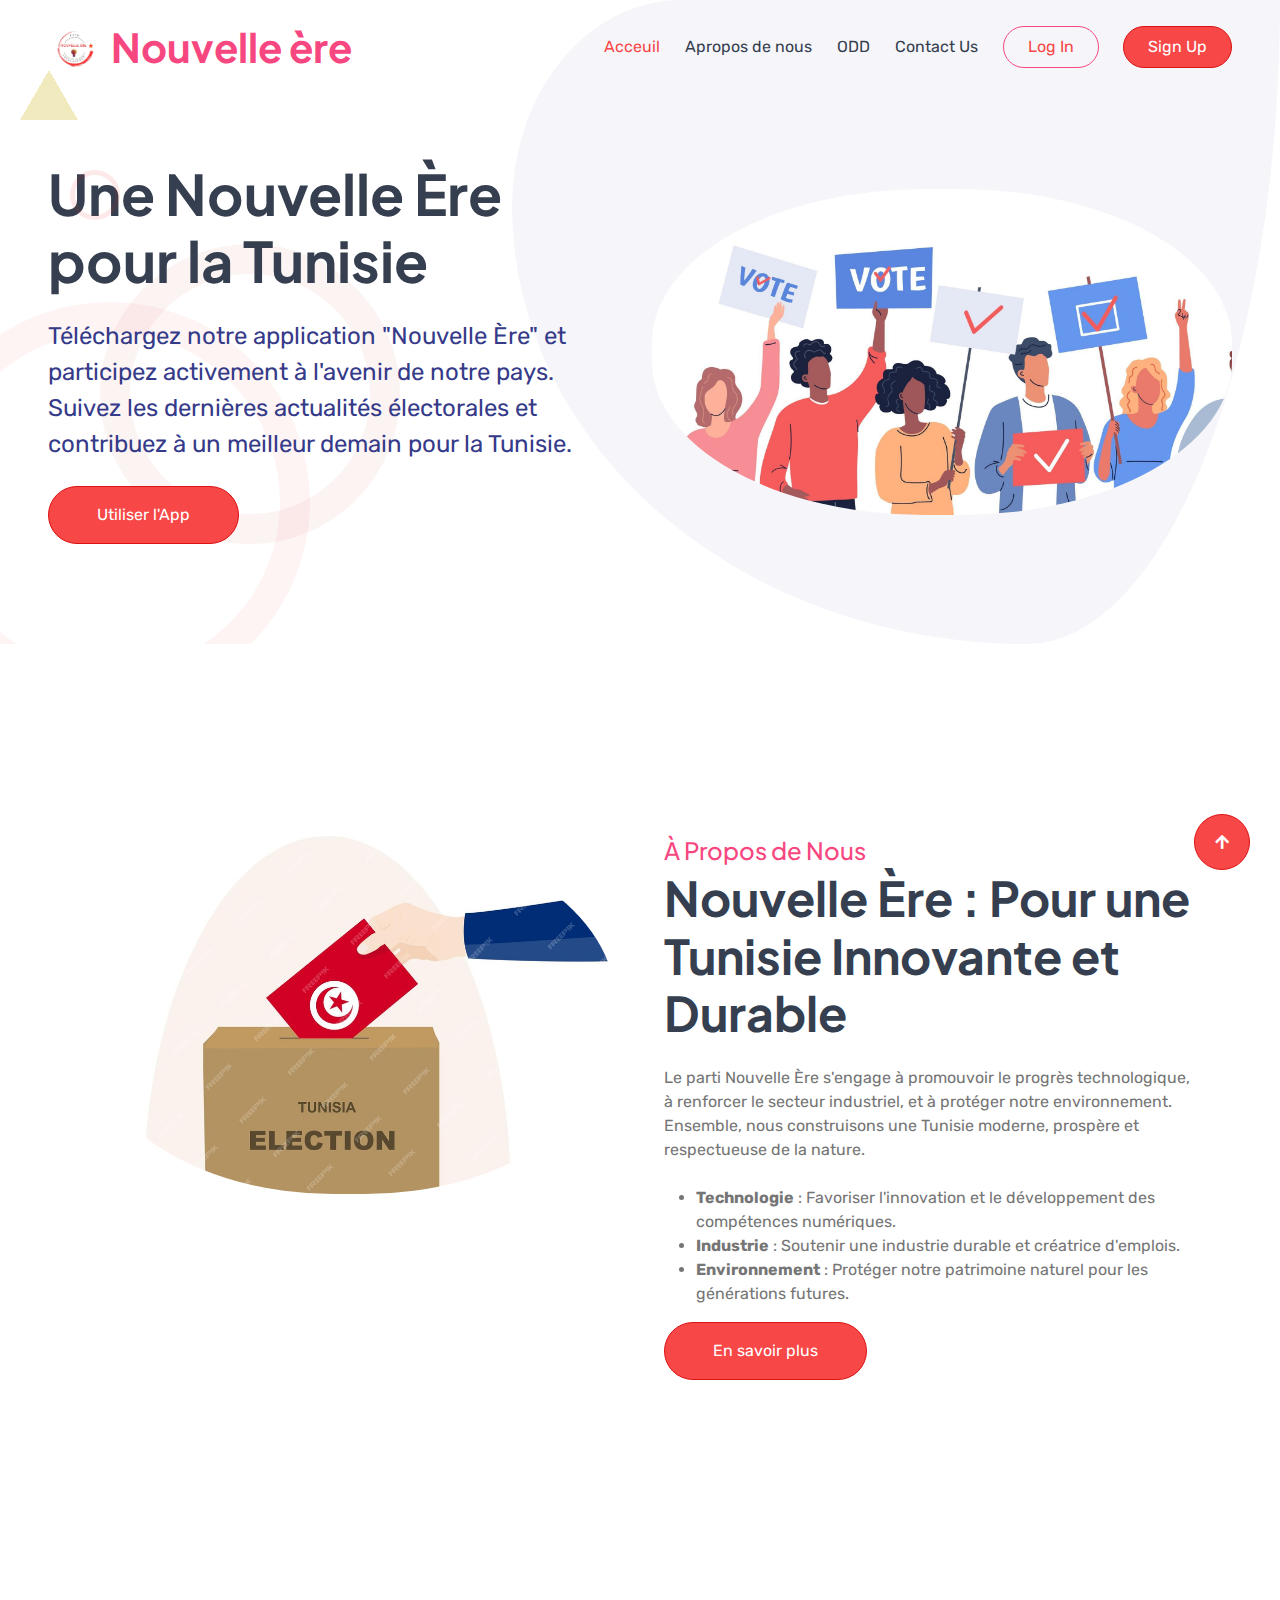
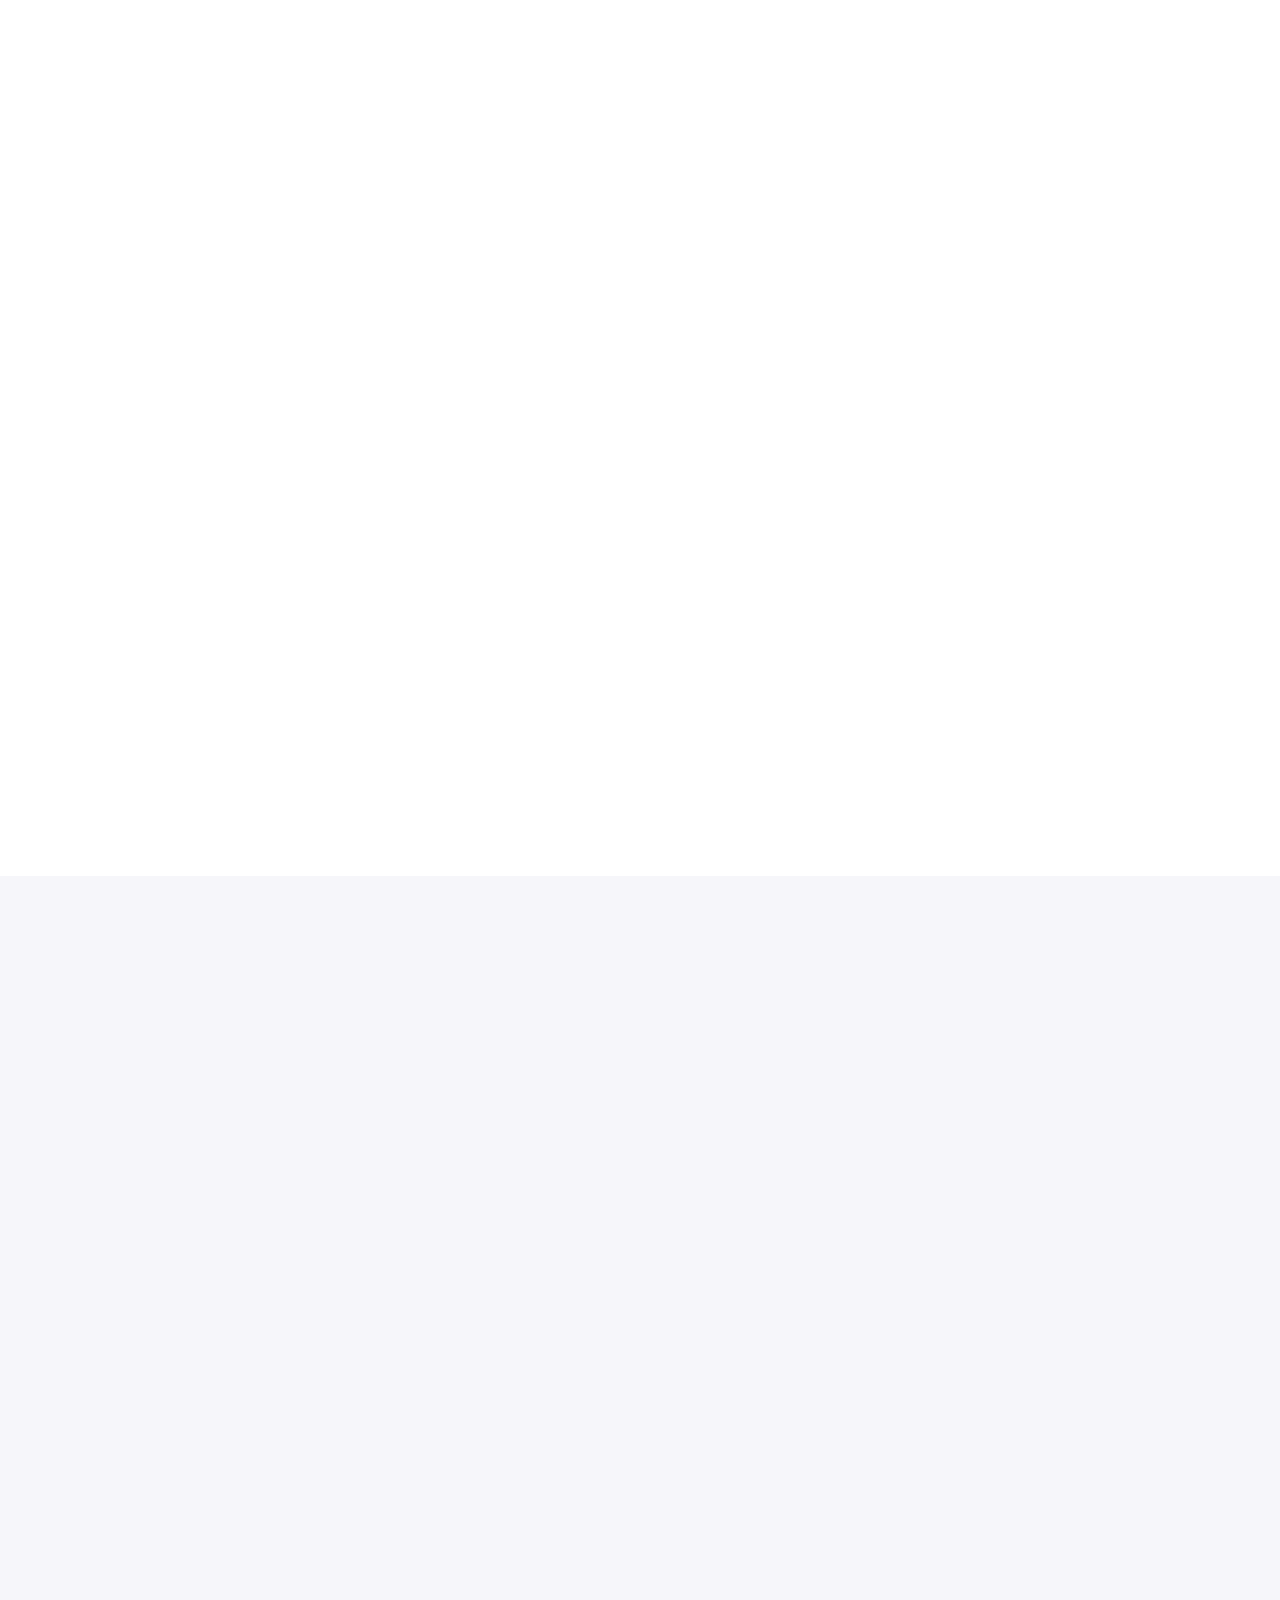
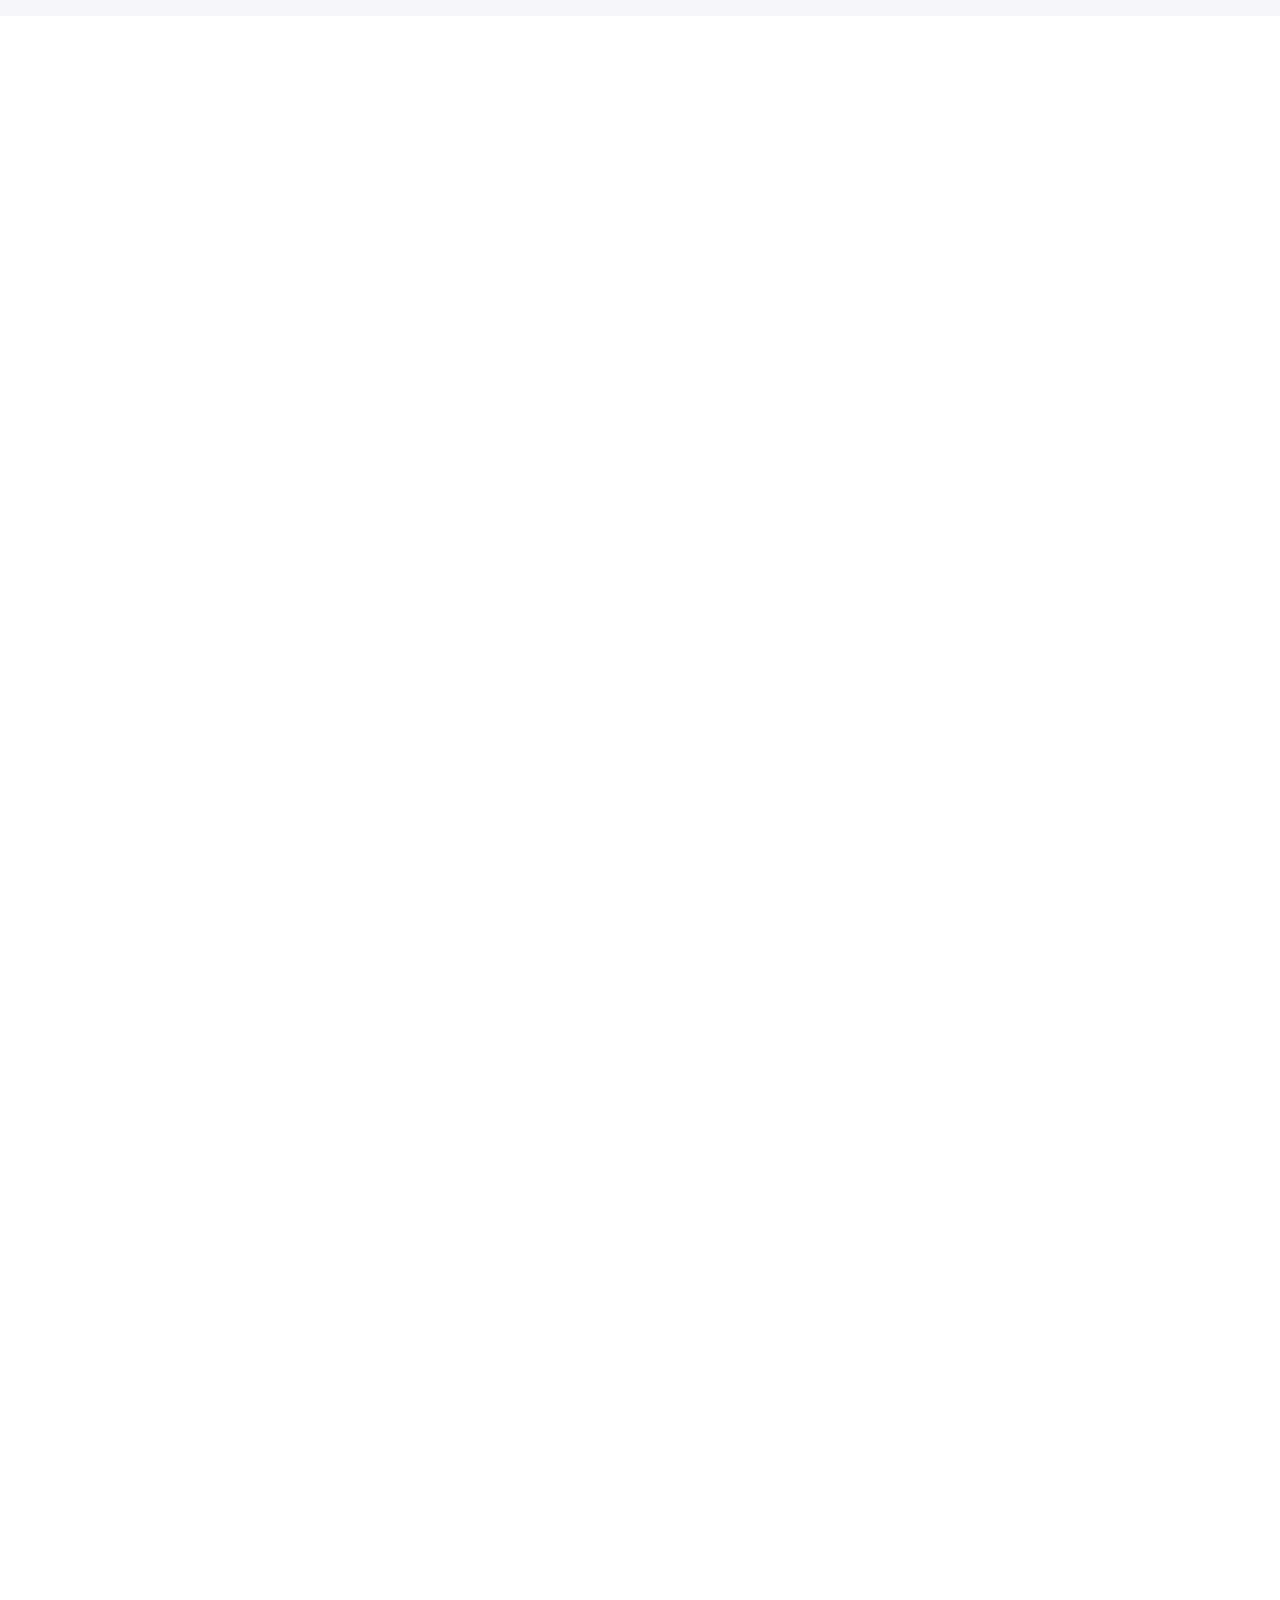
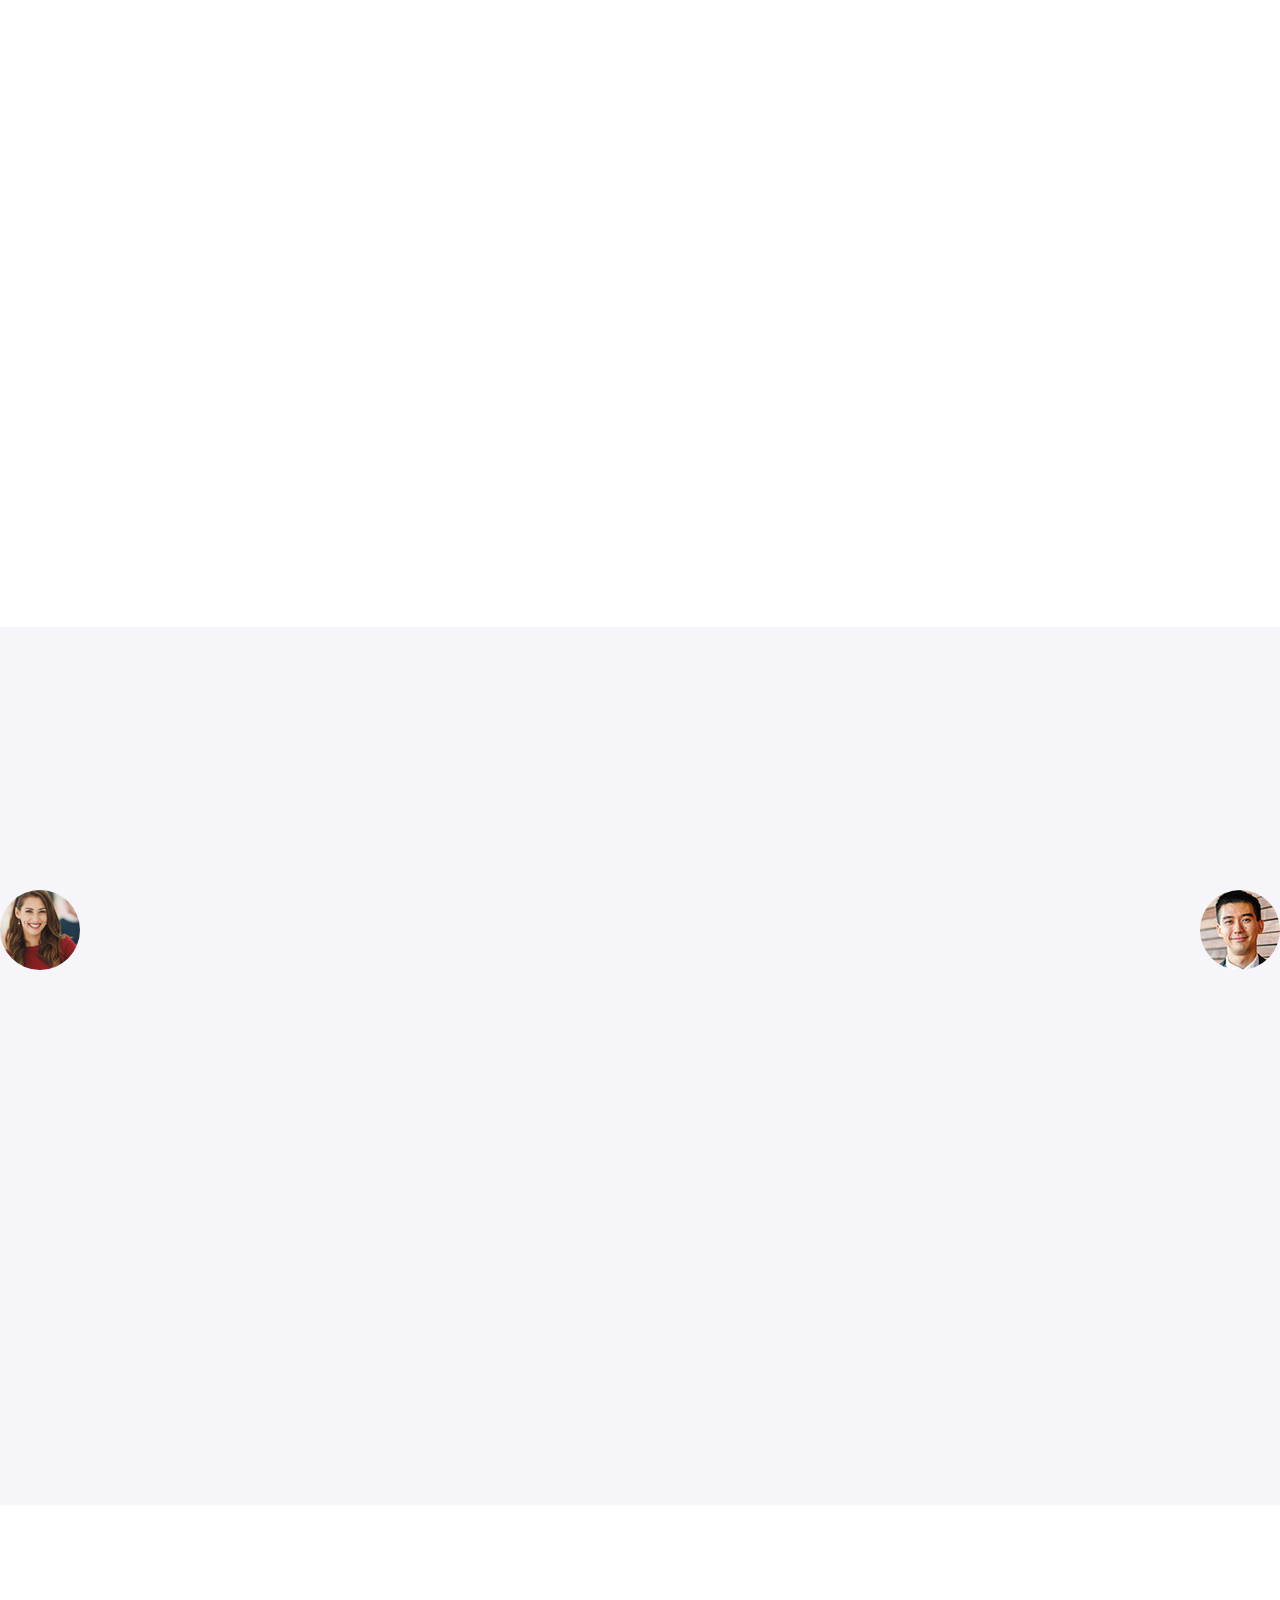
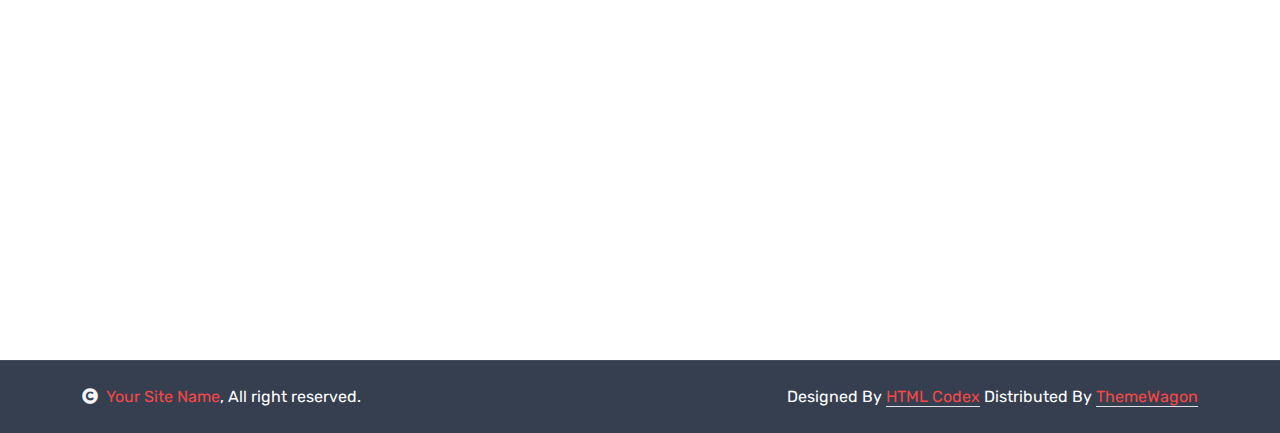
<file: index.html>
<!DOCTYPE html>
<html lang="en">

    <head>
        <meta charset="utf-8">
        <title>Mailler - SaaS Website Template</title>
        <meta content="width=device-width, initial-scale=1.0" name="viewport">
        <meta content="" name="keywords">
        <meta content="" name="description">

        <!-- Google Web Fonts -->
        <link rel="preconnect" href="https://fonts.googleapis.com">
        <link rel="preconnect" href="https://fonts.gstatic.com" crossorigin>
        <link href="https://fonts.googleapis.com/css2?family=Plus+Jakarta+Sans:wght@500;600;700&family=Rubik:wght@400;500&display=swap" rel="stylesheet"> 

        <!-- Icon Font Stylesheet -->
        <link rel="stylesheet" href="https://use.fontawesome.com/releases/v5.15.4/css/all.css"/>
        <link href="https://cdn.jsdelivr.net/npm/bootstrap-icons@1.4.1/font/bootstrap-icons.css" rel="stylesheet">

        <!-- Libraries Stylesheet -->
        <link href="lib/animate/animate.min.css" rel="stylesheet">
        <link href="lib/owlcarousel/assets/owl.carousel.min.css" rel="stylesheet">
        <link href="lib/lightbox/css/lightbox.min.css" rel="stylesheet">


        <!-- Customized Bootstrap Stylesheet -->
        <link href="css/bootstrap.min.css" rel="stylesheet">

        <!-- Template Stylesheet -->
        <link href="css/style.css" rel="stylesheet">
    </head>

    <body>

        <!-- Spinner Start -->
        <div id="spinner" class="show bg-white position-fixed translate-middle w-100 vh-100 top-50 start-50 d-flex align-items-center justify-content-center">
            <div class="spinner-border text-primary" style="width: 3rem; height: 3rem;" role="status">
                <span class="sr-only">Loading...</span>
            </div>
        </div>
        <!-- Spinner End -->
        <style>
            .navbar-brand {
                display: flex;
                align-items: center; /* Aligne verticalement l'image et le texte */
                text-decoration: none; /* Supprime le soulignement */
            }
    
            .navbar-logo {
                width: 150px;
    height: auto; /* Maintient les proportions */
    margin-right: 10px;; /* Ajoute un espace entre l'image et le texte */
            }
    
            .navbar-title {
                font-size: 24px; /* Ajustez la taille du texte */
                color: #007bff; /* Couleur bleue primaire */
                margin: 0; /* Supprime les marges */
            }
        </style>
        <!-- Navbar & Hero Start -->
        <div class="container-fluid header position-relative overflow-hidden p-0">
            <nav class="navbar navbar-expand-lg fixed-top navbar-light px-4 px-lg-5 py-3 py-lg-0">
                <a href="index.html" class="navbar-brand d-flex align-items-center p-0">
                    <img src="img/logo4.png" alt="Logo" style="height: 50px; margin-right: 10px;">
                    <h1 class="display-6 text-primary m-0">Nouvelle ère</h1>
                </a>
                
                <button class="navbar-toggler" type="button" data-bs-toggle="collapse" data-bs-target="#navbarCollapse">
                    <span class="fa fa-bars"></span>
                </button>
                <div class="collapse navbar-collapse" id="navbarCollapse">
                    <div class="navbar-nav ms-auto py-0">
                        <a href="index.html" class="nav-item nav-link active">Acceuil</a>
                        <a href="about.html" class="nav-item nav-link">Apropos de nous</a>
                        <a href="service.html" class="nav-item nav-link">ODD</a>
                      
                        <a href="contact.html" class="nav-item nav-link">Contact Us</a>
                    </div>
                    <a href="#" class="btn btn-light border border-primary rounded-pill text-primary py-2 px-4 me-4">Log In</a>
                    <a href="#" class="btn btn-primary rounded-pill text-white py-2 px-4">Sign Up</a>
                </div>
            </nav>


            <!-- Hero Header Start -->
            <div class="hero-header overflow-hidden px-5">
                <div class="rotate-img">
                    <img src="img/sty-1.png" class="img-fluid w-100" alt="Image de fond patriotique">
                    <div class="rotate-sty-2"></div>
                </div>
                <div class="row gy-5 align-items-center" style="color: rgb(49, 57, 155);">
                    <div class="col-lg-6 wow fadeInLeft" data-wow-delay="0.1s" style="color: rgb(53, 58, 137);">
                        <h1 class="display-4 text-dark mb-4 wow fadeInUp" data-wow-delay="0.3s">Une Nouvelle Ère pour la Tunisie</h1>
                        <p class="fs-4 mb-4 wow fadeInUp" data-wow-delay="0.5s">Téléchargez notre application "Nouvelle Ère" et participez activement à l'avenir de notre pays. Suivez les dernières actualités électorales et contribuez à un meilleur demain pour la Tunisie.</p>
                        <a href="#" class="btn btn-primary rounded-pill py-3 px-5 wow fadeInUp" data-wow-delay="0.7s">Utiliser l'App</a>
                    </div>
                    <div class="col-lg-6 wow fadeInRight" data-wow-delay="0.2s">
                        <img src="img/rop.jpg" class="img-fluid w-100 h-100 rounded-image" alt="Image patriotique">
                    </div>
                </div>
            </div>
            
            <!-- Hero Header End -->
        </div>
        <!-- Navbar & Hero End -->


        <!-- About Start -->
        <div class="container-fluid overflow-hidden py-5" style="margin-top: 6rem;">
            <div class="container py-5">
                <div class="row g-5">
                    <div class="col-lg-6 wow fadeInUp" data-wow-delay="0.1s">
                        <div class="RotateMoveLeft">
                            <img src="img/tunisie-vote-concept-homme-main-urne-jour-election-vecteur-drapeau-tunisie_655111-3336 (1).jpg" class="img-fluid w-100 h-100 rounded-image" alt="Image de Nouvelle ère">
                        </div>
                    </div>
                    <div class="col-lg-6 wow fadeInUp" data-wow-delay="0.3s">
                        <h4 class="mb-1 text-primary">À Propos de Nous</h4>
                        <h1 class="display-5 mb-4">Nouvelle Ère : Pour une Tunisie Innovante et Durable</h1>
                        <p class="mb-4">Le parti Nouvelle Ère s'engage à promouvoir le progrès technologique, à renforcer le secteur industriel, et à protéger notre environnement. Ensemble, nous construisons une Tunisie moderne, prospère et respectueuse de la nature.</p>
                        <ul>
                            <li><strong>Technologie</strong> : Favoriser l'innovation et le développement des compétences numériques.</li>
                            <li><strong>Industrie</strong> : Soutenir une industrie durable et créatrice d'emplois.</li>
                            <li><strong>Environnement</strong> : Protéger notre patrimoine naturel pour les générations futures.</li>
                        </ul>
                        <a href="#" class="btn btn-primary rounded-pill py-3 px-5">En savoir plus</a>
                    </div>
                </div>
            </div>
        </div>
        
        <!-- About End -->


        <!-- Service Start -->
        <div class="container-fluid py-5" style="margin-top: 6rem;">
            <div class="container py-5">
                <div class="text-center mx-auto mb-5 wow fadeInUp" data-wow-delay="0.1s" style="max-width: 900px;">
                    <h4 class="mb-1 text-primary">Flashs des Projets Futurs</h4>
                    <h1 class="display-5 mb-4">Découvrez Nos Projets Innovants pour une Nouvelle Tunisie</h1>
                    <p class="mb-0">Nous sommes engagés à bâtir un avenir meilleur grâce à des projets axés sur la technologie, l'industrie et la durabilité. Voici un aperçu des initiatives à venir qui transformeront notre société et notre économie.</p>
                </div>
                <div class="row g-4 justify-content-center">
                    <div class="col-md-6 col-lg-4 col-xl-3 wow fadeInUp" data-wow-delay="0.1s">
                        <div class="service-item text-center rounded p-4">
                            <div class="service-icon d-inline-block bg-light rounded p-4 mb-4"><i class="fas fa-industry fa-5x text-secondary"></i></div>
                            <div class="service-content">
                                <h4 class="mb-4">Industrie Verte</h4>
                                <p class="mb-4">Promouvoir des projets industriels respectueux de l'environnement pour une croissance durable.</p>
                                <a href="#" class="btn btn-light rounded-pill text-primary py-2 px-4">Lire Plus</a>
                            </div>
                        </div>
                    </div>
                    <div class="col-md-6 col-lg-4 col-xl-3 wow fadeInUp" data-wow-delay="0.3s">
                        <div class="service-item text-center rounded p-4">
                            <div class="service-icon d-inline-block bg-light rounded p-4 mb-4"><i class="fas fa-seedling fa-5x text-secondary"></i></div>
                            <div class="service-content">
                                <h4 class="mb-4">Développement Durable</h4>
                                <p class="mb-4">Initiatives pour préserver notre environnement et bâtir un avenir vert pour tous.</p>
                                <a href="#" class="btn btn-light rounded-pill text-primary py-2 px-4">Lire Plus</a>
                            </div>
                        </div>
                    </div>
                    <div class="col-md-6 col-lg-4 col-xl-3 wow fadeInUp" data-wow-delay="0.5s">
                        <div class="service-item text-center rounded p-4">
                            <div class="service-icon d-inline-block bg-light rounded p-4 mb-4"><i class="fas fa-robot fa-5x text-secondary"></i></div>
                            <div class="service-content">
                                <h4 class="mb-4">Technologie et Innovation</h4>
                                <p class="mb-4">Investir dans les nouvelles technologies pour une économie numérique forte.</p>
                                <a href="#" class="btn btn-light rounded-pill text-primary py-2 px-4">Lire Plus</a>
                            </div>
                        </div>
                    </div>
                    <div class="col-md-6 col-lg-4 col-xl-3 wow fadeInUp" data-wow-delay="0.7s">
                        <div class="service-item text-center rounded p-4">
                            <div class="service-icon d-inline-block bg-light rounded p-4 mb-4"><i class="fas fa-solar-panel fa-5x text-secondary"></i></div>
                            <div class="service-content">
                                <h4 class="mb-4">Énergie Renouvelable</h4>
                                <p class="mb-4">Projets pour développer les énergies vertes et réduire notre dépendance aux énergies fossiles.</p>
                                <a href="#" class="btn btn-light rounded-pill text-primary py-2 px-4">Lire Plus</a>
                            </div>
                        </div>
                    </div>
                </div>
            </div>
        </div>
        
        <!-- Service End -->

    
        <!-- 
        <div class="container-fluid feature overflow-hidden py-5">
            <div class="container py-5">
                <div class="text-center mx-auto mb-5 wow fadeInUp" data-wow-delay="0.1s" style="max-width: 900px;">
                    <h4 class="text-primary">Our Feature</h4>
                    <h1 class="display-5 mb-4">Important Features For Email Marketing</h1>
                    <p class="mb-0">Dolor sit amet consectetur, adipisicing elit. Ipsam, beatae maxime. Vel animi eveniet doloremque reiciendis soluta iste provident non rerum illum perferendis earum est architecto dolores vitae quia vero quod incidunt culpa corporis, porro doloribus. Voluptates nemo doloremque cum.
                    </p>
                </div>
                <div class="row g-4 justify-content-center text-center mb-5">
                    <div class="col-md-6 col-lg-4 col-xl-3 wow fadeInUp" data-wow-delay="0.1s">
                        <div class="text-center p-4">
                            <div class="d-inline-block rounded bg-light p-4 mb-4"><i class="fas fa-envelope fa-5x text-secondary" style="color: red;"></i></div>
                            <div class="feature-content">
                                <a href="#" class="h4">Email Marketing 
                                    <i class="fa fa-long-arrow-alt-right" style="color: red;"></i>
                                </a>
                                <p class="mt-4 mb-0">Lorem ipsum dolor sit amet consectetur adipisicing elit. consectetur adipisicing elit.</p>
                            </div>
                        </div>
                    </div>
                    <div class="col-md-6 col-lg-4 col-xl-3 wow fadeInUp" data-wow-delay="0.3s">
                        <div class="text-center p-4">
                            <div class="d-inline-block rounded bg-light p-4 mb-4"><i class="fas fa-mail-bulk fa-5x text-secondary"  style="color: red;"></i></div>
                            <div class="feature-content">
                                <a href="#" class="h4">Email Builder <i class="fa fa-long-arrow-alt-right"  style="color: red;"></i></a>
                                <p class="mt-4 mb-0">Lorem ipsum dolor sit amet consectetur adipisicing elit.consectetur adipisicing elit
                                </p>
                            </div>
                        </div>
                    </div>
                    <div class="col-md-6 col-lg-4 col-xl-3 wow fadeInUp" data-wow-delay="0.5s">
                        <div class="text-center rounded p-4">
                            <div class="d-inline-block rounded bg-light p-4 mb-4"><i class="fas fa-sitemap fa-5x text-secondary" style="color: red;"></i></div>
                            <div class="feature-content">
                                <a href="#" class="h4">Customer Builder <i class="fa fa-long-arrow-alt-right "" style="color: red;"></i></a>
                                <p class="mt-4 mb-0">Lorem ipsum dolor sit amet consectetur adipisicing elit.consectetur adipisicing elit
                                </p>
                            </div>
                        </div>
                    </div>
                    <div class="col-md-6 col-lg-4 col-xl-3 wow fadeInUp" data-wow-delay="0.7s">
                        <div class="text-center rounded p-4">
                            <div class="d-inline-block rounded bg-light p-4 mb-4"><i class="fas fa-tasks fa-5x text-secondary" style="color: red;"></i></div>
                            <div class="feature-content">
                                <a href="#" class="h4">Campaign Manager <i class="fa fa-long-arrow-alt-right"  style="color: red;"></i></a>
                                <p class="mt-4 mb-0">Lorem ipsum dolor sit amet consectetur adipisicing elit.consectetur adipisicing elit
                                </p>
                            </div>
                        </div>
                    </div>
                    <div class="col-12 wow fadeInUp" data-wow-delay="0.1s">
                        <div class="my-3">
                            <a href="#" class="btn btn-primary d-inline rounded-pill px-5 py-3">More Features</a>
                        </div>
                    </div>
                </div>
                <div class="row g-5 pt-5" style="margin-top: 6rem;">
                    <div class="col-lg-6 wow fadeInLeft" data-wow-delay="0.1s">
                        <div class="feature-img RotateMoveLeft h-100" style="object-fit: cover;">
                            <img src="img/features-1.png" class="img-fluid w-100 h-100" alt="">
                        </div>
                    </div>
                    <div class="col-lg-6 wow fadeInRight" data-wow-delay="0.1s">
                        <h4 class="text-primary">Fearutes</h4>
                        <h1 class="display-5 mb-4">Push Your Visitors Into Happy Customers</h1>
                        <p class="mb-4">Lorem ipsum dolor sit amet, consectetur adipisicing elit. Accusantium, suscipit itaque quaerat dicta porro illum, autem, molestias ut animi ab aspernatur dolorum officia nam dolore. Voluptatibus aliquam earum labore atque.
                        </p>
                        <div class="row g-4">
                            <div class="col-6">
                                <div class="d-flex">
                                    <i class="fas fa-newspaper fa-4x text-secondary"style="color: red;"></i>
                                    <div class="d-flex flex-column ms-3">
                                        <h2 class="mb-0 fw-bold">285</h2>
                                        <small class="text-dark">Created Projects</small>
                                    </div>
                                </div>
                            </div>
                            <div class="col-6">
                                <div class="d-flex">
                                    <i class="fas fa-users fa-4x text-secondary  style="color: red;""></i>
                                    <div class="d-flex flex-column ms-3">
                                        <h2 class="mb-0 fw-bold">6560</h2>
                                        <small class="text-dark">Happy Clients</small>
                                    </div>
                                </div>
                            </div>
                        </div>
                        <div class="my-4">
                            <a href="#" class="btn btn-primary rounded-pill py-3 px-5">Read More</a>
                        </div>
                    </div>
                </div>
            </div>
        </div>
       Feature End -->


        <!-- FAQ Start -->
        <div class="container-fluid FAQ bg-light overflow-hidden py-5">
            <div class="container py-5">
                <div class="row g-5 align-items-center">
                    <div class="col-lg-6 wow fadeInLeft" data-wow-delay="0.1s">
                       <div class="accordion" id="accordionExample">
                            <div class="accordion-item border-0 mb-4">
                                <h2 class="accordion-header" id="headingOne">
                                    <button class="accordion-button rounded-top" type="button" data-bs-toggle="collapse" data-bs-target="#collapseOne" aria-expanded="true" aria-controls="collapseTOne">
                                        Pourquoi nous choisir en tant que parti politique ?
                                    </button>
                                </h2>
                                <div id="collapseOne" class="accordion-collapse collapse show" aria-labelledby="headingOne" data-bs-parent="#accordionExample">
                                    <div class="accordion-body my-2">
                                        <h5>Technologie et innovation au cœur de notre démarche</h5>
                                        <p>Notre parti place la technologie au centre de son action, en investissant dans les solutions innovantes qui transforment les secteurs clés tels que l'éducation, la santé, et l'économie. Nous croyons qu'une société prospère repose sur des outils digitaux accessibles à tous.</p>
                                        <p>Nous travaillons à créer un écosystème technologique durable, propice à l'innovation industrielle, et mettons l'accent sur des politiques favorisant la recherche, le développement et l'entrepreneuriat.</p>
                                    </div>
                                </div>
                            </div>
                            <div class="accordion-item border-0 mb-4">
                                <h2 class="accordion-header" id="headingTwo">
                                    <button class="accordion-button collapsed rounded-top" type="button" data-bs-toggle="collapse" data-bs-target="#collapseTwo" aria-expanded="false" aria-controls="collapseTwo">
                                        Engagement pour un avenir durable
                                    </button>
                                </h2>
                                <div id="collapseTwo" class="accordion-collapse collapse" aria-labelledby="headingTwo" data-bs-parent="#accordionExample">
                                    <div class="accordion-body my-2">
                                        <h5>Protection de l'environnement et développement durable</h5>
                                        <p>Nous plaçons l'environnement au centre de nos priorités, en mettant en œuvre des politiques concrètes pour lutter contre le changement climatique, réduire les émissions de carbone et préserver les ressources naturelles.</p>
                                        <p>Grâce à des investissements dans les énergies renouvelables, le transport durable et l'économie circulaire, nous assurons un avenir meilleur pour les générations futures.</p>
                                    </div>
                                </div>
                            </div>
                            <div class="accordion-item border-0">
                                <h2 class="accordion-header" id="headingThree">
                                    <button class="accordion-button collapsed rounded-top" type="button" data-bs-toggle="collapse" data-bs-target="#collapseThree" aria-expanded="false" aria-controls="collapseThree">
                                        Éducation pour tous
                                    </button>
                                </h2>
                                <div id="collapseThree" class="accordion-collapse collapse" aria-labelledby="headingThree" data-bs-parent="#accordionExample">
                                    <div class="accordion-body my-2">
                                        <h5>Une éducation moderne et inclusive</h5>
                                        <p>Nous croyons que l'accès à une éducation de qualité est le droit de chaque citoyen. Notre parti s'engage à renforcer l'égalité des chances grâce à des programmes d'enseignement modernes, intégrant la technologie et préparant les jeunes aux défis de demain.</p>
                                        <p>Nous œuvrons pour une collaboration active entre les institutions éducatives, les entreprises et le secteur public afin de créer des opportunités de formation adaptées aux évolutions du marché du travail.</p>
                                    </div>
                                </div>
                            </div>
                       </div>
                    </div>
                    <div class="col-lg-6 wow fadeInRight" data-wow-delay="0.3s">
                        <div class="FAQ-img RotateMoveRight rounded">
                            <img src="img/5176422.jpg" class="img-fluid w-100 h-100 rounded-image" alt="">
                        </div>
                    </div>
                </div>
            </div>
        </div>
        
        <!-- FAQ End -->


        <!-- Pricing Start -->
        <div class="container-fluid value-added py-5">
            <div class="container py-5">
                <div class="text-center mx-auto mb-5 wow fadeInUp" data-wow-delay="0.1s" style="max-width: 900px;">
                    <h4 class="text-primary">Valeur Ajoutée</h4>
                    <h1 class="display-5 mb-4">Pourquoi Choisir Nouvelle Ère de Parti Politique ?</h1>
                    <p class="mb-0">Découvrez comment notre application révolutionne la gestion politique, facilite l'engagement citoyen et optimise la stratégie des partis politiques. Notre plateforme propose des outils puissants pour une gestion efficace et transparente.</p>
                </div>
                <div class="row g-5 justify-content-center">
                    <div class="col-md-6 col-lg-6 col-xl-4 wow fadeInUp" data-wow-delay="0.1s">
                        <div class="value-item bg-light rounded text-center">
                            <div class="text-center text-dark border-bottom d-flex flex-column justify-content-center p-4" style="width: 100%; height: 160px;">
                                <p class="fs-2 fw-bold text-uppercase mb-0">Partenariat</p>
                                <div class="d-flex justify-content-center">
                                    <strong class="align-self-start">Gratuit</strong>
                                </div>
                            </div>
                            <div class="text-start p-5">
                                <p><i class="fas fa-check text-success me-1"></i> Accès à des outils de campagne</p>
                                <p><i class="fas fa-check text-success me-1"></i> Formation et coaching politique</p>
                                <p><i class="fas fa-check text-success me-1"></i> Suivi des actions des électeurs</p>
                                <p><i class="fas fa-check text-success me-1"></i> Analyse de la performance électorale</p>
                                <p><i class="fas fa-check text-success me-1"></i> Collaboration avec les partis partenaires</p>
                                <p class="mb-4"><i class="fas fa-times text-danger me-1"></i> Accès aux fonctionnalités avancées</p>
                                <button class="btn btn-light rounded-pill py-2 px-5" type="button">Rejoindre</button>
                            </div>
                        </div>
                    </div>
                    <div class="col-md-6 col-lg-6 col-xl-4 wow fadeInUp" data-wow-delay="0.3s">
                        <div class="value-item bg-light rounded text-center">
                            <div class="value-item-offer">Populaire</div>
                            <div class="text-center text-primary border-bottom d-flex flex-column justify-content-center p-4" style="width: 100%; height: 160px;">
                                <p class="fs-2 fw-bold text-uppercase mb-0">Standard</p>
                                <div class="d-flex justify-content-center">
                                    <strong class="align-self-start">€</strong>
                                    <p class="mb-0"><span class="display-5">19</span>/mo</p>
                                </div>
                            </div>
                            <div class="text-start p-5">
                                <p><i class="fas fa-check text-success me-1"></i> Outils de gestion des campagnes</p>
                                <p><i class="fas fa-check text-success me-1"></i> Gestion des événements politiques</p>
                                <p><i class="fas fa-check text-success me-1"></i> Outils d'analyse des électeurs</p>
                                <p><i class="fas fa-check text-success me-1"></i> Dashboard personnalisé</p>
                                <p><i class="fas fa-check text-success me-1"></i> Assistance et support en ligne</p>
                                <p><i class="fas fa-times text-danger me-1"></i> Accès complet aux données internes</p>
                                <button class="btn btn-light rounded-pill py-2 px-5" type="button">Commencer</button>
                            </div>
                        </div>
                    </div>
                    <div class="col-md-6 col-lg-6 col-xl-4 wow fadeInUp" data-wow-delay="0.5s">
                        <div class="value-item bg-light rounded text-center">
                            <div class="text-center text-secondary border-bottom d-flex flex-column justify-content-center p-4" style="width: 100%; height: 160px;">
                                <p class="fs-2 fw-bold text-uppercase mb-0">Premium</p>
                                <div class="d-flex justify-content-center">
                                    <strong class="align-self-start">€</strong>
                                    <p class="mb-0"><span class="display-5">39</span>/mo</p>
                                </div>
                            </div>
                            <div class="text-start p-5">
                                <p><i class="fas fa-check text-success me-1"></i> Outils de gestion avancée des campagnes</p>
                                <p><i class="fas fa-check text-success me-1"></i> Analyse des tendances électorales</p>
                                <p><i class="fas fa-check text-success me-1"></i> Accès aux rapports détaillés</p>
                                <p><i class="fas fa-check text-success me-1"></i> Planification stratégique</p>

                                <p><i class="fas fa-times text-danger me-1"></i> Accès limité aux fonctionnalités de gestion interne</p>
                                <button class="btn btn-light rounded-pill py-2 px-5" type="button">Rejoindre</button>
                            </div>
                        </div>
                    </div>
                </div>
            </div>
        </div>
        
        <!-- Pricing End -->


        <!-- Blog Start -->
        <div class="container-fluid blog py-5">
            <div class="container py-5">
                <div class="text-center mx-auto mb-5 wow fadeInUp" data-wow-delay="0.1s" style="max-width: 900px;">
                    <h4 class="text-primary">Nos ODD</h4>
                    <h1 class="display-5 mb-4">Rejoignez-Nous Dans la Réalisation de Nos Objectifs Durables</h1>
                    <p class="mb-0">Nos objectifs portent sur la technologie, l'environnement, l'infrastructure et l'éducation, afin de construire un avenir plus juste et durable pour tous.</p>
                </div>
                <div class="row g-4 justify-content-center">
                    <!-- Technologie -->
                    <div class="col-md-6 col-lg-4 col-xl-3 wow fadeInUp" data-wow-delay="0.1s">
                        <div class="blog-item">
                            <div class="blog-img">
                                <img src="img/imagees.jfif" class="img-fluid w-100" alt="Technologie">
                                <div class="blog-info">
                                    <span><i class="fa fa-clock"></i> Jan 15, 2024</span>
                                    <div class="d-flex">
                                        <span class="me-3"> 8 <i class="fa fa-heart"></i></span>
                                        <a href="#" class="text-white">4 <i class="fa fa-comment"></i></a>
                                    </div>
                                </div>
                            </div>
                            <div class="blog-content text-dark border p-4">
                                <h5 class="mb-4">Technologie pour le développement durable</h5>
                                <p class="mb-4">Utiliser les technologies pour favoriser un développement économique et social inclusif et durable.</p>
                                <a class="btn btn-light rounded-pill py-2 px-4" href="#">En savoir plus</a>
                            </div>
                        </div>
                    </div>
                    <!-- Environnement -->
                    <div class="col-md-6 col-lg-4 col-xl-3 wow fadeInUp" data-wow-delay="0.3s">
                        <div class="blog-item">
                            <div class="blog-img">
                                <img src="img/téléchargement.png" class="img-fluid w-100" alt="Environnement">
                                <div class="blog-info">
                                    <span><i class="fa fa-clock"></i> Jan 18, 2024</span>
                                    <div class="d-flex">
                                        <span class="me-3"> 14 <i class="fa fa-heart"></i></span>
                                        <a href="#" class="text-white">6 <i class="fa fa-comment"></i></a>
                                    </div>
                                </div>
                            </div>
                            <div class="blog-content text-dark border p-4">
                                <h5 class="mb-4">Préservation de l'environnement</h5>
                                <p class="mb-4">Agir pour protéger notre planète et préserver ses ressources naturelles pour les générations futures.</p>
                                <a class="btn btn-light rounded-pill py-2 px-4" href="#">En savoir plus</a>
                            </div>
                        </div>
                    </div>
                    <!-- Infrastructure -->
                    <div class="col-md-6 col-lg-4 col-xl-3 wow fadeInUp" data-wow-delay="0.5s">
                        <div class="blog-item">
                            <div class="blog-img">
                                <img src="img/téléchargement.jfif" class="img-fluid w-100" alt="Infrastructure">
                                <div class="blog-info">
                                    <span><i class="fa fa-clock"></i> Jan 22, 2024</span>
                                    <div class="d-flex">
                                        <span class="me-3"> 10 <i class="fa fa-heart"></i></span>
                                        <a href="#" class="text-white">3 <i class="fa fa-comment"></i></a>
                                    </div>
                                </div>
                            </div>
                            <div class="blog-content text-dark border p-4">
                                <h5 class="mb-4">Développement d'infrastructures durables</h5>
                                <p class="mb-4">Investir dans des infrastructures résilientes et durables pour améliorer la qualité de vie et l'accès à des services essentiels.</p>
                                <a class="btn btn-light rounded-pill py-2 px-4" href="#">En savoir plus</a>
                            </div>
                        </div>
                    </div>
                    <!-- Éducation -->
                    <div class="col-md-6 col-lg-4 col-xl-3 wow fadeInUp" data-wow-delay="0.7s">
                        <div class="blog-item">
                            <div class="blog-img">
                                <img src="img/F_SDG-goals_icons-individual-rgb-04.png" class="img-fluid w-100" alt="Éducation">
                                <div class="blog-info">
                                    <span><i class="fa fa-clock"></i> Jan 25, 2024</span>
                                    <div class="d-flex">
                                        <span class="me-3"> 18 <i class="fa fa-heart"></i></span>
                                        <a href="#" class="text-white">7 <i class="fa fa-comment"></i></a>
                                    </div>
                                </div>
                            </div>
                            <div class="blog-content text-dark border p-4">
                                <h5 class="mb-4">Éducation et formation de qualité</h5>
                                <p class="mb-4">Assurer une éducation de qualité, équitable et inclusive pour promouvoir des opportunités d'apprentissage tout au long de la vie.</p>
                                <a class="btn btn-light rounded-pill py-2 px-4" href="#">En savoir plus</a>
                            </div>
                        </div>
                    </div>
                </div>
            </div>
        </div>
        
        <!-- Blog End -->


        <!-- Testimonial Start -->
        <div class="container-fluid testimonial py-5">
            <div class="container py-5">
                <div class="text-center mx-auto mb-5 wow fadeInUp" data-wow-delay="0.1s" style="max-width: 900px;">
                    <h4 class="text-primary">Témoignages</h4>
                    <h1 class="display-5 mb-4">Ce Que Nos Partisans Disent de Nous</h1>
                    <p class="mb-0">Notre parti est soutenu par des citoyens engagés qui croient en un avenir meilleur. Découvrez leurs témoignages et leur vision pour un changement positif et durable.</p>
                </div>
                <div class="testimonial-carousel owl-carousel wow zoomInDown" data-wow-delay="0.2s">
                    <!-- Témoignage 1 -->
                    <div class="testimonial-item" data-dot="<img class='img-fluid' src='img/testimonial-img-1.jpg' alt=''>">
                        <div class="testimonial-inner text-center p-5">
                            <div class="d-flex align-items-center justify-content-center mb-4">
                                <div class="testimonial-inner-img border border-primary border-3 me-4" style="width: 100px; height: 100px; border-radius: 50%;">
                                    <img src="img/testimonial-img-1.jpg" class="img-fluid rounded-circle" alt="Témoin 1">
                                </div>
                                <div>
                                    <h5 class="mb-2">Marie Dupont</h5>
                                    <p class="mb-0">Paris, France</p>
                                </div>
                            </div>
                            <p class="fs-7">"Je soutiens ce parti parce qu'il met l'accent sur des politiques sociales qui profitent à toute la population. L'éducation, la santé, et l'égalité sont des priorités pour moi, et je crois qu'ils ont la vision nécessaire pour transformer notre avenir."</p>
                            <div class="text-center">
                                <div class="d-flex justify-content-center">
                                    <i class="fas fa-star text-primary"></i>
                                    <i class="fas fa-star text-primary"></i>
                                    <i class="fas fa-star text-primary"></i>
                                    <i class="fas fa-star text-primary"></i>
                                    <i class="fas fa-star text-primary"></i>
                                </div>
                            </div>
                        </div>
                    </div>
                    <!-- Témoignage 2 -->
                    <div class="testimonial-item" data-dot="<img class='img-fluid' src='img/testimonial-img-2.jpg' alt=''>">
                        <div class="testimonial-inner text-center p-5">
                            <div class="d-flex align-items-center justify-content-center mb-4">
                                <div class="testimonial-inner-img border border-primary border-3 me-4" style="width: 100px; height: 100px; border-radius: 50%;">
                                    <img src="img/testimonial-img-2.jpg" class="img-fluid rounded-circle" alt="Témoin 2">
                                </div>
                                <div>
                                    <h5 class="mb-2">Ahmed Benali</h5>
                                    <p class="mb-0">Tunis, Tunisie</p>
                                </div>
                            </div>
                            <p class="fs-7">"Ce parti offre une nouvelle perspective sur la politique et l'économie. Ils sont déterminés à résoudre les problèmes de chômage et de pauvreté. Je suis fier de les soutenir dans leur lutte pour un changement réel et durable."</p>
                            <div class="text-center">
                                <div class="d-flex justify-content-center">
                                    <i class="fas fa-star text-primary"></i>
                                    <i class="fas fa-star text-primary"></i>
                                    <i class="fas fa-star text-primary"></i>
                                    <i class="fas fa-star text-primary"></i>
                                    <i class="fas fa-star text-primary"></i>
                                </div>
                            </div>
                        </div>
                    </div>
                    <!-- Témoignage 3 -->
                    <div class="testimonial-item" data-dot="<img class='img-fluid' src='img/testimonial-img-3.jpg' alt=''>">
                        <div class="testimonial-inner text-center p-5">
                            <div class="d-flex align-items-center justify-content-center mb-4">
                                <div class="testimonial-inner-img border border-primary border-3 me-4" style="width: 100px; height: 100px; border-radius: 50%;">
                                    <img src="img/testimonial-img-3.jpg" class="img-fluid rounded-circle" alt="Témoin 3">
                                </div>
                                <div>
                                    <h5 class="mb-2">Sophie Durand</h5>
                                    <p class="mb-0">Marseille, France</p>
                                </div>
                            </div>
                            <p class="fs-7">"Je soutiens ce mouvement car il défend une politique de justice sociale, d'égalité des droits et de développement durable. Ils ont une vraie volonté d'améliorer la vie des citoyens en mettant en place des réformes concrètes."</p>
                            <div class="text-center">
                                <div class="d-flex justify-content-center">
                                    <i class="fas fa-star text-primary"></i>
                                    <i class="fas fa-star text-primary"></i>
                                    <i class="fas fa-star text-primary"></i>
                                    <i class="fas fa-star text-primary"></i>
                                    <i class="fas fa-star text-primary"></i>
                                </div>
                            </div>
                        </div>
                    </div>
                </div>
            </div>
        </div>
        
        <!-- Testimonial End -->


        <!-- Footer Start -->
        <div class="container-fluid footer py-5 wow fadeIn" data-wow-delay="0.2s">
            <div class="container py-5">
                <div class="row g-5">
                    <div class="col-md-6 col-lg-6 col-xl-3">
                        <div class="footer-item d-flex flex-column">
                            <h4 class="text-dark mb-4">Company</h4>
                            <a href=""> Why Mailler?</a>
                            <a href=""> Our Features</a>
                            <a href=""> Our Portfolio</a>
                            <a href=""> About Us</a>
                            <a href=""> Our Blog & News</a>
                            <a href=""> Get In Touch</a>
                        </div>
                    </div>
                    <div class="col-md-6 col-lg-6 col-xl-3">
                        <div class="footer-item d-flex flex-column">
                            <h4 class="mb-4 text-dark">Quick Links</h4>
                            <a href=""> About Us</a>
                            <a href=""> Contact Us</a>
                            <a href=""> Privacy Policy</a>
                            <a href=""> Terms & Conditions</a>
                            <a href=""> Our Blog & News</a>
                            <a href=""> Our Team</a>
                        </div>
                    </div>
                    <div class="col-md-6 col-lg-6 col-xl-3">
                        <div class="footer-item d-flex flex-column">
                            <h4 class="mb-4 text-dark">Services</h4>
                            <a href=""> All Services</a>
                            <a href=""> Promotional Emails</a>
                            <a href=""> Product Updates</a>
                            <a href=""> Email Marketing</a>
                            <a href=""> Acquistion Emails</a>
                            <a href=""> Retention Emails</a>
                        </div>
                    </div>
                    <div class="col-md-6 col-lg-6 col-xl-3">
                        <div class="footer-item d-flex flex-column">
                            <h4 class="mb-4 text-dark">Contact Info</h4>
                            <a href=""><i class="fa fa-map-marker-alt me-2"></i> 123 Street, New York, USA</a>
                            <a href=""><i class="fas fa-envelope me-2"></i> info@example.com</a>
                            <a href=""><i class="fas fa-phone me-2"></i> +012 345 67890</a>
                            <a href="" class="mb-3"><i class="fas fa-print me-2"></i> +012 345 67890</a>
                            <div class="d-flex align-items-center">
                                <i class="fas fa-share fa-2x text-secondary me-2"></i>
                                <a class="btn-square btn btn-primary rounded-circle mx-1" href=""><i class="fab fa-facebook-f"></i></a>
                                <a class="btn-square btn btn-primary rounded-circle mx-1" href=""><i class="fab fa-twitter"></i></a>
                                <a class="btn-square btn btn-primary rounded-circle mx-1" href=""><i class="fab fa-instagram"></i></a>
                                <a class="btn-square btn btn-primary rounded-circle mx-1" href=""><i class="fab fa-linkedin-in"></i></a>
                            </div>
                        </div>
                    </div>
                </div>
            </div>
        </div>
        <!-- Footer End -->

        
        <!-- Copyright Start -->
        <div class="container-fluid copyright py-4">
            <div class="container">
                <div class="row g-4 align-items-center">
                    <div class="col-md-6 text-center text-md-start mb-md-0">
                        <span class="text-white"><a href="#"><i class="fas fa-copyright text-light me-2"></i>Your Site Name</a>, All right reserved.</span>
                    </div>
                    <div class="col-md-6 text-center text-md-end text-white">
                        <!--/*** This template is free as long as you keep the below author’s credit link/attribution link/backlink. ***/-->
                        <!--/*** If you'd like to use the template without the below author’s credit link/attribution link/backlink, ***/-->
                        <!--/*** you can purchase the Credit Removal License from "https://htmlcodex.com/credit-removal". ***/-->
                        Designed By <a class="border-bottom" href="https://htmlcodex.com">HTML Codex</a> Distributed By <a class="border-bottom" href="https://themewagon.com">ThemeWagon</a>
                    </div>
                </div>
            </div>
        </div>
        <!-- Copyright End -->


        <!-- Back to Top -->
        <a href="#" class="btn btn-primary btn-lg-square back-to-top"><i class="fa fa-arrow-up"></i></a>   

        
    <!-- JavaScript Libraries -->
    <script src="https://ajax.googleapis.com/ajax/libs/jquery/3.6.4/jquery.min.js"></script>
    <script src="https://cdn.jsdelivr.net/npm/bootstrap@5.0.0/dist/js/bootstrap.bundle.min.js"></script>
    <script src="lib/wow/wow.min.js"></script>
    <script src="lib/easing/easing.min.js"></script>
    <script src="lib/waypoints/waypoints.min.js"></script>
    <script src="lib/counterup/counterup.min.js"></script>
    <script src="lib/owlcarousel/owl.carousel.min.js"></script>
    <script src="lib/lightbox/js/lightbox.min.js"></script>
    

    <!-- Template Javascript -->
    <script src="js/main.js"></script>
    </body>

</html>
</file>
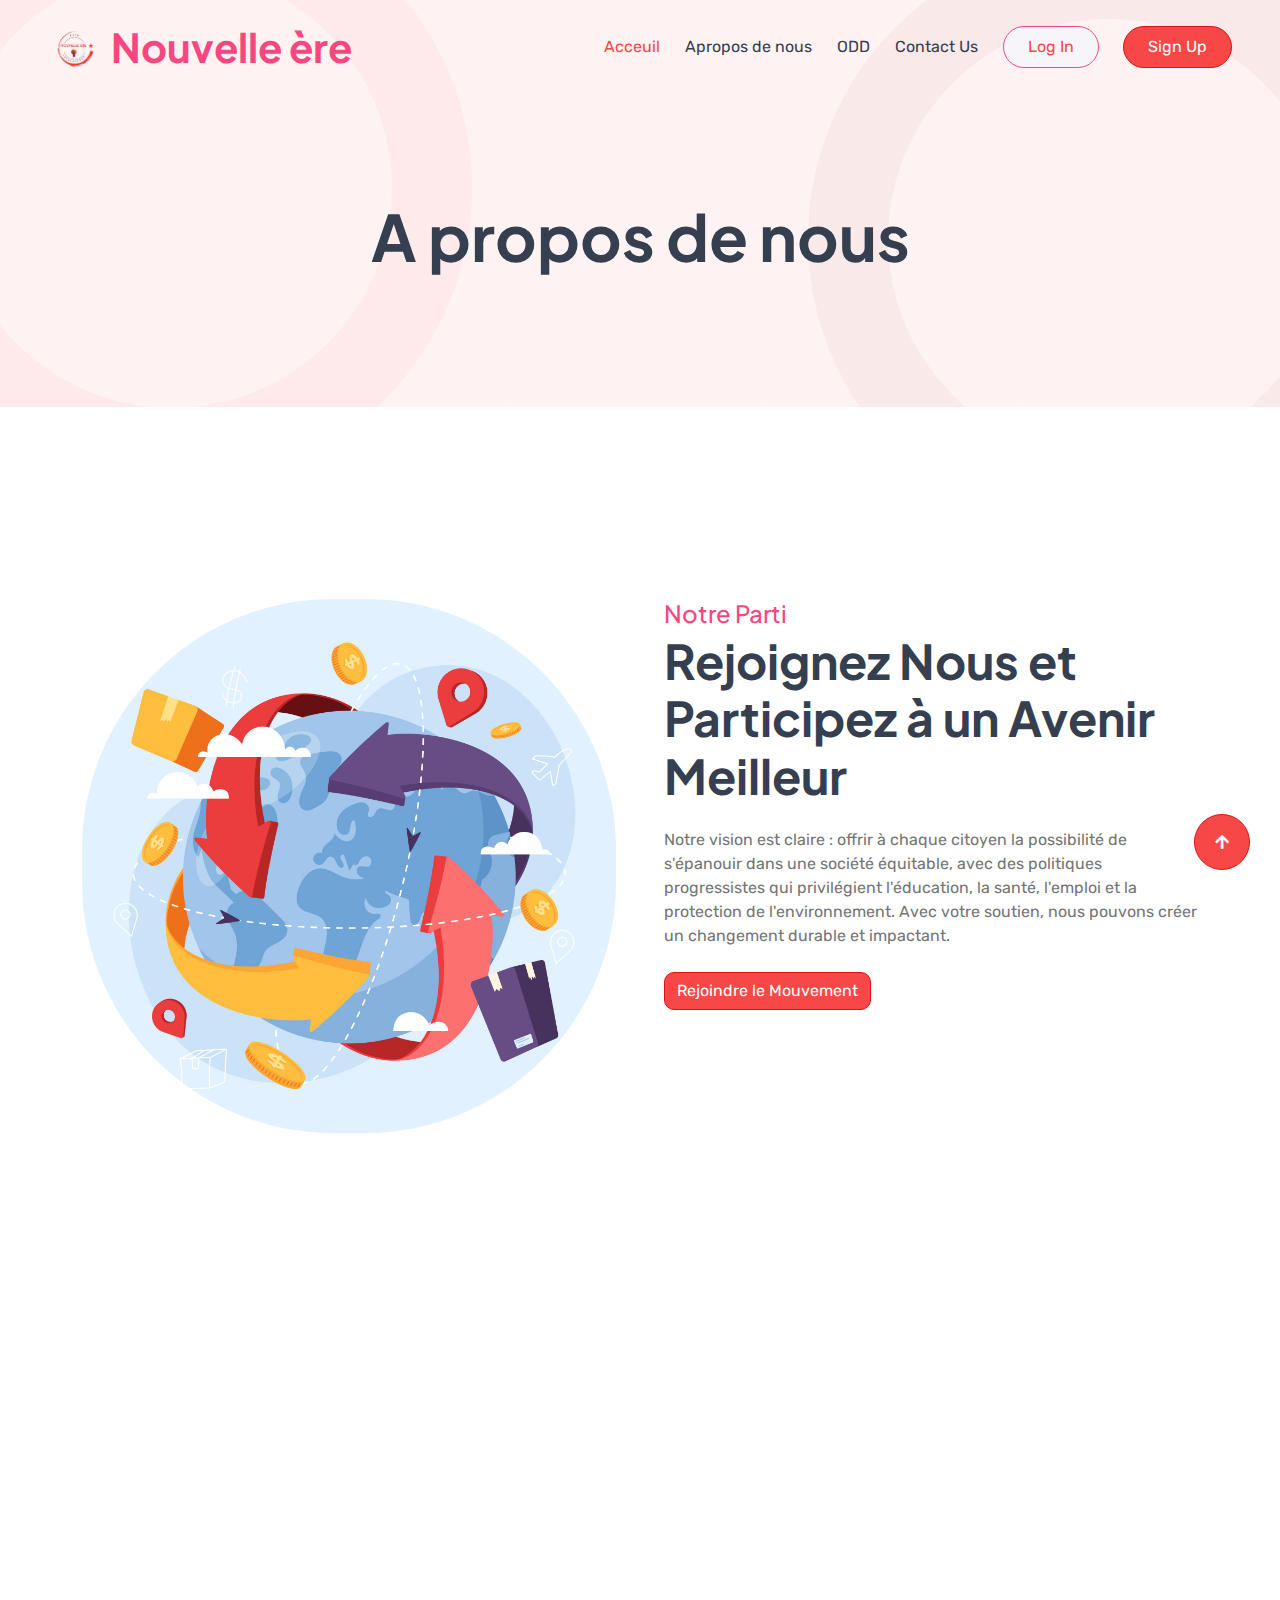
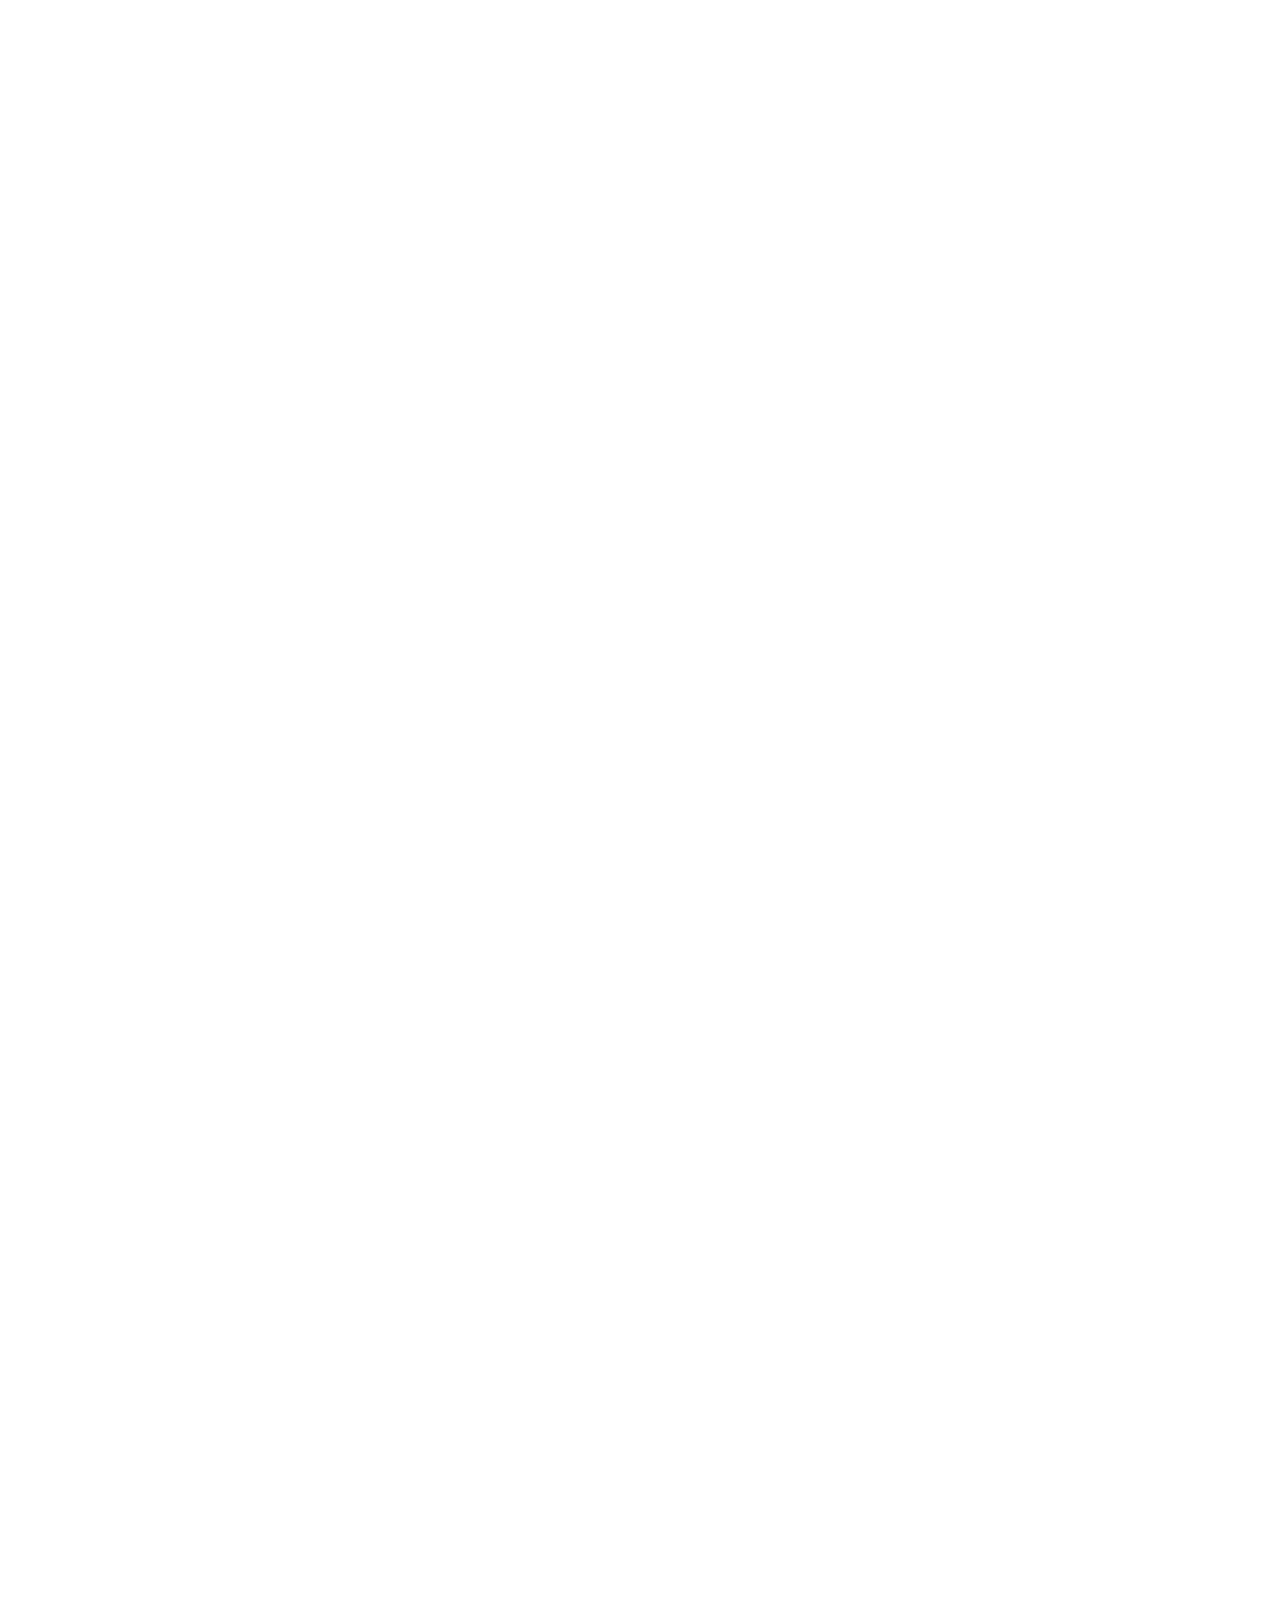
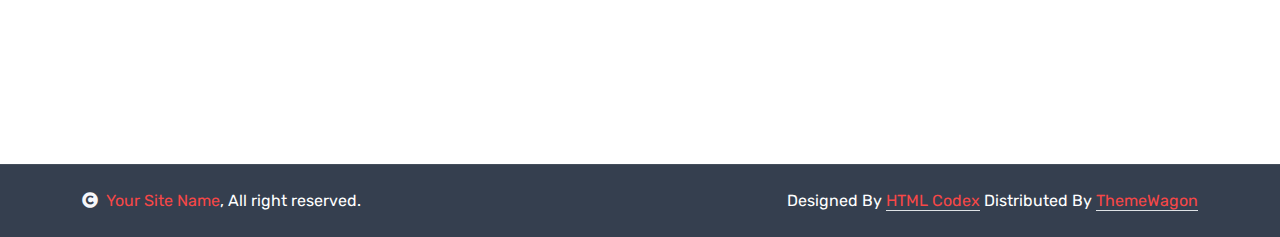
<file: about.html>
<!DOCTYPE html>
<html lang="en">

    <head>
        <meta charset="utf-8">
        <title>Mailler - SaaS Website Template</title>
        <meta content="width=device-width, initial-scale=1.0" name="viewport">
        <meta content="" name="keywords">
        <meta content="" name="description">

        <!-- Google Web Fonts -->
        <link rel="preconnect" href="https://fonts.googleapis.com">
        <link rel="preconnect" href="https://fonts.gstatic.com" crossorigin>
        <link href="https://fonts.googleapis.com/css2?family=Plus+Jakarta+Sans:wght@500;600;700&family=Rubik:wght@400;500&display=swap" rel="stylesheet"> 

        <!-- Icon Font Stylesheet -->
        <link rel="stylesheet" href="https://use.fontawesome.com/releases/v5.15.4/css/all.css"/>
        <link href="https://cdn.jsdelivr.net/npm/bootstrap-icons@1.4.1/font/bootstrap-icons.css" rel="stylesheet">

        <!-- Libraries Stylesheet -->
        <link href="lib/animate/animate.min.css" rel="stylesheet">
        <link href="lib/owlcarousel/assets/owl.carousel.min.css" rel="stylesheet">
        <link href="lib/lightbox/css/lightbox.min.css" rel="stylesheet">


        <!-- Customized Bootstrap Stylesheet -->
        <link href="css/bootstrap.min.css" rel="stylesheet">

        <!-- Template Stylesheet -->
        <link href="css/style.css" rel="stylesheet">
    </head>

    <body>

        <!-- Spinner Start -->
        <div id="spinner" class="show bg-white position-fixed translate-middle w-100 vh-100 top-50 start-50 d-flex align-items-center justify-content-center">
            <div class="spinner-border text-primary" style="width: 3rem; height: 3rem;" role="status">
                <span class="sr-only">Loading...</span>
            </div>
        </div>
        <!-- Spinner End -->


        <!-- Navbar & Hero Start -->
        <div class="container-fluid p-0">
            <nav class="navbar navbar-expand-lg navbar-light bg-transparent px-4 px-lg-5 py-3 py-lg-0">
                <a href="index.html" class="navbar-brand d-flex align-items-center p-0">
                    <img src="img/logo4.png" alt="Logo" style="height: 50px; margin-right: 10px;">
                    <h1 class="display-6 text-primary m-0">Nouvelle ère</h1>
                </a>
                
                <button class="navbar-toggler" type="button" data-bs-toggle="collapse" data-bs-target="#navbarCollapse">
                    <span class="fa fa-bars"></span>
                </button>
                <div class="collapse navbar-collapse" id="navbarCollapse">
                    <div class="navbar-nav ms-auto py-0">
                        <a href="index.html" class="nav-item nav-link active">Acceuil</a>
                        <a href="about.html" class="nav-item nav-link">Apropos de nous</a>
                        <a href="service.html" class="nav-item nav-link">ODD</a>
                      
                        <a href="contact.html" class="nav-item nav-link">Contact Us</a>
                    </div>
                    <a href="#" class="btn btn-light border border-primary rounded-pill text-primary py-2 px-4 me-4">Log In</a>
                    <a href="#" class="btn btn-primary rounded-pill text-white py-2 px-4">Sign Up</a>
                </div>
            </nav>
        </div>
        <!-- Navbar & Hero End -->


         <!-- Header Start -->
         <div class="container-fluid bg-breadcrumb">
            <ul class="breadcrumb-animation">
                <li></li>
                <li></li>
                <li></li>
                <li></li>
                <li></li>
                <li></li>
                <li></li>
                <li></li>
                <li></li>
                <li></li>
            </ul>
            <div class="container text-center py-5" style="max-width: 900px;">
                <h3 class="display-3 mb-4 wow fadeInDown" data-wow-delay="0.1s">A propos de nous</h1>
                 
            </div>
        </div>
        <!-- Header End -->


        <!-- About Start -->
        <div class="container-fluid overflow-hidden py-5 mt-5">
            <div class="container py-5">
                <div class="row g-5">
                    <div class="col-lg-6 wow fadeInUp" data-wow-delay="0.1s">
                        <div class="RotateMoveLeft">
                            <img src="img/6174301.jpg" class="img-fluid w-100 h-70 rounded-image" alt="Image du parti">
                        </div>
                    </div>
                    <div class="col-lg-6 wow fadeInUp" data-wow-delay="0.3s">
                        <h4 class="mb-1 text-primary">Notre Parti</h4>
                        <h1 class="display-5 mb-4">Rejoignez Nous et Participez à un Avenir Meilleur</h1>
                        <p class="mb-4">Notre vision est claire : offrir à chaque citoyen la possibilité de s'épanouir dans une société équitable, avec des politiques progressistes qui privilégient l'éducation, la santé, l'emploi et la protection de l'environnement. Avec votre soutien, nous pouvons créer un changement durable et impactant.</p>
                        <a href="#join-us" class="btn btn-primary">Rejoindre le Mouvement</a>
                    </div>
                </div>
            </div>
        </div>
        
        <!-- About End -->


        <!-- Feature Start -->
        <div class="container-fluid feature overflow-hidden py-5">
            <div class="container py-5">
                <div class="text-center mx-auto mb-5 wow fadeInUp" data-wow-delay="0.1s" style="max-width: 900px;">
                    <h4 class="text-primary">Comment Participer</h4>
                    <h1 class="display-5 mb-4">Rejoignez le Mouvement en Quelques Étapes Simples</h1>
                    <p class="mb-0">Rejoindre notre parti via notre application est facile et rapide. Suivez ces étapes simples pour commencer à faire partie du changement et contribuer activement à la construction d'un avenir meilleur.</p>
                </div>
                <div class="row g-4 justify-content-center text-center mb-5">
                    <div class="col-md-6 col-lg-4 col-xl-3 wow fadeInUp" data-wow-delay="0.1s">
                        <div class="text-center p-4">
                            <div class="d-inline-block rounded bg-light p-4 mb-4"><i class="fas fa-user-plus fa-5x text-secondary"></i></div>
                            <div class="feature-content">
                                <a href="#" class="h4">S'inscrire <i class="fa fa-long-arrow-alt-right"></i></a>
                                <p class="mt-4 mb-0">Créez un compte sur l'application pour rejoindre notre mouvement et recevoir des mises à jour sur les événements à venir.</p>
                            </div>
                        </div>
                    </div>
                    <div class="col-md-6 col-lg-4 col-xl-3 wow fadeInUp" data-wow-delay="0.3s">
                        <div class="text-center p-4">
                            <div class="d-inline-block rounded bg-light p-4 mb-4"><i class="fas fa-calendar-check fa-5x text-secondary"></i></div>
                            <div class="feature-content">
                                <a href="#" class="h4">Participer à des événements <i class="fa fa-long-arrow-alt-right"></i></a>
                                <p class="mt-4 mb-0">Inscrivez-vous aux événements, rencontres et campagnes pour soutenir notre mission et rencontrer d'autres membres actifs.</p>
                            </div>
                        </div>
                    </div>
                    <div class="col-md-6 col-lg-4 col-xl-3 wow fadeInUp" data-wow-delay="0.5s">
                        <div class="text-center p-4">
                            <div class="d-inline-block rounded bg-light p-4 mb-4"><i class="fas fa-users fa-5x text-secondary"></i></div>
                            <div class="feature-content">
                                <a href="#" class="h4">Collaborer avec nos memebres <i class="fa fa-long-arrow-alt-right"></i></a>
                                <p class="mt-4 mb-0">Rejoignez des groupes de travail pour partager vos idées et collaborer avec d'autres citoyens passionnés par le changement.</p>
                            </div>
                        </div>
                    </div>
                    <div class="col-md-6 col-lg-4 col-xl-3 wow fadeInUp" data-wow-delay="0.7s">
                        <div class="text-center p-4">
                            <div class="d-inline-block rounded bg-light p-4 mb-4"><i class="fas fa-bullhorn fa-5x text-secondary"></i></div>
                            <div class="feature-content">
                                <a href="#" class="h4">Gérer une campagne <i class="fa fa-long-arrow-alt-right"></i></a>
                                <p class="mt-4 mb-0">Prenez part à des initiatives locales et aidez à organiser des campagnes pour faire entendre notre message auprès de tous.</p>
                            </div>
                        </div>
                    </div>
                    <div class="col-12 wow fadeInUp" data-wow-delay="0.1s">
                        <div class="my-3">
                            <a href="#" class="btn btn-primary d-inline rounded-pill px-5 py-3">Découvrir Plus d'Étapes</a>
                        </div>
                    </div>
                </div>
                <div class="row g-5 pt-5" style="margin-top: 6rem;">
                    <div class="col-lg-6 wow fadeInLeft" data-wow-delay="0.1s">
                        <div class="feature-img RotateMoveLeft h-100" style="object-fit: cover;">
                            <img src="img/features-1.png" class="img-fluid w-100 h-100" alt="Image de l'application">
                        </div>
                    </div>
                    <div class="col-lg-6 wow fadeInRight" data-wow-delay="0.1s">
                        <h4 class="text-primary">Notre Engagement</h4>
                        <h1 class="display-5 mb-4">Ensemble, Faisons Avancer le Pays</h1>
                        <p class="mb-4">En rejoignant notre mouvement, vous faites un pas vers la construction d'une société plus équitable et juste. Nous croyons que chaque action compte et ensemble, nous pouvons atteindre un changement durable. Grâce à notre application, vous serez constamment informé et impliqué dans les actions qui façonnent l'avenir.</p>
                        <div class="row g-4">
                            <div class="col-6">
                                <div class="d-flex">
                                    <i class="fas fa-cogs fa-4x text-secondary"></i>
                                    <div class="d-flex flex-column ms-3">
                                        <h2 class="mb-0 fw-bold">120+</h2>
                                        <small class="text-dark">Campagnes Menées</small>
                                    </div>
                                </div>
                            </div>
                            <div class="col-6">
                                <div class="d-flex">
                                    <i class="fas fa-handshake fa-4x text-secondary"></i>
                                    <div class="d-flex flex-column ms-3">
                                        <h2 class="mb-0 fw-bold">4500+</h2>
                                        <small class="text-dark">Membres Actifs</small>
                                    </div>
                                </div>
                            </div>
                        </div>
                        <div class="my-4">
                            <a href="#" class="btn btn-primary rounded-pill py-3 px-5">Savoir Plus</a>
                        </div>
                    </div>
                </div>
            </div>
        </div>
        
        <!-- Feature End -->



        <!-- Footer Start -->
        <div class="container-fluid footer py-5 wow fadeIn" data-wow-delay="0.2s">
            <div class="container py-5">
                <div class="row g-5">
                    <div class="col-md-6 col-lg-6 col-xl-3">
                        <div class="footer-item d-flex flex-column">
                            <h4 class="text-dark mb-4">Company</h4>
                            <a href=""> Why Mailler?</a>
                            <a href=""> Our Features</a>
                            <a href=""> Our Portfolio</a>
                            <a href=""> About Us</a>
                            <a href=""> Our Blog & News</a>
                            <a href=""> Get In Touch</a>
                        </div>
                    </div>
                    <div class="col-md-6 col-lg-6 col-xl-3">
                        <div class="footer-item d-flex flex-column">
                            <h4 class="mb-4 text-dark">Quick Links</h4>
                            <a href=""> About Us</a>
                            <a href=""> Contact Us</a>
                            <a href=""> Privacy Policy</a>
                            <a href=""> Terms & Conditions</a>
                            <a href=""> Our Blog & News</a>
                            <a href=""> Our Team</a>
                        </div>
                    </div>
                    <div class="col-md-6 col-lg-6 col-xl-3">
                        <div class="footer-item d-flex flex-column">
                            <h4 class="mb-4 text-dark">Services</h4>
                            <a href=""> All Services</a>
                            <a href=""> Promotional Emails</a>
                            <a href=""> Product Updates</a>
                            <a href=""> Email Marketing</a>
                            <a href=""> Acquistion Emails</a>
                            <a href=""> Retention Emails</a>
                        </div>
                    </div>
                    <div class="col-md-6 col-lg-6 col-xl-3">
                        <div class="footer-item d-flex flex-column">
                            <h4 class="mb-4 text-dark">Contact Info</h4>
                            <a href=""><i class="fa fa-map-marker-alt me-2"></i> 123 Street, New York, USA</a>
                            <a href=""><i class="fas fa-envelope me-2"></i> info@example.com</a>
                            <a href=""><i class="fas fa-phone me-2"></i> +012 345 67890</a>
                            <a href="" class="mb-3"><i class="fas fa-print me-2"></i> +012 345 67890</a>
                            <div class="d-flex align-items-center">
                                <i class="fas fa-share fa-2x text-secondary me-2"></i>
                                <a class="btn-square btn btn-primary rounded-circle mx-1" href=""><i class="fab fa-facebook-f"></i></a>
                                <a class="btn-square btn btn-primary rounded-circle mx-1" href=""><i class="fab fa-twitter"></i></a>
                                <a class="btn-square btn btn-primary rounded-circle mx-1" href=""><i class="fab fa-instagram"></i></a>
                                <a class="btn-square btn btn-primary rounded-circle mx-1" href=""><i class="fab fa-linkedin-in"></i></a>
                            </div>
                        </div>
                    </div>
                </div>
            </div>
        </div>
        <!-- Footer End -->

        
        <!-- Copyright Start -->
        <div class="container-fluid copyright py-4">
            <div class="container">
                <div class="row g-4 align-items-center">
                    <div class="col-md-6 text-center text-md-start mb-md-0">
                        <span class="text-white"><a href="#"><i class="fas fa-copyright text-light me-2"></i>Your Site Name</a>, All right reserved.</span>
                    </div>
                    <div class="col-md-6 text-center text-md-end text-white">
                        <!--/*** This template is free as long as you keep the below author’s credit link/attribution link/backlink. ***/-->
                        <!--/*** If you'd like to use the template without the below author’s credit link/attribution link/backlink, ***/-->
                        <!--/*** you can purchase the Credit Removal License from "https://htmlcodex.com/credit-removal". ***/-->
                        Designed By <a class="border-bottom" href="https://htmlcodex.com">HTML Codex</a> Distributed By <a class="border-bottom" href="https://themewagon.com">ThemeWagon</a>
                    </div>
                </div>
            </div>
        </div>
        <!-- Copyright End -->


        <!-- Back to Top -->
        <a href="#" class="btn btn-primary btn-lg-square back-to-top"><i class="fa fa-arrow-up"></i></a>   

        
    <!-- JavaScript Libraries -->
    <script src="https://ajax.googleapis.com/ajax/libs/jquery/3.6.4/jquery.min.js"></script>
    <script src="https://cdn.jsdelivr.net/npm/bootstrap@5.0.0/dist/js/bootstrap.bundle.min.js"></script>
    <script src="lib/wow/wow.min.js"></script>
    <script src="lib/easing/easing.min.js"></script>
    <script src="lib/waypoints/waypoints.min.js"></script>
    <script src="lib/counterup/counterup.min.js"></script>
    <script src="lib/owlcarousel/owl.carousel.min.js"></script>
    <script src="lib/lightbox/js/lightbox.min.js"></script>
    

    <!-- Template Javascript -->
    <script src="js/main.js"></script>
    </body>

</html>
</file>
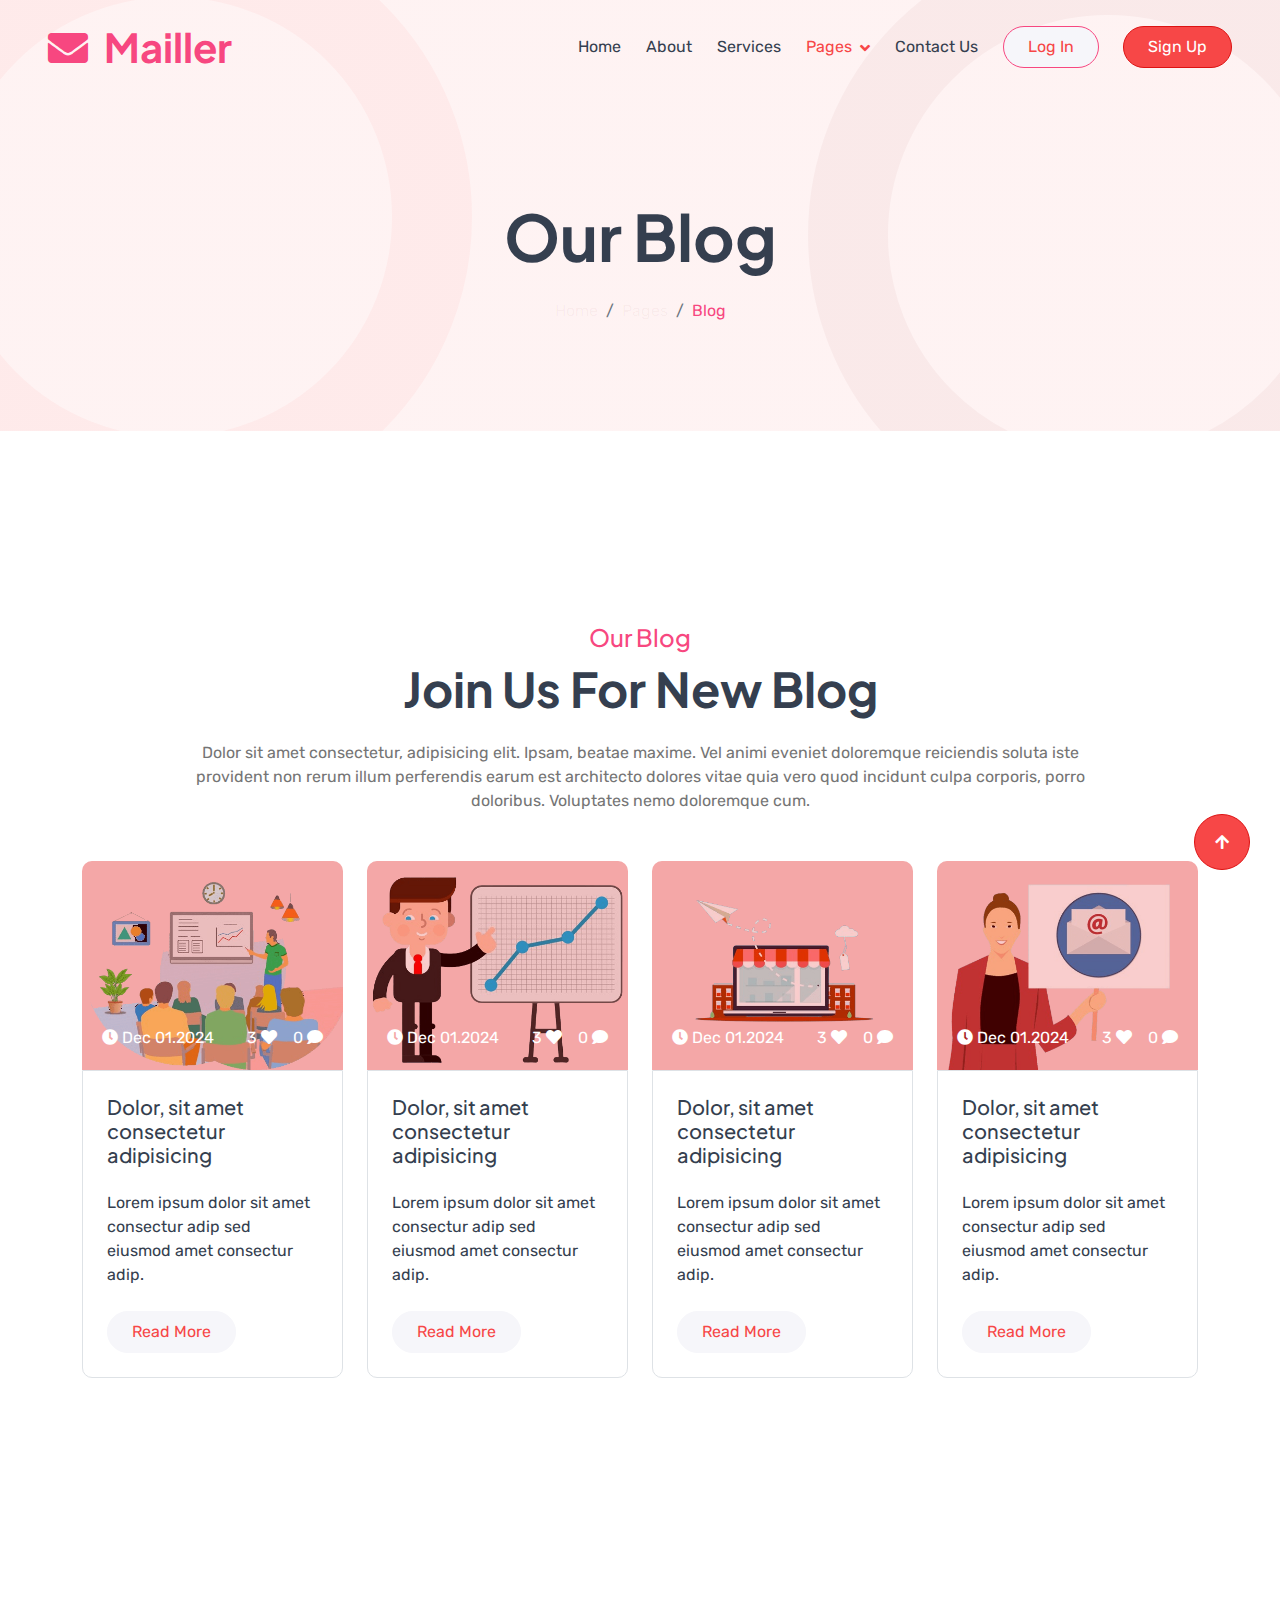
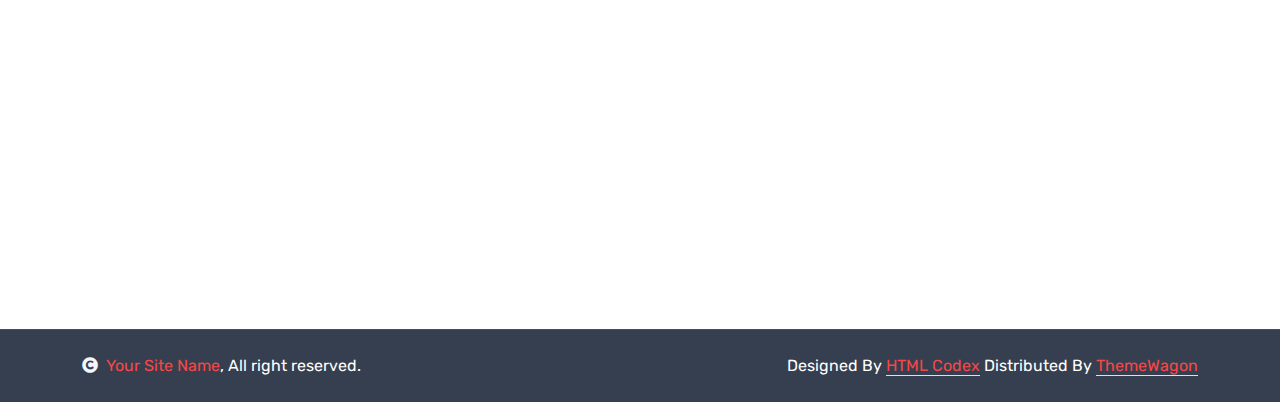
<file: blog.html>
<!DOCTYPE html>
<html lang="en">

    <head>
        <meta charset="utf-8">
        <title>Mailler - SaaS Website Template</title>
        <meta content="width=device-width, initial-scale=1.0" name="viewport">
        <meta content="" name="keywords">
        <meta content="" name="description">

        <!-- Google Web Fonts -->
        <link rel="preconnect" href="https://fonts.googleapis.com">
        <link rel="preconnect" href="https://fonts.gstatic.com" crossorigin>
        <link href="https://fonts.googleapis.com/css2?family=Plus+Jakarta+Sans:wght@500;600;700&family=Rubik:wght@400;500&display=swap" rel="stylesheet"> 

        <!-- Icon Font Stylesheet -->
        <link rel="stylesheet" href="https://use.fontawesome.com/releases/v5.15.4/css/all.css"/>
        <link href="https://cdn.jsdelivr.net/npm/bootstrap-icons@1.4.1/font/bootstrap-icons.css" rel="stylesheet">

        <!-- Libraries Stylesheet -->
        <link href="lib/animate/animate.min.css" rel="stylesheet">
        <link href="lib/owlcarousel/assets/owl.carousel.min.css" rel="stylesheet">
        <link href="lib/lightbox/css/lightbox.min.css" rel="stylesheet">


        <!-- Customized Bootstrap Stylesheet -->
        <link href="css/bootstrap.min.css" rel="stylesheet">

        <!-- Template Stylesheet -->
        <link href="css/style.css" rel="stylesheet">
    </head>

    <body>

        <!-- Spinner Start -->
        <div id="spinner" class="show bg-white position-fixed translate-middle w-100 vh-100 top-50 start-50 d-flex align-items-center justify-content-center">
            <div class="spinner-border text-primary" style="width: 3rem; height: 3rem;" role="status">
                <span class="sr-only">Loading...</span>
            </div>
        </div>
        <!-- Spinner End -->


        <!-- Navbar & Hero Start -->
        <div class="container-fluid p-0">
            <nav class="navbar navbar-expand-lg navbar-light bg-transparent px-4 px-lg-5 py-3 py-lg-0">
                <a href="index.html" class="navbar-brand p-0">
                    <h1 class="display-6 text-primary m-0"><i class="fas fa-envelope me-3"></i>Mailler</h1>
                    <!-- <img src="img/logo.png" alt="Logo"> -->
                </a>
                <button class="navbar-toggler" type="button" data-bs-toggle="collapse" data-bs-target="#navbarCollapse">
                    <span class="fa fa-bars"></span>
                </button>
                <div class="collapse navbar-collapse" id="navbarCollapse">
                    <div class="navbar-nav ms-auto py-0">
                        <a href="index.html" class="nav-item nav-link">Home</a>
                        <a href="about.html" class="nav-item nav-link">About</a>
                        <a href="service.html" class="nav-item nav-link">Services</a>
                        <div class="nav-item dropdown">
                            <a href="#" class="nav-link dropdown-toggle active" data-bs-toggle="dropdown">Pages</a>
                            <div class="dropdown-menu m-0">
                                <a href="feature.html" class="dropdown-item">Features</a>
                                <a href="pricing.html" class="dropdown-item">Pricing</a>
                                <a href="blog.html" class="dropdown-item active">Blog</a>
                                <a href="testimonial.html" class="dropdown-item">Testimonial</a>
                                <a href="404.html" class="dropdown-item">404 Page</a>
                            </div>
                        </div>
                        <a href="contact.html" class="nav-item nav-link">Contact Us</a>
                    </div>
                    <a href="#" class="btn btn-light border border-primary rounded-pill text-primary py-2 px-4 me-4">Log In</a>
                    <a href="#" class="btn btn-primary rounded-pill text-white py-2 px-4">Sign Up</a>
                </div>
            </nav>
        </div>
        <!-- Navbar & Hero End -->


         <!-- Header Start -->
         <div class="container-fluid bg-breadcrumb">
            <ul class="breadcrumb-animation">
                <li></li>
                <li></li>
                <li></li>
                <li></li>
                <li></li>
                <li></li>
                <li></li>
                <li></li>
                <li></li>
                <li></li>
            </ul>
            <div class="container text-center py-5" style="max-width: 900px;">
                <h3 class="display-3 mb-4 wow fadeInDown" data-wow-delay="0.1s">Our Blog</h1>
                <ol class="breadcrumb justify-content-center mb-0 wow fadeInDown" data-wow-delay="0.3s">
                    <li class="breadcrumb-item"><a href="index.html">Home</a></li>
                    <li class="breadcrumb-item"><a href="#">Pages</a></li>
                    <li class="breadcrumb-item active text-primary">Blog</li>
                </ol>    
            </div>
        </div>
        <!-- Header End -->


        <!-- Blog Start -->
        <div class="container-fluid blog py-5">
            <div class="container py-5">
                <div class="text-center mx-auto mb-5 wow fadeInUp" data-wow-delay="0.1s" style="max-width: 900px;">
                    <h4 class="text-primary">Our Blog</h4>
                    <h1 class="display-5 mb-4">Join Us For New Blog</h1>
                    <p class="mb-0">Dolor sit amet consectetur, adipisicing elit. Ipsam, beatae maxime. Vel animi eveniet doloremque reiciendis soluta iste provident non rerum illum perferendis earum est architecto dolores vitae quia vero quod incidunt culpa corporis, porro doloribus. Voluptates nemo doloremque cum.
                    </p>
                </div>
                <div class="row g-4 justify-content-center">
                    <div class="col-md-6 col-lg-4 col-xl-3 wow fadeInUp" data-wow-delay="0.1s">
                        <div class="blog-item">
                            <div class="blog-img">
                                <img src="img/blog-1.png" class="img-fluid w-100" alt="">
                                <div class="blog-info">
                                    <span><i class="fa fa-clock"></i> Dec 01.2024</span>
                                    <div class="d-flex">
                                        <span class="me-3"> 3 <i class="fa fa-heart"></i></span>
                                        <a href="#" class="text-white">0 <i class="fa fa-comment"></i></a>
                                    </div>
                                </div>
                            </div>
                            <div class="blog-content text-dark border p-4 ">
                                <h5 class="mb-4">Dolor, sit amet consectetur adipisicing</h5>
                                <p class="mb-4">Lorem ipsum dolor sit amet consectur adip sed eiusmod amet consectur adip.</p>
                                <a class="btn btn-light rounded-pill py-2 px-4" href="#">Read More</a>
                            </div>
                        </div>
                    </div>
                    <div class="col-md-6 col-lg-4 col-xl-3 wow fadeInUp" data-wow-delay="0.3s">
                        <div class="blog-item">
                            <div class="blog-img">
                                <img src="img/blog-2.png" class="img-fluid w-100" alt="">
                                <div class="blog-info">
                                    <span><i class="fa fa-clock"></i> Dec 01.2024</span>
                                    <div class="d-flex">
                                        <span class="me-3"> 3 <i class="fa fa-heart"></i></span>
                                        <a href="#" class="text-white">0 <i class="fa fa-comment"></i></a>
                                    </div>
                                </div>
                            </div>
                            <div class="blog-content text-dark border p-4 ">
                                <h5 class="mb-4">Dolor, sit amet consectetur adipisicing</h5>
                                <p class="mb-4">Lorem ipsum dolor sit amet consectur adip sed eiusmod amet consectur adip.</p>
                                <a class="btn btn-light rounded-pill py-2 px-4" href="#">Read More</a>
                            </div>
                        </div>
                    </div>
                    <div class="col-md-6 col-lg-4 col-xl-3 wow fadeInUp" data-wow-delay="0.5s">
                        <div class="blog-item">
                            <div class="blog-img">
                                <img src="img/blog-3.png" class="img-fluid w-100" alt="">
                                <div class="blog-info">
                                    <span><i class="fa fa-clock"></i> Dec 01.2024</span>
                                    <div class="d-flex">
                                        <span class="me-3"> 3 <i class="fa fa-heart"></i></span>
                                        <a href="#" class="text-white">0 <i class="fa fa-comment"></i></a>
                                    </div>
                                </div>
                            </div>
                            <div class="blog-content text-dark border p-4 ">
                                <h5 class="mb-4">Dolor, sit amet consectetur adipisicing</h5>
                                <p class="mb-4">Lorem ipsum dolor sit amet consectur adip sed eiusmod amet consectur adip.</p>
                                <a class="btn btn-light rounded-pill py-2 px-4" href="#">Read More</a>
                            </div>
                        </div>
                    </div>
                    <div class="col-md-6 col-lg-4 col-xl-3 wow fadeInUp" data-wow-delay="0.7s">
                        <div class="blog-item">
                            <div class="blog-img">
                                <img src="img/blog-4.png" class="img-fluid w-100" alt="">
                                <div class="blog-info">
                                    <span><i class="fa fa-clock"></i> Dec 01.2024</span>
                                    <div class="d-flex">
                                        <span class="me-3"> 3 <i class="fa fa-heart"></i></span>
                                        <a href="#" class="text-white">0 <i class="fa fa-comment"></i></a>
                                    </div>
                                </div>
                            </div>
                            <div class="blog-content text-dark border p-4 ">
                                <h5 class="mb-4">Dolor, sit amet consectetur adipisicing</h5>
                                <p class="mb-4">Lorem ipsum dolor sit amet consectur adip sed eiusmod amet consectur adip.</p>
                                <a class="btn btn-light rounded-pill py-2 px-4" href="#">Read More</a>
                            </div>
                        </div>
                    </div>
                </div>
            </div>
        </div>
        <!-- Blog End -->


        <!-- Footer Start -->
        <div class="container-fluid footer py-5 wow fadeIn" data-wow-delay="0.2s">
            <div class="container py-5">
                <div class="row g-5">
                    <div class="col-md-6 col-lg-6 col-xl-3">
                        <div class="footer-item d-flex flex-column">
                            <h4 class="text-dark mb-4">Company</h4>
                            <a href=""> Why Mailler?</a>
                            <a href=""> Our Features</a>
                            <a href=""> Our Portfolio</a>
                            <a href=""> About Us</a>
                            <a href=""> Our Blog & News</a>
                            <a href=""> Get In Touch</a>
                        </div>
                    </div>
                    <div class="col-md-6 col-lg-6 col-xl-3">
                        <div class="footer-item d-flex flex-column">
                            <h4 class="mb-4 text-dark">Quick Links</h4>
                            <a href=""> About Us</a>
                            <a href=""> Contact Us</a>
                            <a href=""> Privacy Policy</a>
                            <a href=""> Terms & Conditions</a>
                            <a href=""> Our Blog & News</a>
                            <a href=""> Our Team</a>
                        </div>
                    </div>
                    <div class="col-md-6 col-lg-6 col-xl-3">
                        <div class="footer-item d-flex flex-column">
                            <h4 class="mb-4 text-dark">Services</h4>
                            <a href=""> All Services</a>
                            <a href=""> Promotional Emails</a>
                            <a href=""> Product Updates</a>
                            <a href=""> Email Marketing</a>
                            <a href=""> Acquistion Emails</a>
                            <a href=""> Retention Emails</a>
                        </div>
                    </div>
                    <div class="col-md-6 col-lg-6 col-xl-3">
                        <div class="footer-item d-flex flex-column">
                            <h4 class="mb-4 text-dark">Contact Info</h4>
                            <a href=""><i class="fa fa-map-marker-alt me-2"></i> 123 Street, New York, USA</a>
                            <a href=""><i class="fas fa-envelope me-2"></i> info@example.com</a>
                            <a href=""><i class="fas fa-phone me-2"></i> +012 345 67890</a>
                            <a href="" class="mb-3"><i class="fas fa-print me-2"></i> +012 345 67890</a>
                            <div class="d-flex align-items-center">
                                <i class="fas fa-share fa-2x text-secondary me-2"></i>
                                <a class="btn-square btn btn-primary rounded-circle mx-1" href=""><i class="fab fa-facebook-f"></i></a>
                                <a class="btn-square btn btn-primary rounded-circle mx-1" href=""><i class="fab fa-twitter"></i></a>
                                <a class="btn-square btn btn-primary rounded-circle mx-1" href=""><i class="fab fa-instagram"></i></a>
                                <a class="btn-square btn btn-primary rounded-circle mx-1" href=""><i class="fab fa-linkedin-in"></i></a>
                            </div>
                        </div>
                    </div>
                </div>
            </div>
        </div>
        <!-- Footer End -->

        
        <!-- Copyright Start -->
        <div class="container-fluid copyright py-4">
            <div class="container">
                <div class="row g-4 align-items-center">
                    <div class="col-md-6 text-center text-md-start mb-md-0">
                        <span class="text-white"><a href="#"><i class="fas fa-copyright text-light me-2"></i>Your Site Name</a>, All right reserved.</span>
                    </div>
                    <div class="col-md-6 text-center text-md-end text-white">
                        <!--/*** This template is free as long as you keep the below author’s credit link/attribution link/backlink. ***/-->
                        <!--/*** If you'd like to use the template without the below author’s credit link/attribution link/backlink, ***/-->
                        <!--/*** you can purchase the Credit Removal License from "https://htmlcodex.com/credit-removal". ***/-->
                        Designed By <a class="border-bottom" href="https://htmlcodex.com">HTML Codex</a> Distributed By <a class="border-bottom" href="https://themewagon.com">ThemeWagon</a>
                    </div>
                </div>
            </div>
        </div>
        <!-- Copyright End -->


        <!-- Back to Top -->
        <a href="#" class="btn btn-primary btn-lg-square back-to-top"><i class="fa fa-arrow-up"></i></a>   

        
    <!-- JavaScript Libraries -->
    <script src="https://ajax.googleapis.com/ajax/libs/jquery/3.6.4/jquery.min.js"></script>
    <script src="https://cdn.jsdelivr.net/npm/bootstrap@5.0.0/dist/js/bootstrap.bundle.min.js"></script>
    <script src="lib/wow/wow.min.js"></script>
    <script src="lib/easing/easing.min.js"></script>
    <script src="lib/waypoints/waypoints.min.js"></script>
    <script src="lib/counterup/counterup.min.js"></script>
    <script src="lib/owlcarousel/owl.carousel.min.js"></script>
    <script src="lib/lightbox/js/lightbox.min.js"></script>
    

    <!-- Template Javascript -->
    <script src="js/main.js"></script>
    </body>

</html>
</file>
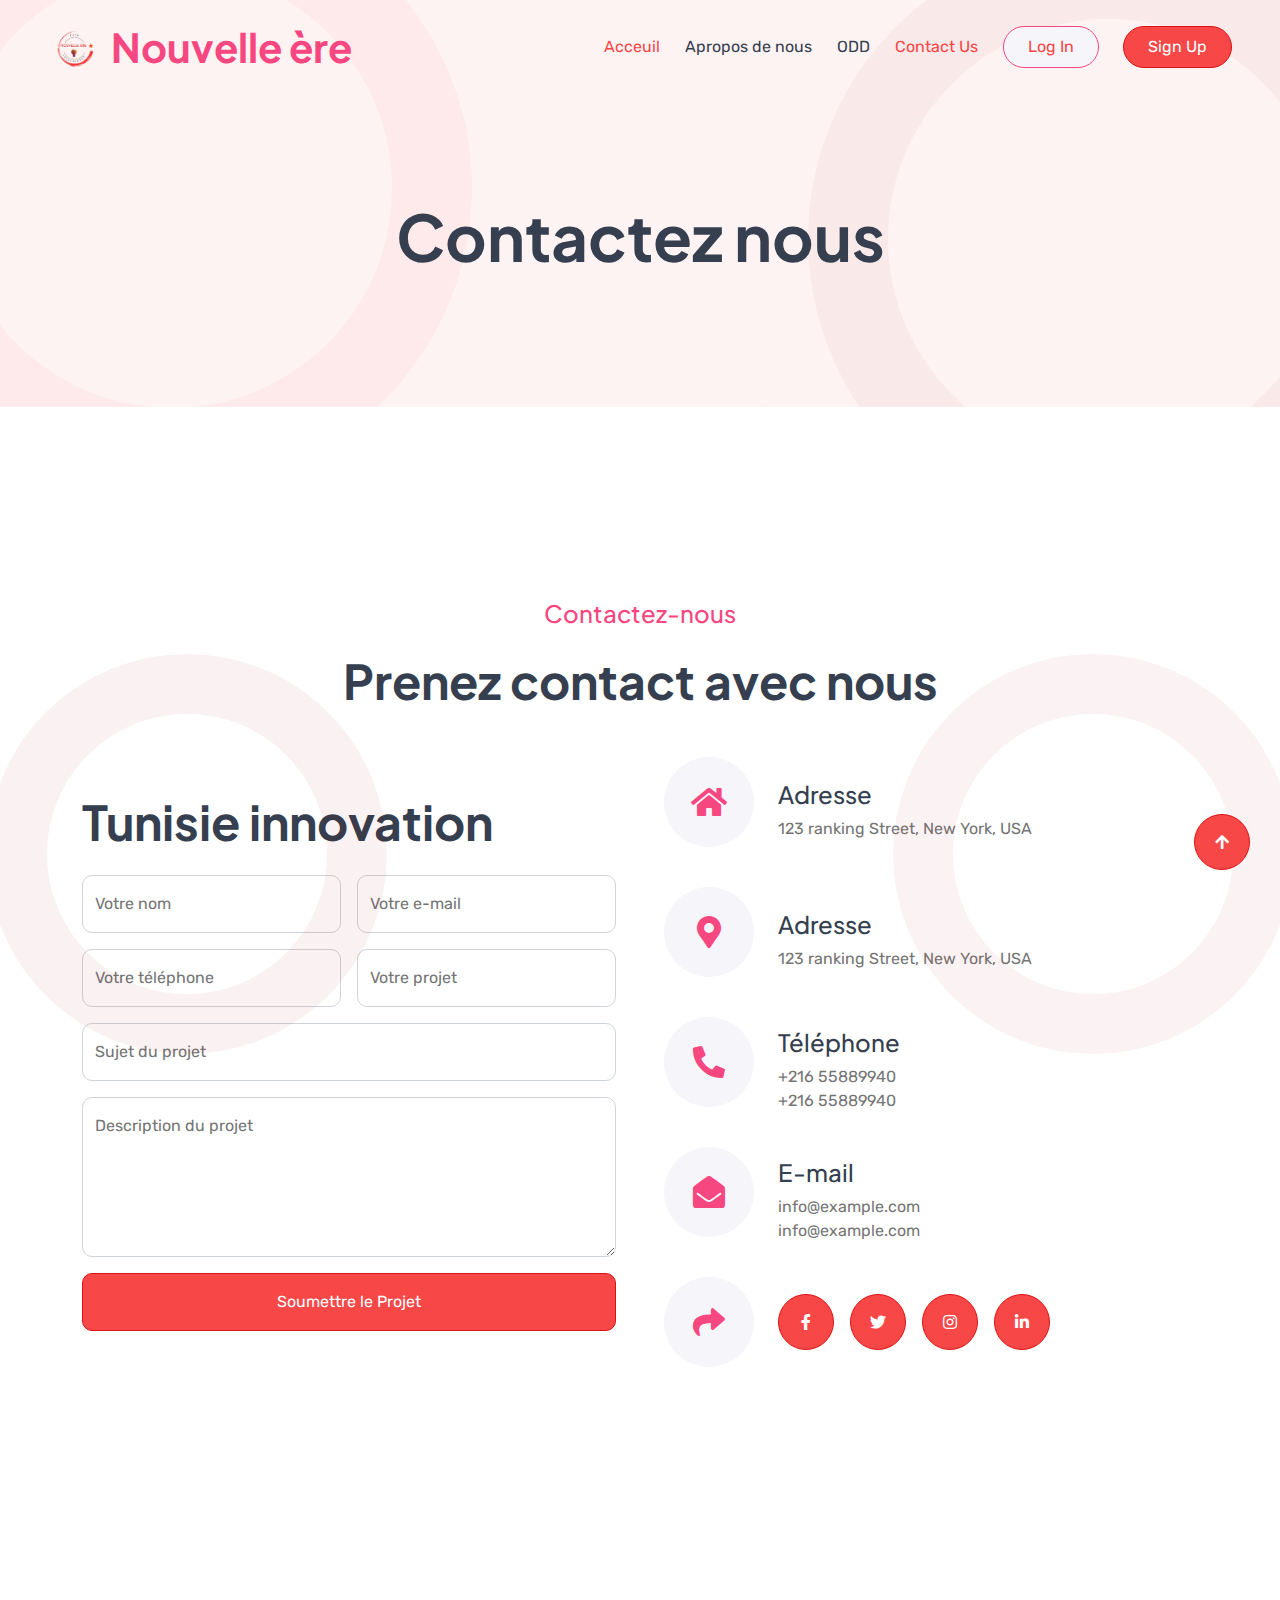
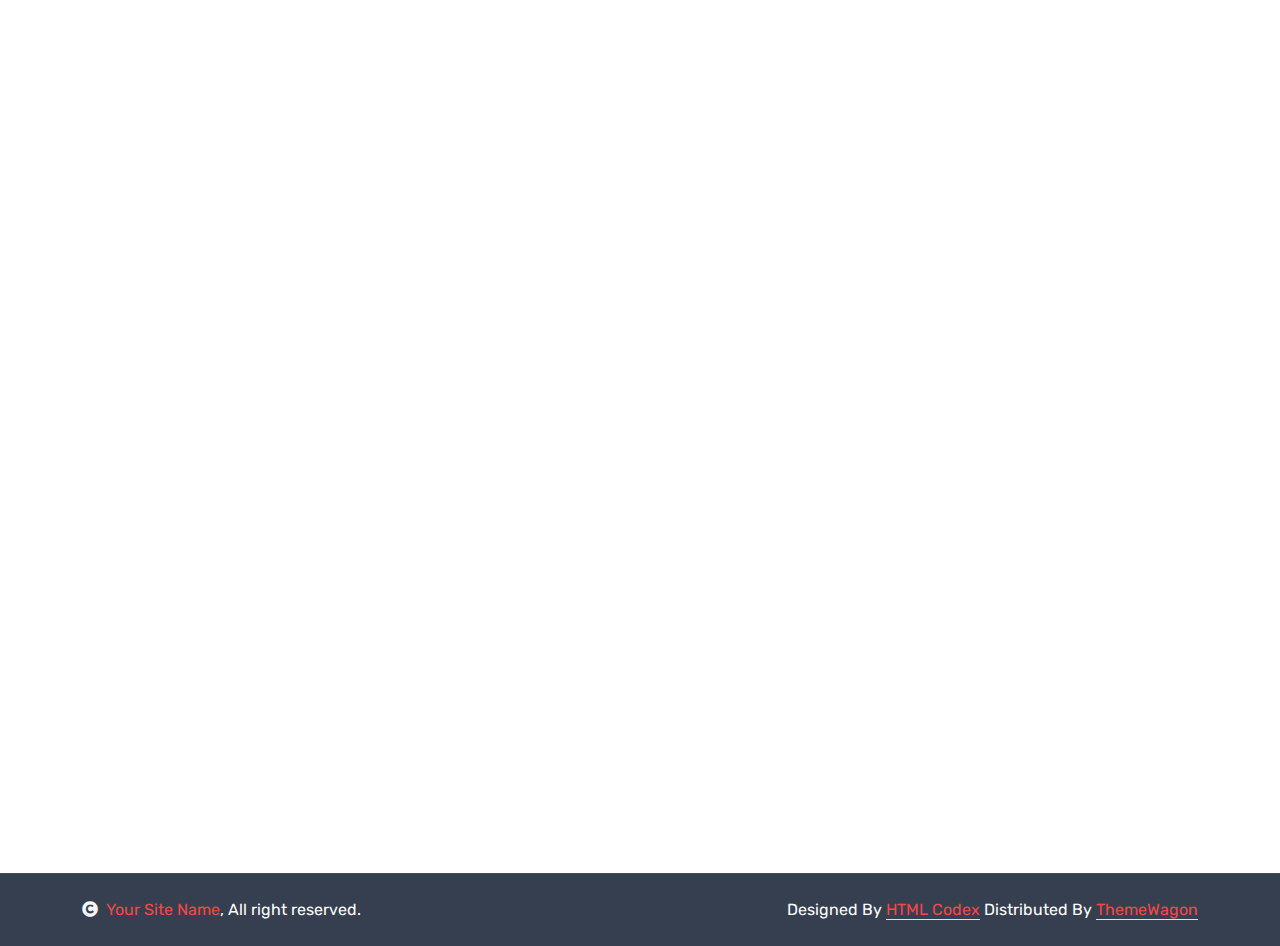
<file: contact.html>
<!DOCTYPE html>
<html lang="en">

    <head>
        <meta charset="utf-8">
        <title>Mailler - SaaS Website Template</title>
        <meta content="width=device-width, initial-scale=1.0" name="viewport">
        <meta content="" name="keywords">
        <meta content="" name="description">

        <!-- Google Web Fonts -->
        <link rel="preconnect" href="https://fonts.googleapis.com">
        <link rel="preconnect" href="https://fonts.gstatic.com" crossorigin>
        <link href="https://fonts.googleapis.com/css2?family=Plus+Jakarta+Sans:wght@500;600;700&family=Rubik:wght@400;500&display=swap" rel="stylesheet"> 

        <!-- Icon Font Stylesheet -->
        <link rel="stylesheet" href="https://use.fontawesome.com/releases/v5.15.4/css/all.css"/>
        <link href="https://cdn.jsdelivr.net/npm/bootstrap-icons@1.4.1/font/bootstrap-icons.css" rel="stylesheet">

        <!-- Libraries Stylesheet -->
        <link href="lib/animate/animate.min.css" rel="stylesheet">
        <link href="lib/owlcarousel/assets/owl.carousel.min.css" rel="stylesheet">
        <link href="lib/lightbox/css/lightbox.min.css" rel="stylesheet">


        <!-- Customized Bootstrap Stylesheet -->
        <link href="css/bootstrap.min.css" rel="stylesheet">

        <!-- Template Stylesheet -->
        <link href="css/style.css" rel="stylesheet">
    </head>

    <body>

        <!-- Spinner Start -->
        <div id="spinner" class="show bg-white position-fixed translate-middle w-100 vh-100 top-50 start-50 d-flex align-items-center justify-content-center">
            <div class="spinner-border text-primary" style="width: 3rem; height: 3rem;" role="status">
                <span class="sr-only">Loading...</span>
            </div>
        </div>
        <!-- Spinner End -->


        <!-- Navbar & Hero Start -->
        <div class="container-fluid p-0">
            <nav class="navbar navbar-expand-lg navbar-light bg-transparent px-4 px-lg-5 py-3 py-lg-0">
                <a href="index.html" class="navbar-brand d-flex align-items-center p-0">
                    <img src="img/logo4.png" alt="Logo" style="height: 50px; margin-right: 10px;">
                    <h1 class="display-6 text-primary m-0">Nouvelle ère</h1>
                </a>
                
                
                <button class="navbar-toggler" type="button" data-bs-toggle="collapse" data-bs-target="#navbarCollapse">
                    <span class="fa fa-bars"></span>
                </button>
                <div class="collapse navbar-collapse" id="navbarCollapse">
                    <div class="navbar-nav ms-auto py-0">
                        <a href="index.html" class="nav-item nav-link active">Acceuil</a>
                        <a href="about.html" class="nav-item nav-link">Apropos de nous</a>
                        <a href="service.html" class="nav-item nav-link">ODD</a>
                      
                        <a href="contact.html" class="nav-item nav-link active">Contact Us</a>
                    </div>
                    <a href="#" class="btn btn-light border border-primary rounded-pill text-primary py-2 px-4 me-4">Log In</a>
                    <a href="#" class="btn btn-primary rounded-pill text-white py-2 px-4">Sign Up</a>
                </div>
            </nav>
        </div>
        <!-- Navbar & Hero End -->


         <!-- Header Start -->
         <div class="container-fluid bg-breadcrumb">
            <ul class="breadcrumb-animation">
                <li></li>
                <li></li>
                <li></li>
                <li></li>
                <li></li>
                <li></li>
                <li></li>
                <li></li>
                <li></li>
                <li></li>
            </ul>
            <div class="container text-center py-5" style="max-width: 900px;">
                <h3 class="display-3 mb-4 wow fadeInDown" data-wow-delay="0.1s">Contactez nous</h1>
               
            </div>
        </div>
        <!-- Header End -->


        <!-- Contact Start -->
        <div class="container-fluid contact py-5">
            <div class="container py-5">
                <div class="text-center mx-auto mb-5 wow fadeInUp" data-wow-delay="0.1s" style="max-width: 900px;">
                    <h4 class="text-primary mb-4">Contactez-nous</h4>
                    <h1 class="display-5 mb-4">Prenez contact avec nous</h1>
                    <p class="mb-0">
                    </p>
                </div>
                <div class="row g-5 align-items-center">
                    <div class="col-lg-6 wow fadeInLeft" data-wow-delay="0.1s">
                        <h2 class="display-5 mb-2">Tunisie innovation</h2>
                        <p class="mb-4">
                        </p>
                        <form>
                            <div class="row g-3">
                                <div class="col-lg-12 col-xl-6">
                                    <div class="form-floating">
                                        <input type="text" class="form-control" id="name" placeholder="Votre nom">
                                        <label for="name">Votre nom</label>
                                    </div>
                                </div>
                                <div class="col-lg-12 col-xl-6">
                                    <div class="form-floating">
                                        <input type="email" class="form-control" id="email" placeholder="Votre e-mail">
                                        <label for="email">Votre e-mail</label>
                                    </div>
                                </div>
                                <div class="col-lg-12 col-xl-6">
                                    <div class="form-floating">
                                        <input type="phone" class="form-control" id="phone" placeholder="Téléphone">
                                        <label for="phone">Votre téléphone</label>
                                    </div>
                                </div>
                                <div class="col-lg-12 col-xl-6">
                                    <div class="form-floating">
                                        <input type="text" class="form-control" id="project" placeholder="Projet">
                                        <label for="project">Votre projet</label>
                                    </div>
                                </div>
                                <div class="col-12">
                                    <div class="form-floating">
                                        <input type="text" class="form-control" id="subject" placeholder="Sujet">
                                        <label for="subject">Sujet du projet </label>
                                    </div>
                                </div>
                                <div class="col-12">
                                    <div class="form-floating">
                                        <textarea class="form-control" placeholder="Laissez un message ici" id="message" style="height: 160px"></textarea>
                                        <label for="message">Description du projet</label>
                                    </div>
                                </div>
                                <div class="col-12">
                                    <button class="btn btn-primary w-100 py-3">Soumettre le Projet</button>
                                </div>
                            </div>
                        </form>
                    </div>
                    <div class="col-lg-6 wow fadeInRight" data-wow-delay="0.3s">
                        <div class="d-flex align-items-center mb-4">
                            <div class="bg-light d-flex align-items-center justify-content-center mb-3" style="width: 90px; height: 90px; border-radius: 50px;">
                                <i class="fa fa-home fa-2x text-primary"></i>
                            </div>
                            <div class="ms-4">
                                <h4>Adresse</h4>
                                <p class="mb-0">123 ranking Street, New York, USA</p>
                            </div>
                        </div>
                        <div class="d-flex align-items-center mb-4">
                            <div class="bg-light d-flex align-items-center justify-content-center mb-3" style="width: 90px; height: 90px; border-radius: 50px;">
                                <i class="fa fa-map-marker-alt fa-2x text-primary"></i>
                            </div>
                            <div class="ms-4">
                                <h4>Adresse</h4>
                                <p class="mb-0">123 ranking Street, New York, USA</p>
                            </div>
                        </div>
                        <div class="d-flex align-items-center mb-4">
                            <div class="bg-light d-flex align-items-center justify-content-center mb-3" style="width: 90px; height: 90px; border-radius: 50px;">
                                <i class="fa fa-phone-alt fa-2x text-primary"></i>
                            </div>
                            <div class="ms-4">
                                <h4>Téléphone</h4>
                                <p class="mb-0">+216 55889940</p>
                                <p class="mb-0">+216 55889940</p>
                            </div>
                        </div>
                        <div class="d-flex align-items-center mb-4">
                            <div class="bg-light d-flex align-items-center justify-content-center mb-3" style="width: 90px; height: 90px; border-radius: 50px;">
                                <i class="fa fa-envelope-open fa-2x text-primary"></i>
                            </div>
                            <div class="ms-4">
                                <h4>E-mail</h4>
                                <p class="mb-0">info@example.com</p>
                                <p class="mb-0">info@example.com</p>
                            </div>
                        </div>
                        <div class="d-flex align-items-center">
                            <div class="me-4">
                                <div class="bg-light d-flex align-items-center justify-content-center" style="width: 90px; height: 90px; border-radius: 50px;">
                                    <i class="fas fa-share fa-2x text-primary"></i>
                                </div>
                            </div>
                            <div class="d-flex">
                                <a class="btn btn-lg-square btn-primary rounded-circle me-2" href=""><i class="fab fa-facebook-f"></i></a>
                                <a class="btn btn-lg-square btn-primary rounded-circle mx-2" href=""><i class="fab fa-twitter"></i></a>
                                <a class="btn btn-lg-square btn-primary rounded-circle mx-2" href=""><i class="fab fa-instagram"></i></a>
                                <a class="btn btn-lg-square btn-primary rounded-circle mx-2" href=""><i class="fab fa-linkedin-in"></i></a>
                            </div>
                        </div>
                    </div>
                    <div class="col-12 wow fadeInUp" data-wow-delay="0.1s">
                        <div class="rounded h-100">
                            <iframe class="rounded w-100" style="height: 500px;" 
                            src="https://www.google.com/maps/embed?pb=!1m18!1m12!1m3!1d387191.33750346623!2d-73.97968099999999!3d40.6974881!2m3!1f0!2f0!3f0!3m2!1i1024!2i768!4f13.1!3m3!1m2!1s0x89c24fa5d33f083b%3A0xc80b8f06e177fe62!2sNew%20York%2C%20NY%2C%20USA!5e0!3m2!1sfr!2sbd!4v1694259649153!5m2!1sfr!2sbd" 
                            loading="lazy" referrerpolicy="no-referrer-when-downgrade"></iframe>
                        </div>
                    </div>
                </div>
            </div>
        </div>
        
        <!-- Contact End -->


        <!-- Footer Start -->
        <div class="container-fluid footer py-5 wow fadeIn" data-wow-delay="0.2s">
            <div class="container py-5">
                <div class="row g-5">
                    <div class="col-md-6 col-lg-6 col-xl-3">
                        <div class="footer-item d-flex flex-column">
                            <h4 class="text-dark mb-4">Company</h4>
                            <a href=""> Why Mailler?</a>
                            <a href=""> Our Features</a>
                            <a href=""> Our Portfolio</a>
                            <a href=""> About Us</a>
                            <a href=""> Our Blog & News</a>
                            <a href=""> Get In Touch</a>
                        </div>
                    </div>
                    <div class="col-md-6 col-lg-6 col-xl-3">
                        <div class="footer-item d-flex flex-column">
                            <h4 class="mb-4 text-dark">Quick Links</h4>
                            <a href=""> About Us</a>
                            <a href=""> Contact Us</a>
                            <a href=""> Privacy Policy</a>
                            <a href=""> Terms & Conditions</a>
                            <a href=""> Our Blog & News</a>
                            <a href=""> Our Team</a>
                        </div>
                    </div>
                    <div class="col-md-6 col-lg-6 col-xl-3">
                        <div class="footer-item d-flex flex-column">
                            <h4 class="mb-4 text-dark">Services</h4>
                            <a href=""> All Services</a>
                            <a href=""> Promotional Emails</a>
                            <a href=""> Product Updates</a>
                            <a href=""> Email Marketing</a>
                            <a href=""> Acquistion Emails</a>
                            <a href=""> Retention Emails</a>
                        </div>
                    </div>
                    <div class="col-md-6 col-lg-6 col-xl-3">
                        <div class="footer-item d-flex flex-column">
                            <h4 class="mb-4 text-dark">Contact Info</h4>
                            <a href=""><i class="fa fa-map-marker-alt me-2"></i> 123 Street, New York, USA</a>
                            <a href=""><i class="fas fa-envelope me-2"></i> info@example.com</a>
                            <a href=""><i class="fas fa-phone me-2"></i> +012 345 67890</a>
                            <a href="" class="mb-3"><i class="fas fa-print me-2"></i> +012 345 67890</a>
                            <div class="d-flex align-items-center">
                                <i class="fas fa-share fa-2x text-secondary me-2"></i>
                                <a class="btn-square btn btn-primary rounded-circle mx-1" href=""><i class="fab fa-facebook-f"></i></a>
                                <a class="btn-square btn btn-primary rounded-circle mx-1" href=""><i class="fab fa-twitter"></i></a>
                                <a class="btn-square btn btn-primary rounded-circle mx-1" href=""><i class="fab fa-instagram"></i></a>
                                <a class="btn-square btn btn-primary rounded-circle mx-1" href=""><i class="fab fa-linkedin-in"></i></a>
                            </div>
                        </div>
                    </div>
                </div>
            </div>
        </div>
        <!-- Footer End -->

        
        <!-- Copyright Start -->
        <div class="container-fluid copyright py-4">
            <div class="container">
                <div class="row g-4 align-items-center">
                    <div class="col-md-6 text-center text-md-start mb-md-0">
                        <span class="text-white"><a href="#"><i class="fas fa-copyright text-light me-2"></i>Your Site Name</a>, All right reserved.</span>
                    </div>
                    <div class="col-md-6 text-center text-md-end text-white">
                        <!--/*** This template is free as long as you keep the below author’s credit link/attribution link/backlink. ***/-->
                        <!--/*** If you'd like to use the template without the below author’s credit link/attribution link/backlink, ***/-->
                        <!--/*** you can purchase the Credit Removal License from "https://htmlcodex.com/credit-removal". ***/-->
                        Designed By <a class="border-bottom" href="https://htmlcodex.com">HTML Codex</a> Distributed By <a class="border-bottom" href="https://themewagon.com">ThemeWagon</a>
                    </div>
                </div>
            </div>
        </div>
        <!-- Copyright End -->


        <!-- Back to Top -->
        <a href="#" class="btn btn-primary btn-lg-square back-to-top"><i class="fa fa-arrow-up"></i></a>   

        
    <!-- JavaScript Libraries -->
    <script src="https://ajax.googleapis.com/ajax/libs/jquery/3.6.4/jquery.min.js"></script>
    <script src="https://cdn.jsdelivr.net/npm/bootstrap@5.0.0/dist/js/bootstrap.bundle.min.js"></script>
    <script src="lib/wow/wow.min.js"></script>
    <script src="lib/easing/easing.min.js"></script>
    <script src="lib/waypoints/waypoints.min.js"></script>
    <script src="lib/counterup/counterup.min.js"></script>
    <script src="lib/owlcarousel/owl.carousel.min.js"></script>
    <script src="lib/lightbox/js/lightbox.min.js"></script>
    

    <!-- Template Javascript -->
    <script src="js/main.js"></script>
    </body>

</html>
</file>
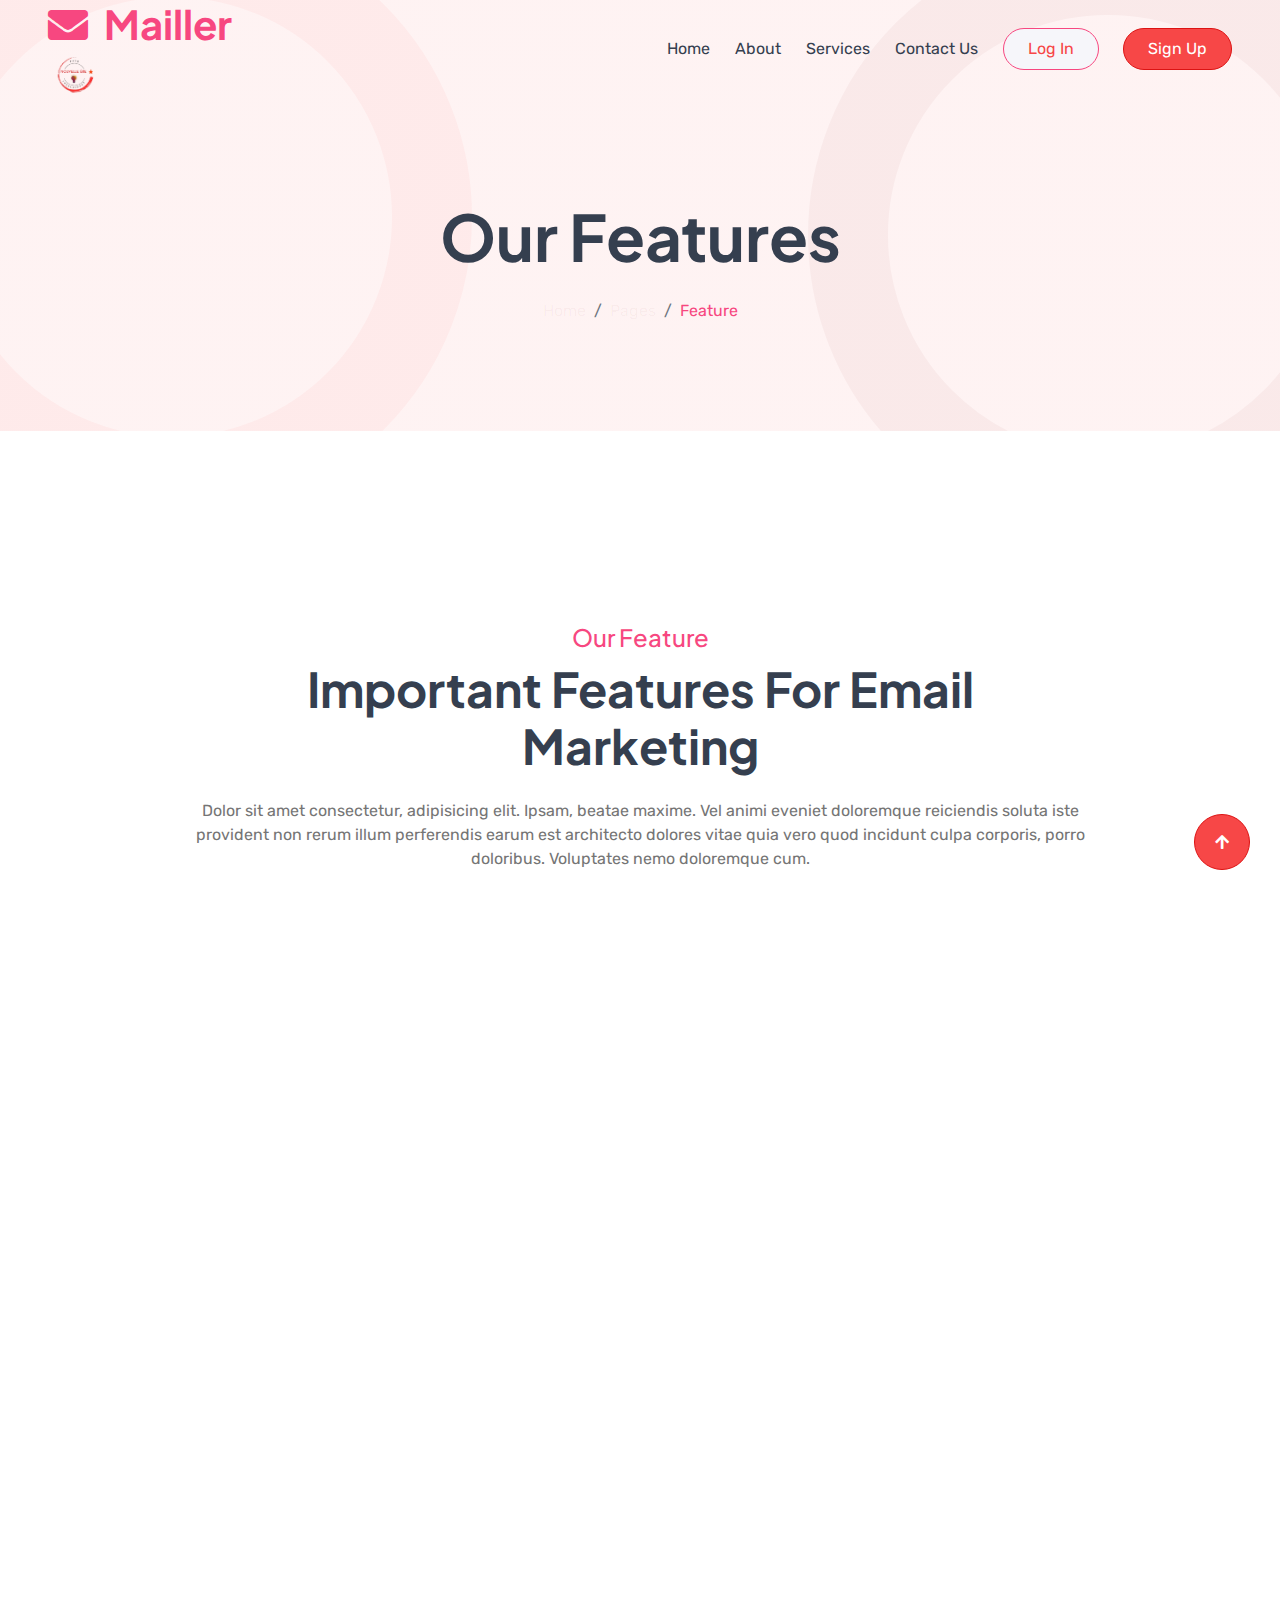
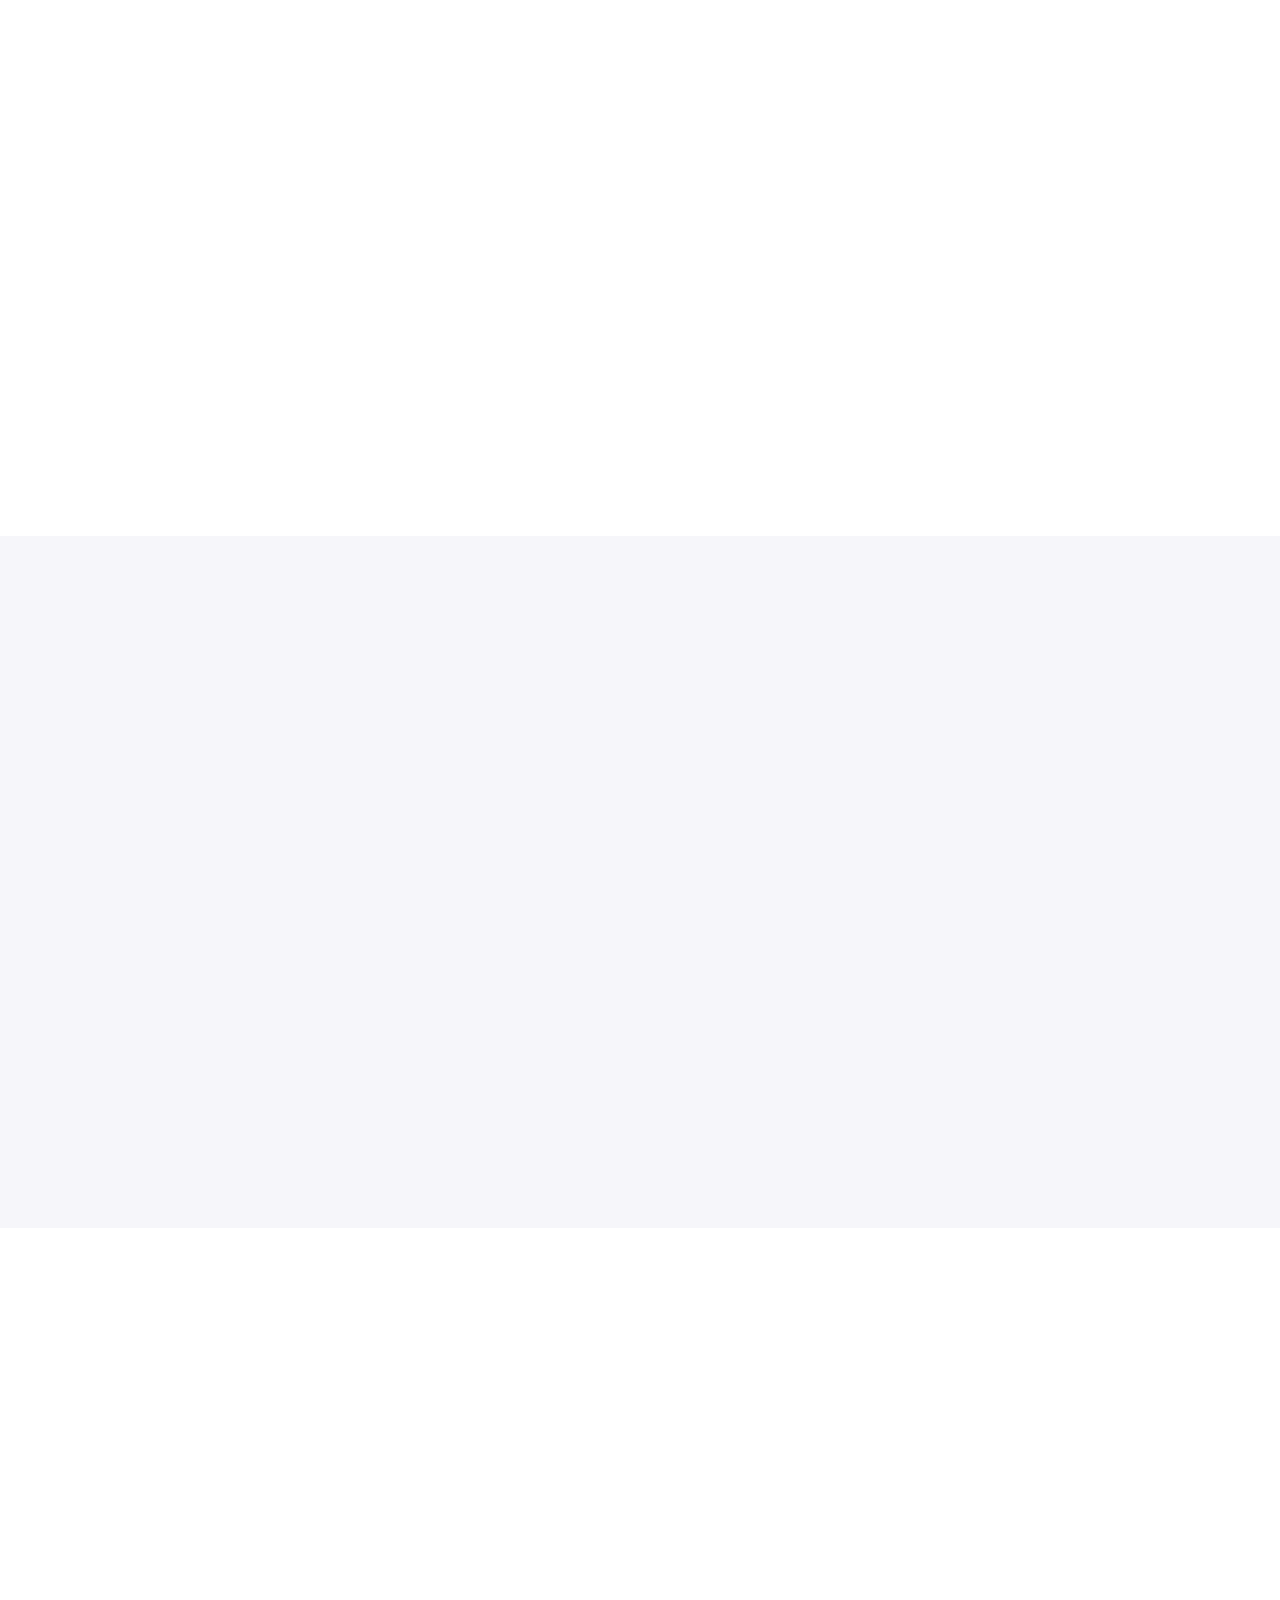
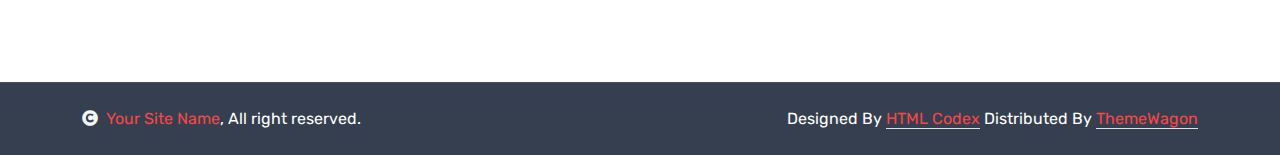
<file: feature.html>
<!DOCTYPE html>
<html lang="en">

    <head>
        <meta charset="utf-8">
        <title>Mailler - SaaS Website Template</title>
        <meta content="width=device-width, initial-scale=1.0" name="viewport">
        <meta content="" name="keywords">
        <meta content="" name="description">

        <!-- Google Web Fonts -->
        <link rel="preconnect" href="https://fonts.googleapis.com">
        <link rel="preconnect" href="https://fonts.gstatic.com" crossorigin>
        <link href="https://fonts.googleapis.com/css2?family=Plus+Jakarta+Sans:wght@500;600;700&family=Rubik:wght@400;500&display=swap" rel="stylesheet"> 

        <!-- Icon Font Stylesheet -->
        <link rel="stylesheet" href="https://use.fontawesome.com/releases/v5.15.4/css/all.css"/>
        <link href="https://cdn.jsdelivr.net/npm/bootstrap-icons@1.4.1/font/bootstrap-icons.css" rel="stylesheet">

        <!-- Libraries Stylesheet -->
        <link href="lib/animate/animate.min.css" rel="stylesheet">
        <link href="lib/owlcarousel/assets/owl.carousel.min.css" rel="stylesheet">
        <link href="lib/lightbox/css/lightbox.min.css" rel="stylesheet">


        <!-- Customized Bootstrap Stylesheet -->
        <link href="css/bootstrap.min.css" rel="stylesheet">

        <!-- Template Stylesheet -->
        <link href="css/style.css" rel="stylesheet">
    </head>

    <body>

        <!-- Spinner Start -->
        <div id="spinner" class="show bg-white position-fixed translate-middle w-100 vh-100 top-50 start-50 d-flex align-items-center justify-content-center">
            <div class="spinner-border text-primary" style="width: 3rem; height: 3rem;" role="status">
                <span class="sr-only">Loading...</span>
            </div>
        </div>
        <!-- Spinner End -->


        <!-- Navbar & Hero Start -->
        <div class="container-fluid p-0">
            <nav class="navbar navbar-expand-lg navbar-light bg-transparent px-4 px-lg-5 py-3 py-lg-0">
                <a href="index.html" class="navbar-brand p-0">
                    <h1 class="display-6 text-primary m-0"><i class="fas fa-envelope me-3"></i>Mailler</h1>
                    <img src="img/logo4.png" alt="Logo">
                </a>
                <button class="navbar-toggler" type="button" data-bs-toggle="collapse" data-bs-target="#navbarCollapse">
                    <span class="fa fa-bars"></span>
                </button>
                <div class="collapse navbar-collapse" id="navbarCollapse">
                    <div class="navbar-nav ms-auto py-0">
                        <a href="index.html" class="nav-item nav-link">Home</a>
                        <a href="about.html" class="nav-item nav-link">About</a>
                        <a href="service.html" class="nav-item nav-link">Services</a>
                     
                        <a href="contact.html" class="nav-item nav-link">Contact Us</a>
                    </div>
                    <a href="#" class="btn btn-light border border-primary rounded-pill text-primary py-2 px-4 me-4">Log In</a>
                    <a href="#" class="btn btn-primary rounded-pill text-white py-2 px-4">Sign Up</a>
                </div>
            </nav>
        </div>
        <!-- Navbar & Hero End -->


         <!-- Header Start -->
         <div class="container-fluid bg-breadcrumb">
            <ul class="breadcrumb-animation">
                <li></li>
                <li></li>
                <li></li>
                <li></li>
                <li></li>
                <li></li>
                <li></li>
                <li></li>
                <li></li>
                <li></li>
            </ul>
            <div class="container text-center py-5" style="max-width: 900px;">
                <h3 class="display-3 mb-4 wow fadeInDown" data-wow-delay="0.1s">Our Features</h1>
                <ol class="breadcrumb justify-content-center mb-0 wow fadeInDown" data-wow-delay="0.3s">
                    <li class="breadcrumb-item"><a href="index.html">Home</a></li>
                    <li class="breadcrumb-item"><a href="#">Pages</a></li>
                    <li class="breadcrumb-item active text-primary">Feature</li>
                </ol>    
            </div>
        </div>
        <!-- Header End -->


        <!-- Feature Start -->
        <div class="container-fluid feature overflow-hidden py-5">
            <div class="container py-5">
                <div class="text-center mx-auto mb-5 wow fadeInUp" data-wow-delay="0.1s" style="max-width: 900px;">
                    <h4 class="text-primary">Our Feature</h4>
                    <h1 class="display-5 mb-4">Important Features For Email Marketing</h1>
                    <p class="mb-0">Dolor sit amet consectetur, adipisicing elit. Ipsam, beatae maxime. Vel animi eveniet doloremque reiciendis soluta iste provident non rerum illum perferendis earum est architecto dolores vitae quia vero quod incidunt culpa corporis, porro doloribus. Voluptates nemo doloremque cum.
                    </p>
                </div>
                <div class="row g-4 justify-content-center text-center mb-5">
                    <div class="col-md-6 col-lg-4 col-xl-3 wow fadeInUp" data-wow-delay="0.1s">
                        <div class="text-center p-4">
                            <div class="d-inline-block rounded bg-light p-4 mb-4"><i class="fas fa-envelope fa-5x text-secondary"></i></div>
                            <div class="feature-content">
                                <a href="#" class="h4">Email Marketing <i class="fa fa-long-arrow-alt-right"></i></a>
                                <p class="mt-4 mb-0">Lorem ipsum dolor sit amet consectetur adipisicing elit.consectetur adipisicing elit
                                </p>
                            </div>
                        </div>
                    </div>
                    <div class="col-md-6 col-lg-4 col-xl-3 wow fadeInUp" data-wow-delay="0.3s">
                        <div class="text-center p-4">
                            <div class="d-inline-block rounded bg-light p-4 mb-4"><i class="fas fa-mail-bulk fa-5x text-secondary"></i></div>
                            <div class="feature-content">
                                <a href="#" class="h4">Email Builder <i class="fa fa-long-arrow-alt-right"></i></a>
                                <p class="mt-4 mb-0">Lorem ipsum dolor sit amet consectetur adipisicing elit.consectetur adipisicing elit
                                </p>
                            </div>
                        </div>
                    </div>
                    <div class="col-md-6 col-lg-4 col-xl-3 wow fadeInUp" data-wow-delay="0.5s">
                        <div class="text-center rounded p-4">
                            <div class="d-inline-block rounded bg-light p-4 mb-4"><i class="fas fa-sitemap fa-5x text-secondary"></i></div>
                            <div class="feature-content">
                                <a href="#" class="h4">Customer Builder <i class="fa fa-long-arrow-alt-right"></i></a>
                                <p class="mt-4 mb-0">Lorem ipsum dolor sit amet consectetur adipisicing elit.consectetur adipisicing elit
                                </p>
                            </div>
                        </div>
                    </div>
                    <div class="col-md-6 col-lg-4 col-xl-3 wow fadeInUp" data-wow-delay="0.7s">
                        <div class="text-center rounded p-4">
                            <div class="d-inline-block rounded bg-light p-4 mb-4"><i class="fas fa-tasks fa-5x text-secondary"></i></div>
                            <div class="feature-content">
                                <a href="#" class="h4">Campaign Manager <i class="fa fa-long-arrow-alt-right"></i></a>
                                <p class="mt-4 mb-0">Lorem ipsum dolor sit amet consectetur adipisicing elit.consectetur adipisicing elit
                                </p>
                            </div>
                        </div>
                    </div>
                    <div class="col-12 wow fadeInUp" data-wow-delay="0.1s">
                        <div class="my-3">
                            <a href="#" class="btn btn-primary d-inline rounded-pill px-5 py-3">More Features</a>
                        </div>
                    </div>
                </div>
                <div class="row g-5 pt-5" style="margin-top: 6rem;">
                    <div class="col-lg-6 wow fadeInLeft" data-wow-delay="0.1s">
                        <div class="feature-img RotateMoveLeft h-100" style="object-fit: cover;">
                            <img src="img/features-1.png" class="img-fluid w-100 h-100" alt="">
                        </div>
                    </div>
                    <div class="col-lg-6 wow fadeInRight" data-wow-delay="0.1s">
                        <h4 class="text-primary">Fearutes</h4>
                        <h1 class="display-5 mb-4">Push Your Visitors Into Happy Customers</h1>
                        <p class="mb-4">Lorem ipsum dolor sit amet, consectetur adipisicing elit. Accusantium, suscipit itaque quaerat dicta porro illum, autem, molestias ut animi ab aspernatur dolorum officia nam dolore. Voluptatibus aliquam earum labore atque.
                        </p>
                        <div class="row g-4">
                            <div class="col-6">
                                <div class="d-flex">
                                    <i class="fas fa-newspaper fa-4x text-secondary"></i>
                                    <div class="d-flex flex-column ms-3">
                                        <h2 class="mb-0 fw-bold">285</h2>
                                        <small class="text-dark">Created Projects</small>
                                    </div>
                                </div>
                            </div>
                            <div class="col-6">
                                <div class="d-flex">
                                    <i class="fas fa-users fa-4x text-secondary"></i>
                                    <div class="d-flex flex-column ms-3">
                                        <h2 class="mb-0 fw-bold">6560</h2>
                                        <small class="text-dark">Happy Clients</small>
                                    </div>
                                </div>
                            </div>
                        </div>
                        <div class="my-4">
                            <a href="#" class="btn btn-primary rounded-pill py-3 px-5">Read More</a>
                        </div>
                    </div>
                </div>
            </div>
        </div>
        <!-- Feature End -->


        <!-- FAQ Start -->
        <div class="container-fluid FAQ bg-light overflow-hidden py-5">
            <div class="container py-5">
                <div class="row g-5 align-items-center">
                    <div class="col-lg-6 wow fadeInLeft" data-wow-delay="0.1s">
                       <div class="accordion" id="accordionExample">
                            <div class="accordion-item border-0 mb-4">
                                <h2 class="accordion-header" id="headingOne">
                                    <button class="accordion-button rounded-top" type="button" data-bs-toggle="collapse" data-bs-target="#collapseOne" aria-expanded="true" aria-controls="collapseTOne">
                                        Why did you choose Our Email Services?
                                    </button>
                                </h2>
                                <div id="collapseOne" class="accordion-collapse collapse show" aria-labelledby="headingOne" data-bs-parent="#accordionExample">
                                    <div class="accordion-body my-2">
                                        <h5>Dolor sit amet consectetur adipisicing elit.</h5>
                                        <p>Lorem ipsum dolor sit amet consectetur adipisicing elit. Ad nemo impedit, sapiente quis illo quia nulla atque maxime fuga minima ipsa quae cum consequatur, sit, delectus exercitationem odit officiis maiores! Neque, quidem corrupti modi architecto eos saepe incidunt dignissimos rerum.</p>
                                        <p>Lorem ipsum dolor sit amet consectetur adipisicing elit. Dicta distinctio hic fuga odio excepturi ducimus sequi at. Doloribus, non aspernatur.</p>
                                    </div>
                                </div>
                            </div>
                            <div class="accordion-item border-0 mb-4">
                                <h2 class="accordion-header" id="headingTwo">
                                    <button class="accordion-button collapsed rounded-top" type="button" data-bs-toggle="collapse" data-bs-target="#collapseTwo" aria-expanded="false" aria-controls="collapseTwo">
                                        Are there any hidden charges? 
                                    </button>
                                </h2>
                                <div id="collapseTwo" class="accordion-collapse collapse" aria-labelledby="headingTwo" data-bs-parent="#accordionExample">
                                    <div class="accordion-body my-2">
                                        <h5>Dolor sit amet consectetur adipisicing elit.</h5>
                                        <p>Lorem ipsum dolor sit amet consectetur adipisicing elit. Ad nemo impedit, sapiente quis illo quia nulla atque maxime fuga minima ipsa quae cum consequatur, sit, delectus exercitationem odit officiis maiores! Neque, quidem corrupti modi architecto eos saepe incidunt dignissimos rerum.</p>
                                        <p>Lorem ipsum dolor sit amet consectetur adipisicing elit. Dicta distinctio hic fuga odio excepturi ducimus sequi at. Doloribus, non aspernatur.</p>
                                    </div>
                                </div>
                            </div>
                            <div class="accordion-item border-0">
                                <h2 class="accordion-header" id="headingThree">
                                    <button class="accordion-button collapsed rounded-top" type="button" data-bs-toggle="collapse" data-bs-target="#collapseThree" aria-expanded="false" aria-controls="collapseThree">
                                        What are the key challenges of email marketing?
                                    </button>
                                </h2>
                                <div id="collapseThree" class="accordion-collapse collapse" aria-labelledby="headingThree" data-bs-parent="#accordionExample">
                                    <div class="accordion-body my-2">
                                        <h5>Dolor sit amet consectetur adipisicing elit.</h5>
                                        <p>Lorem ipsum dolor sit amet consectetur adipisicing elit. Ad nemo impedit, sapiente quis illo quia nulla atque maxime fuga minima ipsa quae cum consequatur, sit, delectus exercitationem odit officiis maiores! Neque, quidem corrupti modi architecto eos saepe incidunt dignissimos rerum.</p>
                                        <p>Lorem ipsum dolor sit amet consectetur adipisicing elit. Dicta distinctio hic fuga odio excepturi ducimus sequi at. Doloribus, non aspernatur.</p>
                                    </div>
                                </div>
                            </div>
                       </div>
                    </div>
                    <div class="col-lg-6 wow fadeInRight" data-wow-delay="0.3s">
                        <div class="FAQ-img RotateMoveRight rounded">
                            <img src="img/about-1.png" class="img-fluid w-100" alt="">
                        </div>
                    </div>
                </div>
            </div>
        </div>
        <!-- FAQ End -->


        <!-- Footer Start -->
        <div class="container-fluid footer py-5 wow fadeIn" data-wow-delay="0.2s">
            <div class="container py-5">
                <div class="row g-5">
                    <div class="col-md-6 col-lg-6 col-xl-3">
                        <div class="footer-item d-flex flex-column">
                            <h4 class="text-dark mb-4">Company</h4>
                            <a href=""> Why Mailler?</a>
                            <a href=""> Our Features</a>
                            <a href=""> Our Portfolio</a>
                            <a href=""> About Us</a>
                            <a href=""> Our Blog & News</a>
                            <a href=""> Get In Touch</a>
                        </div>
                    </div>
                    <div class="col-md-6 col-lg-6 col-xl-3">
                        <div class="footer-item d-flex flex-column">
                            <h4 class="mb-4 text-dark">Quick Links</h4>
                            <a href=""> About Us</a>
                            <a href=""> Contact Us</a>
                            <a href=""> Privacy Policy</a>
                            <a href=""> Terms & Conditions</a>
                            <a href=""> Our Blog & News</a>
                            <a href=""> Our Team</a>
                        </div>
                    </div>
                    <div class="col-md-6 col-lg-6 col-xl-3">
                        <div class="footer-item d-flex flex-column">
                            <h4 class="mb-4 text-dark">Services</h4>
                            <a href=""> All Services</a>
                            <a href=""> Promotional Emails</a>
                            <a href=""> Product Updates</a>
                            <a href=""> Email Marketing</a>
                            <a href=""> Acquistion Emails</a>
                            <a href=""> Retention Emails</a>
                        </div>
                    </div>
                    <div class="col-md-6 col-lg-6 col-xl-3">
                        <div class="footer-item d-flex flex-column">
                            <h4 class="mb-4 text-dark">Contact Info</h4>
                            <a href=""><i class="fa fa-map-marker-alt me-2"></i> 123 Street, New York, USA</a>
                            <a href=""><i class="fas fa-envelope me-2"></i> info@example.com</a>
                            <a href=""><i class="fas fa-phone me-2"></i> +012 345 67890</a>
                            <a href="" class="mb-3"><i class="fas fa-print me-2"></i> +012 345 67890</a>
                            <div class="d-flex align-items-center">
                                <i class="fas fa-share fa-2x text-secondary me-2"></i>
                                <a class="btn-square btn btn-primary rounded-circle mx-1" href=""><i class="fab fa-facebook-f"></i></a>
                                <a class="btn-square btn btn-primary rounded-circle mx-1" href=""><i class="fab fa-twitter"></i></a>
                                <a class="btn-square btn btn-primary rounded-circle mx-1" href=""><i class="fab fa-instagram"></i></a>
                                <a class="btn-square btn btn-primary rounded-circle mx-1" href=""><i class="fab fa-linkedin-in"></i></a>
                            </div>
                        </div>
                    </div>
                </div>
            </div>
        </div>
        <!-- Footer End -->

        
        <!-- Copyright Start -->
        <div class="container-fluid copyright py-4">
            <div class="container">
                <div class="row g-4 align-items-center">
                    <div class="col-md-6 text-center text-md-start mb-md-0">
                        <span class="text-white"><a href="#"><i class="fas fa-copyright text-light me-2"></i>Your Site Name</a>, All right reserved.</span>
                    </div>
                    <div class="col-md-6 text-center text-md-end text-white">
                        <!--/*** This template is free as long as you keep the below author’s credit link/attribution link/backlink. ***/-->
                        <!--/*** If you'd like to use the template without the below author’s credit link/attribution link/backlink, ***/-->
                        <!--/*** you can purchase the Credit Removal License from "https://htmlcodex.com/credit-removal". ***/-->
                        Designed By <a class="border-bottom" href="https://htmlcodex.com">HTML Codex</a> Distributed By <a class="border-bottom" href="https://themewagon.com">ThemeWagon</a>
                    </div>
                </div>
            </div>
        </div>
        <!-- Copyright End -->


        <!-- Back to Top -->
        <a href="#" class="btn btn-primary btn-lg-square back-to-top"><i class="fa fa-arrow-up"></i></a>   

        
    <!-- JavaScript Libraries -->
    <script src="https://ajax.googleapis.com/ajax/libs/jquery/3.6.4/jquery.min.js"></script>
    <script src="https://cdn.jsdelivr.net/npm/bootstrap@5.0.0/dist/js/bootstrap.bundle.min.js"></script>
    <script src="lib/wow/wow.min.js"></script>
    <script src="lib/easing/easing.min.js"></script>
    <script src="lib/waypoints/waypoints.min.js"></script>
    <script src="lib/counterup/counterup.min.js"></script>
    <script src="lib/owlcarousel/owl.carousel.min.js"></script>
    <script src="lib/lightbox/js/lightbox.min.js"></script>
    

    <!-- Template Javascript -->
    <script src="js/main.js"></script>
    </body>

</html>
</file>
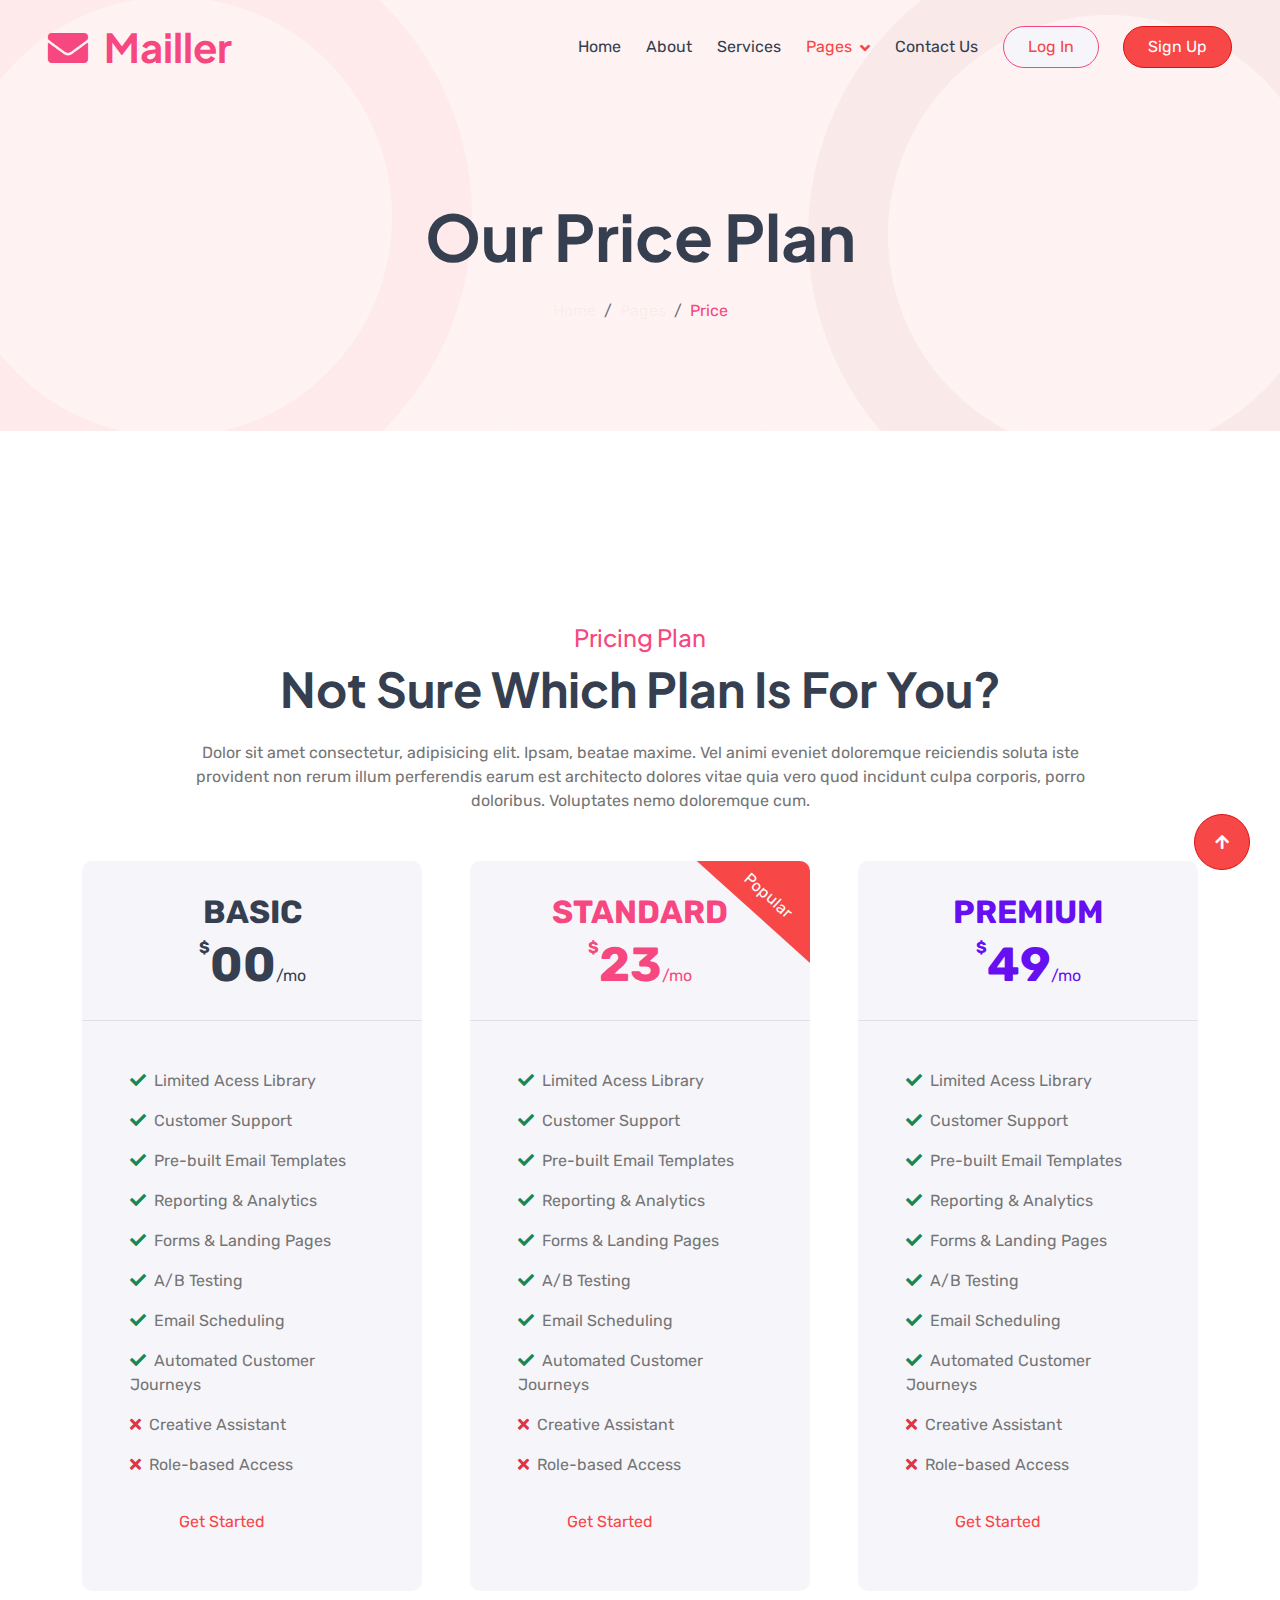
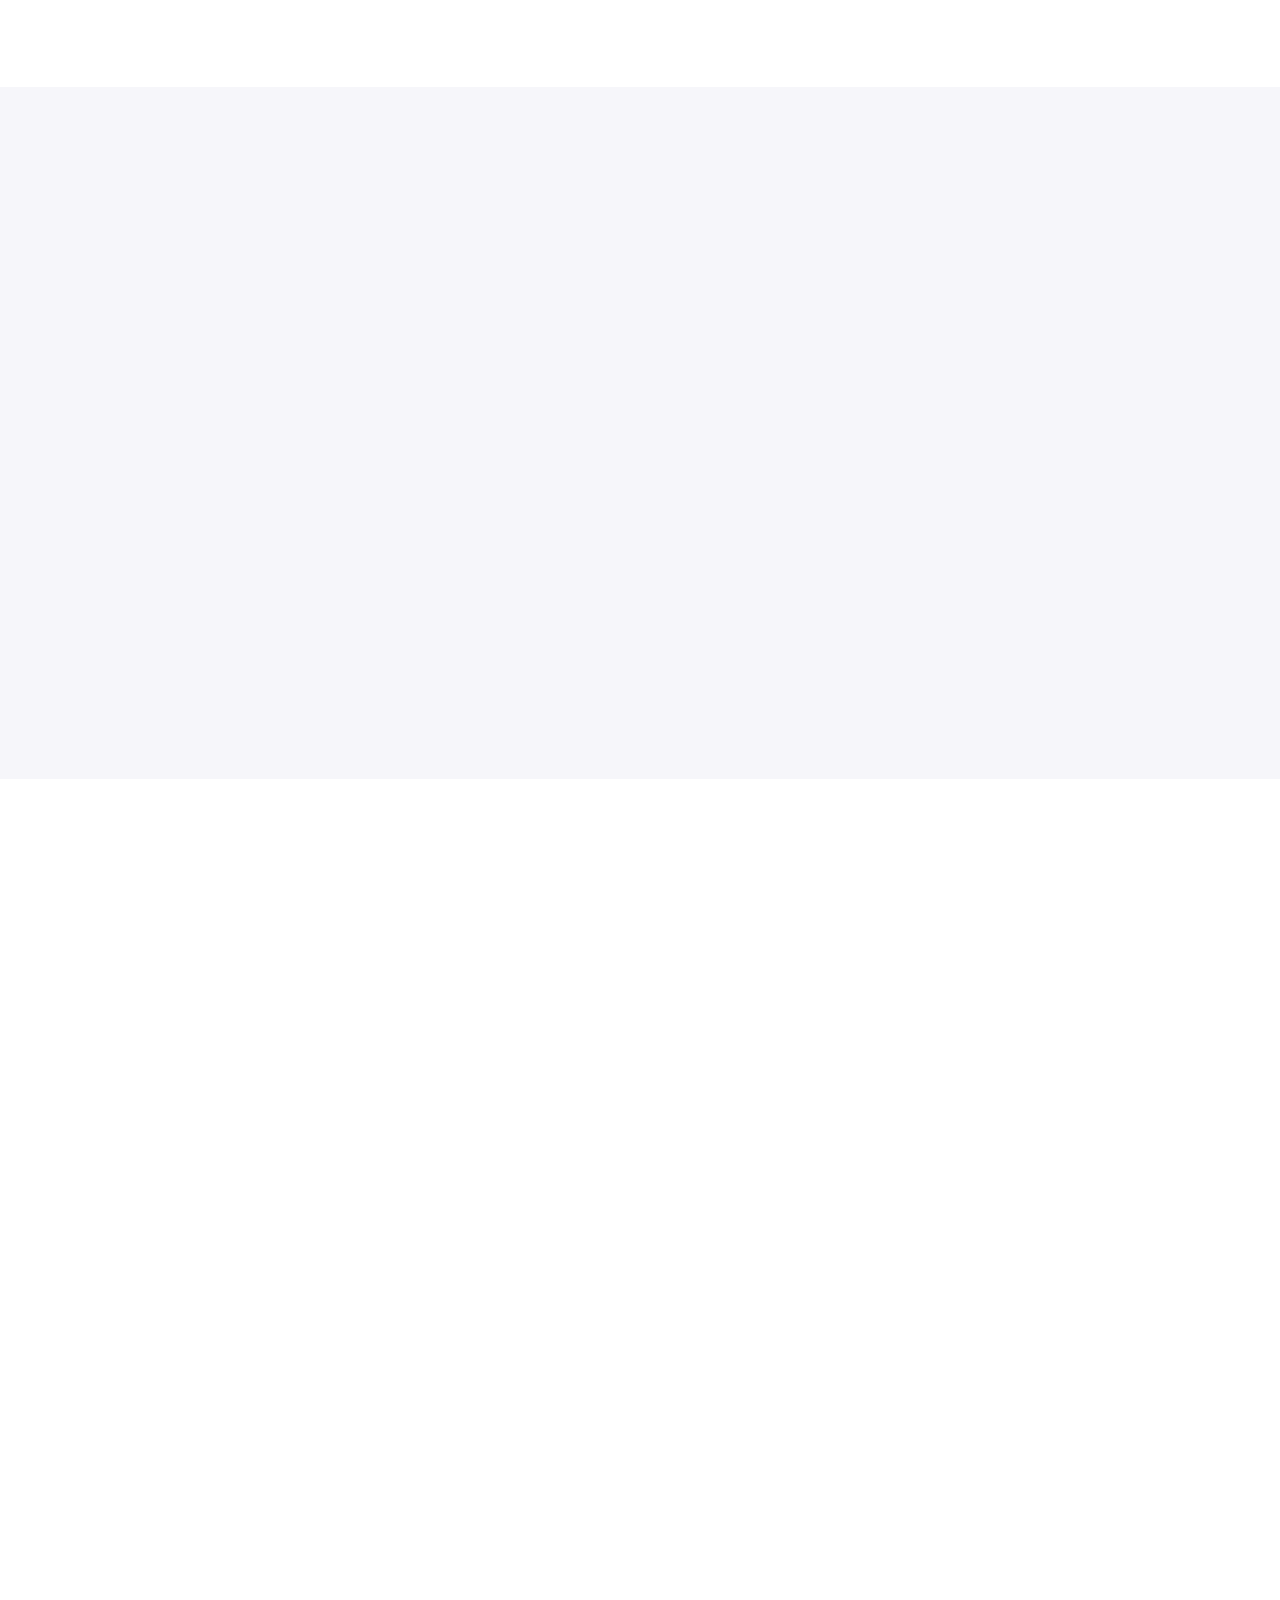
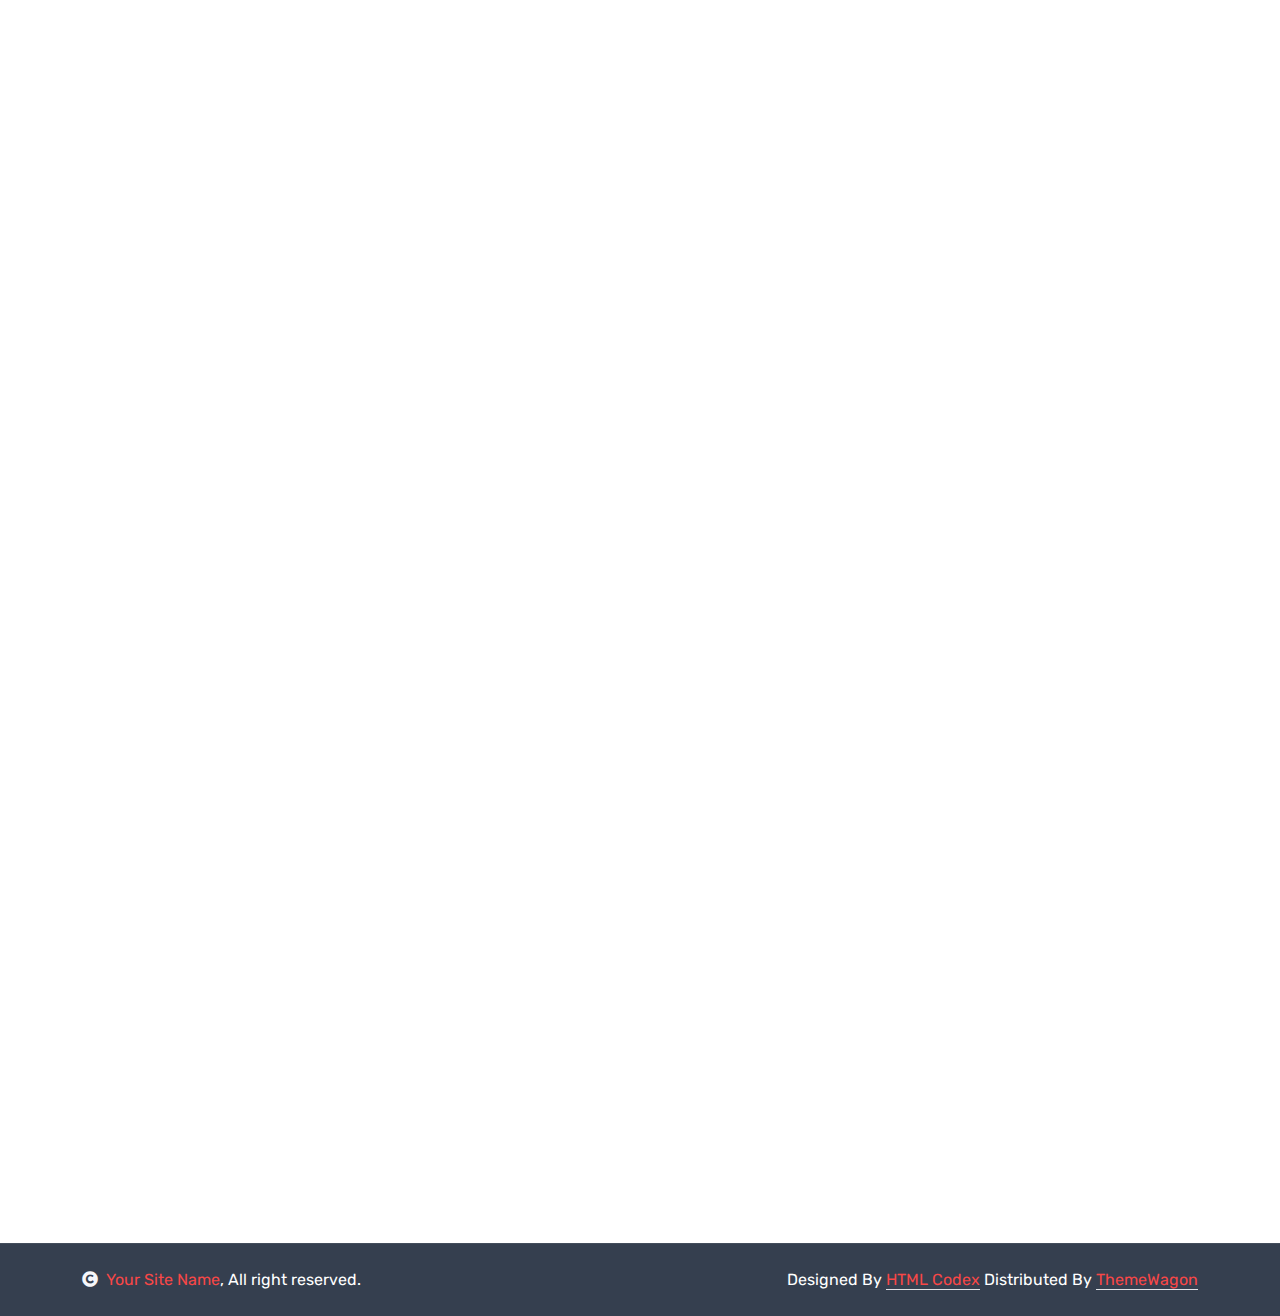
<file: pricing.html>
<!DOCTYPE html>
<html lang="en">

    <head>
        <meta charset="utf-8">
        <title>Mailler - SaaS Website Template</title>
        <meta content="width=device-width, initial-scale=1.0" name="viewport">
        <meta content="" name="keywords">
        <meta content="" name="description">

        <!-- Google Web Fonts -->
        <link rel="preconnect" href="https://fonts.googleapis.com">
        <link rel="preconnect" href="https://fonts.gstatic.com" crossorigin>
        <link href="https://fonts.googleapis.com/css2?family=Plus+Jakarta+Sans:wght@500;600;700&family=Rubik:wght@400;500&display=swap" rel="stylesheet"> 

        <!-- Icon Font Stylesheet -->
        <link rel="stylesheet" href="https://use.fontawesome.com/releases/v5.15.4/css/all.css"/>
        <link href="https://cdn.jsdelivr.net/npm/bootstrap-icons@1.4.1/font/bootstrap-icons.css" rel="stylesheet">

        <!-- Libraries Stylesheet -->
        <link href="lib/animate/animate.min.css" rel="stylesheet">
        <link href="lib/owlcarousel/assets/owl.carousel.min.css" rel="stylesheet">
        <link href="lib/lightbox/css/lightbox.min.css" rel="stylesheet">


        <!-- Customized Bootstrap Stylesheet -->
        <link href="css/bootstrap.min.css" rel="stylesheet">

        <!-- Template Stylesheet -->
        <link href="css/style.css" rel="stylesheet">
    </head>

    <body>

        <!-- Spinner Start -->
        <div id="spinner" class="show bg-white position-fixed translate-middle w-100 vh-100 top-50 start-50 d-flex align-items-center justify-content-center">
            <div class="spinner-border text-primary" style="width: 3rem; height: 3rem;" role="status">
                <span class="sr-only">Loading...</span>
            </div>
        </div>
        <!-- Spinner End -->


        <!-- Navbar & Hero Start -->
        <div class="container-fluid p-0">
            <nav class="navbar navbar-expand-lg navbar-light bg-transparent px-4 px-lg-5 py-3 py-lg-0">
                <a href="index.html" class="navbar-brand p-0">
                    <h1 class="display-6 text-primary m-0"><i class="fas fa-envelope me-3"></i>Mailler</h1>
                    <!-- <img src="img/logo.png" alt="Logo"> -->
                </a>
                <button class="navbar-toggler" type="button" data-bs-toggle="collapse" data-bs-target="#navbarCollapse">
                    <span class="fa fa-bars"></span>
                </button>
                <div class="collapse navbar-collapse" id="navbarCollapse">
                    <div class="navbar-nav ms-auto py-0">
                        <a href="index.html" class="nav-item nav-link">Home</a>
                        <a href="about.html" class="nav-item nav-link">About</a>
                        <a href="service.html" class="nav-item nav-link">Services</a>
                        <div class="nav-item dropdown">
                            <a href="#" class="nav-link dropdown-toggle active" data-bs-toggle="dropdown">Pages</a>
                            <div class="dropdown-menu m-0">
                                <a href="feature.html" class="dropdown-item">Features</a>
                                <a href="pricing.html" class="dropdown-item active">Pricing</a>
                                <a href="blog.html" class="dropdown-item">Blog</a>
                                <a href="testimonial.html" class="dropdown-item">Testimonial</a>
                                <a href="404.html" class="dropdown-item">404 Page</a>
                            </div>
                        </div>
                        <a href="contact.html" class="nav-item nav-link">Contact Us</a>
                    </div>
                    <a href="#" class="btn btn-light border border-primary rounded-pill text-primary py-2 px-4 me-4">Log In</a>
                    <a href="#" class="btn btn-primary rounded-pill text-white py-2 px-4">Sign Up</a>
                </div>
            </nav>
        </div>
        <!-- Navbar & Hero End -->


         <!-- Header Start -->
         <div class="container-fluid bg-breadcrumb">
            <ul class="breadcrumb-animation">
                <li></li>
                <li></li>
                <li></li>
                <li></li>
                <li></li>
                <li></li>
                <li></li>
                <li></li>
                <li></li>
                <li></li>
            </ul>
            <div class="container text-center py-5" style="max-width: 900px;">
                <h3 class="display-3 mb-4 wow fadeInDown" data-wow-delay="0.1s">Our Price Plan</h1>
                <ol class="breadcrumb justify-content-center mb-0 wow fadeInDown" data-wow-delay="0.3s">
                    <li class="breadcrumb-item"><a href="index.html">Home</a></li>
                    <li class="breadcrumb-item"><a href="#">Pages</a></li>
                    <li class="breadcrumb-item active text-primary">Price</li>
                </ol>    
            </div>
        </div>
        <!-- Header End -->


        <!-- Pricing Start -->
        <div class="container-fluid price py-5">
            <div class="container py-5">
                <div class="text-center mx-auto mb-5 wow fadeInUp" data-wow-delay="0.1s" style="max-width: 900px;">
                    <h4 class="text-primary">Pricing Plan</h4>
                    <h1 class="display-5 mb-4">Not Sure Which Plan Is For You?</h1>
                    <p class="mb-0">Dolor sit amet consectetur, adipisicing elit. Ipsam, beatae maxime. Vel animi eveniet doloremque reiciendis soluta iste provident non rerum illum perferendis earum est architecto dolores vitae quia vero quod incidunt culpa corporis, porro doloribus. Voluptates nemo doloremque cum.
                    </p>
                </div>
                <div class="row g-5 justify-content-center">
                    <div class="col-md-6 col-lg-6 col-xl-4 wow fadeInUp" data-wow-delay="0.1s">
                        <div class="price-item bg-light rounded text-center">
                            <div class="text-center text-dark border-bottom d-flex flex-column justify-content-center p-4" style="width: 100%; height: 160px;">
                                <p class="fs-2 fw-bold text-uppercase mb-0">BASIC</p>
                                <div class="d-flex justify-content-center">
                                    <strong class="align-self-start">$</strong>
                                    <p class="mb-0"><span class="display-5">00</span>/mo</p>
                                </div>                        
                            </div>
                            <div class="text-start p-5">
                                <p><i class="fas fa-check text-success me-1"></i> Limited Acess Library</p>
                                <p><i class="fas fa-check text-success me-1"></i> Customer Support</p>
                                <p><i class="fas fa-check text-success me-1"></i> Pre-built Email Templates</p>
                                <p><i class="fas fa-check text-success me-1"></i> Reporting & Analytics</p>
                                <p><i class="fas fa-check text-success me-1"></i> Forms & Landing Pages</p>
                                <p><i class="fas fa-check text-success me-1"></i> A/B Testing</p>
                                <p><i class="fas fa-check text-success me-1"></i> Email Scheduling</p>
                                <p><i class="fas fa-check text-success me-1"></i> Automated Customer Journeys</p>
                                <p><i class="fas fa-times text-danger me-1"></i> Creative Assistant</p>
                                <p class="mb-4"><i class="fas fa-times text-danger me-1"></i> Role-based Access</p>
                                <button class="btn btn-light rounded-pill py-2 px-5" type="button">Get Started</button>
                            </div>
                        </div>
                    </div>
                    <div class="col-md-6 col-lg-6 col-xl-4 wow fadeInUp" data-wow-delay="0.3s">
                        <div class="price-item bg-light rounded text-center">
                            <div class="pice-item-offer">Popular</div>
                            <div class="text-center text-primary border-bottom d-flex flex-column justify-content-center p-4" style="width: 100%; height: 160px;">
                                <p class="fs-2 fw-bold text-uppercase mb-0">Standard</p>
                                <div class="d-flex justify-content-center">
                                    <strong class="align-self-start">$</strong>
                                    <p class="mb-0"><span class="display-5">23</span>/mo</p>
                                </div>                        
                            </div>
                            <div class="text-start p-5">
                                <p><i class="fas fa-check text-success me-1"></i> Limited Acess Library</p>
                                <p><i class="fas fa-check text-success me-1"></i> Customer Support</p>
                                <p><i class="fas fa-check text-success me-1"></i> Pre-built Email Templates</p>
                                <p><i class="fas fa-check text-success me-1"></i> Reporting & Analytics</p>
                                <p><i class="fas fa-check text-success me-1"></i> Forms & Landing Pages</p>
                                <p><i class="fas fa-check text-success me-1"></i> A/B Testing</p>
                                <p><i class="fas fa-check text-success me-1"></i> Email Scheduling</p>
                                <p><i class="fas fa-check text-success me-1"></i> Automated Customer Journeys</p>
                                <p><i class="fas fa-times text-danger me-1"></i> Creative Assistant</p>
                                <p class="mb-4"><i class="fas fa-times text-danger me-1"></i> Role-based Access</p>
                                <button class="btn btn-light rounded-pill py-2 px-5" type="button">Get Started</button>
                            </div>
                        </div>
                    </div>
                    <div class="col-md-6 col-lg-6 col-xl-4 wow fadeInUp" data-wow-delay="0.5s">
                        <div class="price-item bg-light rounded text-center">
                            <div class="text-center text-secondary border-bottom d-flex flex-column justify-content-center p-4" style="width: 100%; height: 160px;">
                                <p class="fs-2 fw-bold text-uppercase mb-0">Premium</p>
                                <div class="d-flex justify-content-center">
                                    <strong class="align-self-start">$</strong>
                                    <p class="mb-0"><span class="display-5">49</span>/mo</p>
                                </div>                        
                            </div>
                            <div class="text-start p-5">
                                <p><i class="fas fa-check text-success me-1"></i> Limited Acess Library</p>
                                <p><i class="fas fa-check text-success me-1"></i> Customer Support</p>
                                <p><i class="fas fa-check text-success me-1"></i> Pre-built Email Templates</p>
                                <p><i class="fas fa-check text-success me-1"></i> Reporting & Analytics</p>
                                <p><i class="fas fa-check text-success me-1"></i> Forms & Landing Pages</p>
                                <p><i class="fas fa-check text-success me-1"></i> A/B Testing</p>
                                <p><i class="fas fa-check text-success me-1"></i> Email Scheduling</p>
                                <p><i class="fas fa-check text-success me-1"></i> Automated Customer Journeys</p>
                                <p><i class="fas fa-times text-danger me-1"></i> Creative Assistant</p>
                                <p class="mb-4"><i class="fas fa-times text-danger me-1"></i> Role-based Access</p>
                                <button class="btn btn-light rounded-pill py-2 px-5" type="button">Get Started</button>
                            </div>
                        </div>
                    </div>
                </div>
            </div>
        </div>
        <!-- Pricing End -->


        <!-- FAQ Start -->
        <div class="container-fluid FAQ bg-light overflow-hidden py-5">
            <div class="container py-5">
                <div class="row g-5 align-items-center">
                    <div class="col-lg-6 wow fadeInLeft" data-wow-delay="0.1s">
                       <div class="accordion" id="accordionExample">
                            <div class="accordion-item border-0 mb-4">
                                <h2 class="accordion-header" id="headingOne">
                                    <button class="accordion-button rounded-top" type="button" data-bs-toggle="collapse" data-bs-target="#collapseOne" aria-expanded="true" aria-controls="collapseTOne">
                                        Why did you choose Our Email Services?
                                    </button>
                                </h2>
                                <div id="collapseOne" class="accordion-collapse collapse show" aria-labelledby="headingOne" data-bs-parent="#accordionExample">
                                    <div class="accordion-body my-2">
                                        <h5>Dolor sit amet consectetur adipisicing elit.</h5>
                                        <p>Lorem ipsum dolor sit amet consectetur adipisicing elit. Ad nemo impedit, sapiente quis illo quia nulla atque maxime fuga minima ipsa quae cum consequatur, sit, delectus exercitationem odit officiis maiores! Neque, quidem corrupti modi architecto eos saepe incidunt dignissimos rerum.</p>
                                        <p>Lorem ipsum dolor sit amet consectetur adipisicing elit. Dicta distinctio hic fuga odio excepturi ducimus sequi at. Doloribus, non aspernatur.</p>
                                    </div>
                                </div>
                            </div>
                            <div class="accordion-item border-0 mb-4">
                                <h2 class="accordion-header" id="headingTwo">
                                    <button class="accordion-button collapsed rounded-top" type="button" data-bs-toggle="collapse" data-bs-target="#collapseTwo" aria-expanded="false" aria-controls="collapseTwo">
                                        Are there any hidden charges? 
                                    </button>
                                </h2>
                                <div id="collapseTwo" class="accordion-collapse collapse" aria-labelledby="headingTwo" data-bs-parent="#accordionExample">
                                    <div class="accordion-body my-2">
                                        <h5>Dolor sit amet consectetur adipisicing elit.</h5>
                                        <p>Lorem ipsum dolor sit amet consectetur adipisicing elit. Ad nemo impedit, sapiente quis illo quia nulla atque maxime fuga minima ipsa quae cum consequatur, sit, delectus exercitationem odit officiis maiores! Neque, quidem corrupti modi architecto eos saepe incidunt dignissimos rerum.</p>
                                        <p>Lorem ipsum dolor sit amet consectetur adipisicing elit. Dicta distinctio hic fuga odio excepturi ducimus sequi at. Doloribus, non aspernatur.</p>
                                    </div>
                                </div>
                            </div>
                            <div class="accordion-item border-0">
                                <h2 class="accordion-header" id="headingThree">
                                    <button class="accordion-button collapsed rounded-top" type="button" data-bs-toggle="collapse" data-bs-target="#collapseThree" aria-expanded="false" aria-controls="collapseThree">
                                        What are the key challenges of email marketing?
                                    </button>
                                </h2>
                                <div id="collapseThree" class="accordion-collapse collapse" aria-labelledby="headingThree" data-bs-parent="#accordionExample">
                                    <div class="accordion-body my-2">
                                        <h5>Dolor sit amet consectetur adipisicing elit.</h5>
                                        <p>Lorem ipsum dolor sit amet consectetur adipisicing elit. Ad nemo impedit, sapiente quis illo quia nulla atque maxime fuga minima ipsa quae cum consequatur, sit, delectus exercitationem odit officiis maiores! Neque, quidem corrupti modi architecto eos saepe incidunt dignissimos rerum.</p>
                                        <p>Lorem ipsum dolor sit amet consectetur adipisicing elit. Dicta distinctio hic fuga odio excepturi ducimus sequi at. Doloribus, non aspernatur.</p>
                                    </div>
                                </div>
                            </div>
                       </div>
                    </div>
                    <div class="col-lg-6 wow fadeInRight" data-wow-delay="0.3s">
                        <div class="FAQ-img RotateMoveRight rounded">
                            <img src="img/about-1.png" class="img-fluid w-100" alt="">
                        </div>
                    </div>
                </div>
            </div>
        </div>
        <!-- FAQ End -->


        <!-- Feature Start -->
        <div class="container-fluid feature overflow-hidden py-5">
            <div class="container py-5">
                <div class="text-center mx-auto mb-5 wow fadeInUp" data-wow-delay="0.1s" style="max-width: 900px;">
                    <h4 class="text-primary">Our Feature</h4>
                    <h1 class="display-5 mb-4">Important Features For Email Marketing</h1>
                    <p class="mb-0">Dolor sit amet consectetur, adipisicing elit. Ipsam, beatae maxime. Vel animi eveniet doloremque reiciendis soluta iste provident non rerum illum perferendis earum est architecto dolores vitae quia vero quod incidunt culpa corporis, porro doloribus. Voluptates nemo doloremque cum.
                    </p>
                </div>
                <div class="row g-4 justify-content-center text-center mb-5">
                    <div class="col-md-6 col-lg-4 col-xl-3 wow fadeInUp" data-wow-delay="0.1s">
                        <div class="text-center p-4">
                            <div class="d-inline-block rounded bg-light p-4 mb-4"><i class="fas fa-envelope fa-5x text-secondary"></i></div>
                            <div class="feature-content">
                                <a href="#" class="h4">Email Marketing <i class="fa fa-long-arrow-alt-right"></i></a>
                                <p class="mt-4 mb-0">Lorem ipsum dolor sit amet consectetur adipisicing elit.consectetur adipisicing elit
                                </p>
                            </div>
                        </div>
                    </div>
                    <div class="col-md-6 col-lg-4 col-xl-3 wow fadeInUp" data-wow-delay="0.3s">
                        <div class="text-center p-4">
                            <div class="d-inline-block rounded bg-light p-4 mb-4"><i class="fas fa-mail-bulk fa-5x text-secondary"></i></div>
                            <div class="feature-content">
                                <a href="#" class="h4">Email Builder <i class="fa fa-long-arrow-alt-right"></i></a>
                                <p class="mt-4 mb-0">Lorem ipsum dolor sit amet consectetur adipisicing elit.consectetur adipisicing elit
                                </p>
                            </div>
                        </div>
                    </div>
                    <div class="col-md-6 col-lg-4 col-xl-3 wow fadeInUp" data-wow-delay="0.5s">
                        <div class="text-center rounded p-4">
                            <div class="d-inline-block rounded bg-light p-4 mb-4"><i class="fas fa-sitemap fa-5x text-secondary"></i></div>
                            <div class="feature-content">
                                <a href="#" class="h4">Customer Builder <i class="fa fa-long-arrow-alt-right"></i></a>
                                <p class="mt-4 mb-0">Lorem ipsum dolor sit amet consectetur adipisicing elit.consectetur adipisicing elit
                                </p>
                            </div>
                        </div>
                    </div>
                    <div class="col-md-6 col-lg-4 col-xl-3 wow fadeInUp" data-wow-delay="0.7s">
                        <div class="text-center rounded p-4">
                            <div class="d-inline-block rounded bg-light p-4 mb-4"><i class="fas fa-tasks fa-5x text-secondary"></i></div>
                            <div class="feature-content">
                                <a href="#" class="h4">Campaign Manager <i class="fa fa-long-arrow-alt-right"></i></a>
                                <p class="mt-4 mb-0">Lorem ipsum dolor sit amet consectetur adipisicing elit.consectetur adipisicing elit
                                </p>
                            </div>
                        </div>
                    </div>
                    <div class="col-12 wow fadeInUp" data-wow-delay="0.1s">
                        <div class="my-3">
                            <a href="#" class="btn btn-primary d-inline rounded-pill px-5 py-3">More Features</a>
                        </div>
                    </div>
                </div>
                <div class="row g-5 pt-5" style="margin-top: 6rem;">
                    <div class="col-lg-6 wow fadeInLeft" data-wow-delay="0.1s">
                        <div class="feature-img RotateMoveLeft h-100" style="object-fit: cover;">
                            <img src="img/features-1.png" class="img-fluid w-100 h-100" alt="">
                        </div>
                    </div>
                    <div class="col-lg-6 wow fadeInRight" data-wow-delay="0.1s">
                        <h4 class="text-primary">Fearutes</h4>
                        <h1 class="display-5 mb-4">Push Your Visitors Into Happy Customers</h1>
                        <p class="mb-4">Lorem ipsum dolor sit amet, consectetur adipisicing elit. Accusantium, suscipit itaque quaerat dicta porro illum, autem, molestias ut animi ab aspernatur dolorum officia nam dolore. Voluptatibus aliquam earum labore atque.
                        </p>
                        <div class="row g-4">
                            <div class="col-6">
                                <div class="d-flex">
                                    <i class="fas fa-newspaper fa-4x text-secondary"></i>
                                    <div class="d-flex flex-column ms-3">
                                        <h2 class="mb-0 fw-bold">285</h2>
                                        <small class="text-dark">Created Projects</small>
                                    </div>
                                </div>
                            </div>
                            <div class="col-6">
                                <div class="d-flex">
                                    <i class="fas fa-users fa-4x text-secondary"></i>
                                    <div class="d-flex flex-column ms-3">
                                        <h2 class="mb-0 fw-bold">6560</h2>
                                        <small class="text-dark">Happy Clients</small>
                                    </div>
                                </div>
                            </div>
                        </div>
                        <div class="my-4">
                            <a href="#" class="btn btn-primary rounded-pill py-3 px-5">Read More</a>
                        </div>
                    </div>
                </div>
            </div>
        </div>
        <!-- Feature End -->


        <!-- Footer Start -->
        <div class="container-fluid footer py-5 wow fadeIn" data-wow-delay="0.2s">
            <div class="container py-5">
                <div class="row g-5">
                    <div class="col-md-6 col-lg-6 col-xl-3">
                        <div class="footer-item d-flex flex-column">
                            <h4 class="text-dark mb-4">Company</h4>
                            <a href=""> Why Mailler?</a>
                            <a href=""> Our Features</a>
                            <a href=""> Our Portfolio</a>
                            <a href=""> About Us</a>
                            <a href=""> Our Blog & News</a>
                            <a href=""> Get In Touch</a>
                        </div>
                    </div>
                    <div class="col-md-6 col-lg-6 col-xl-3">
                        <div class="footer-item d-flex flex-column">
                            <h4 class="mb-4 text-dark">Quick Links</h4>
                            <a href=""> About Us</a>
                            <a href=""> Contact Us</a>
                            <a href=""> Privacy Policy</a>
                            <a href=""> Terms & Conditions</a>
                            <a href=""> Our Blog & News</a>
                            <a href=""> Our Team</a>
                        </div>
                    </div>
                    <div class="col-md-6 col-lg-6 col-xl-3">
                        <div class="footer-item d-flex flex-column">
                            <h4 class="mb-4 text-dark">Services</h4>
                            <a href=""> All Services</a>
                            <a href=""> Promotional Emails</a>
                            <a href=""> Product Updates</a>
                            <a href=""> Email Marketing</a>
                            <a href=""> Acquistion Emails</a>
                            <a href=""> Retention Emails</a>
                        </div>
                    </div>
                    <div class="col-md-6 col-lg-6 col-xl-3">
                        <div class="footer-item d-flex flex-column">
                            <h4 class="mb-4 text-dark">Contact Info</h4>
                            <a href=""><i class="fa fa-map-marker-alt me-2"></i> 123 Street, New York, USA</a>
                            <a href=""><i class="fas fa-envelope me-2"></i> info@example.com</a>
                            <a href=""><i class="fas fa-phone me-2"></i> +012 345 67890</a>
                            <a href="" class="mb-3"><i class="fas fa-print me-2"></i> +012 345 67890</a>
                            <div class="d-flex align-items-center">
                                <i class="fas fa-share fa-2x text-secondary me-2"></i>
                                <a class="btn-square btn btn-primary rounded-circle mx-1" href=""><i class="fab fa-facebook-f"></i></a>
                                <a class="btn-square btn btn-primary rounded-circle mx-1" href=""><i class="fab fa-twitter"></i></a>
                                <a class="btn-square btn btn-primary rounded-circle mx-1" href=""><i class="fab fa-instagram"></i></a>
                                <a class="btn-square btn btn-primary rounded-circle mx-1" href=""><i class="fab fa-linkedin-in"></i></a>
                            </div>
                        </div>
                    </div>
                </div>
            </div>
        </div>
        <!-- Footer End -->

        
        <!-- Copyright Start -->
        <div class="container-fluid copyright py-4">
            <div class="container">
                <div class="row g-4 align-items-center">
                    <div class="col-md-6 text-center text-md-start mb-md-0">
                        <span class="text-white"><a href="#"><i class="fas fa-copyright text-light me-2"></i>Your Site Name</a>, All right reserved.</span>
                    </div>
                    <div class="col-md-6 text-center text-md-end text-white">
                        <!--/*** This template is free as long as you keep the below author’s credit link/attribution link/backlink. ***/-->
                        <!--/*** If you'd like to use the template without the below author’s credit link/attribution link/backlink, ***/-->
                        <!--/*** you can purchase the Credit Removal License from "https://htmlcodex.com/credit-removal". ***/-->
                        Designed By <a class="border-bottom" href="https://htmlcodex.com">HTML Codex</a> Distributed By <a class="border-bottom" href="https://themewagon.com">ThemeWagon</a>
                    </div>
                </div>
            </div>
        </div>
        <!-- Copyright End -->


        <!-- Back to Top -->
        <a href="#" class="btn btn-primary btn-lg-square back-to-top"><i class="fa fa-arrow-up"></i></a>   

        
    <!-- JavaScript Libraries -->
    <script src="https://ajax.googleapis.com/ajax/libs/jquery/3.6.4/jquery.min.js"></script>
    <script src="https://cdn.jsdelivr.net/npm/bootstrap@5.0.0/dist/js/bootstrap.bundle.min.js"></script>
    <script src="lib/wow/wow.min.js"></script>
    <script src="lib/easing/easing.min.js"></script>
    <script src="lib/waypoints/waypoints.min.js"></script>
    <script src="lib/counterup/counterup.min.js"></script>
    <script src="lib/owlcarousel/owl.carousel.min.js"></script>
    <script src="lib/lightbox/js/lightbox.min.js"></script>
    

    <!-- Template Javascript -->
    <script src="js/main.js"></script>
    </body>

</html>
</file>
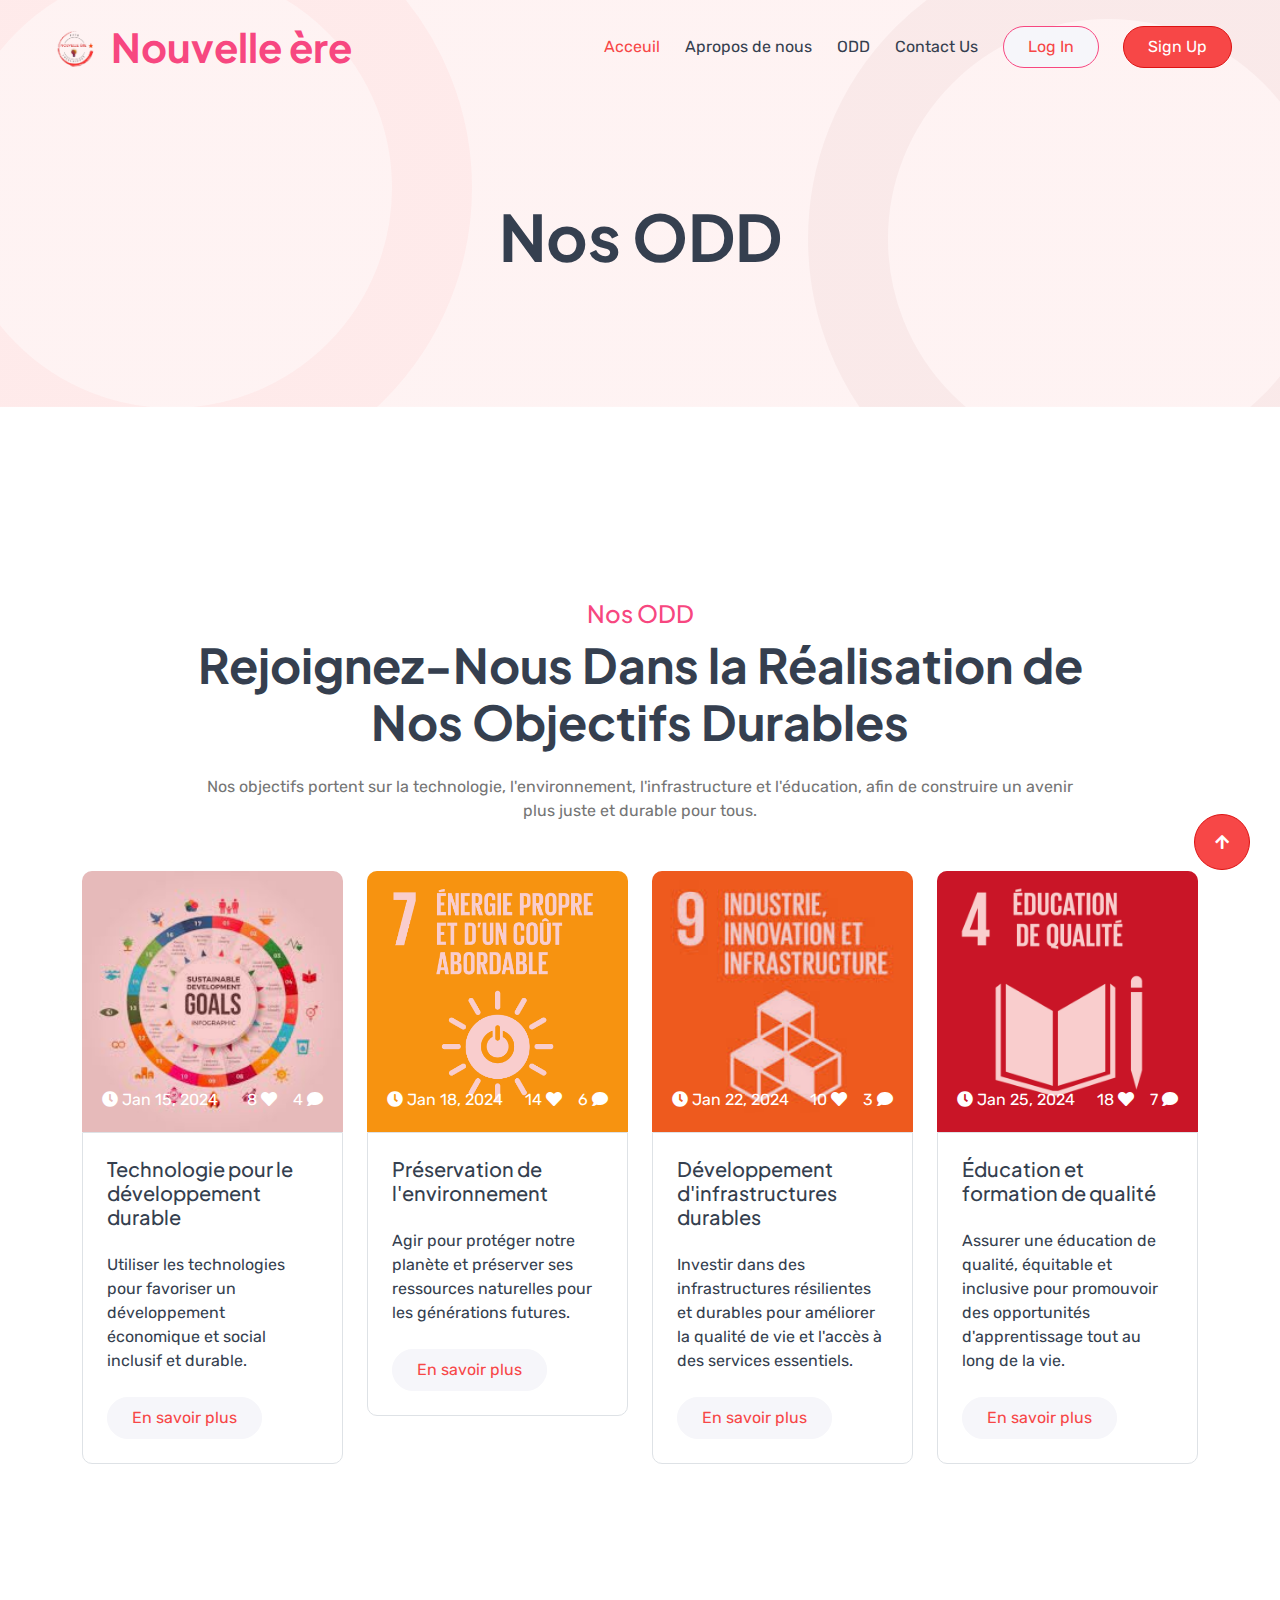
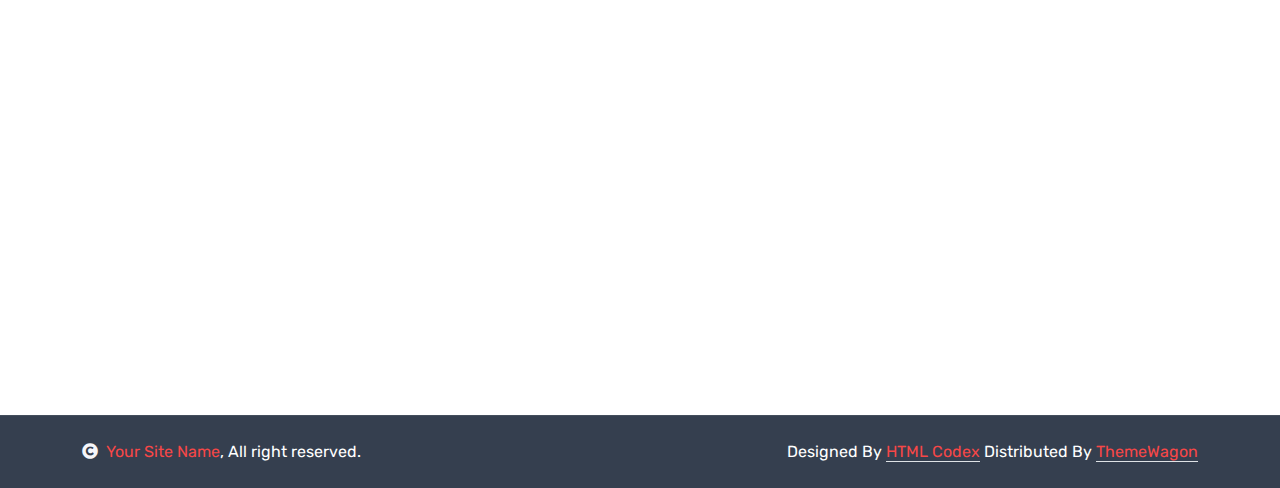
<file: service.html>
<!DOCTYPE html>
<html lang="en">

    <head>
        <meta charset="utf-8">
        <title>Mailler - SaaS Website Template</title>
        <meta content="width=device-width, initial-scale=1.0" name="viewport">
        <meta content="" name="keywords">
        <meta content="" name="description">

        <!-- Google Web Fonts -->
        <link rel="preconnect" href="https://fonts.googleapis.com">
        <link rel="preconnect" href="https://fonts.gstatic.com" crossorigin>
        <link href="https://fonts.googleapis.com/css2?family=Plus+Jakarta+Sans:wght@500;600;700&family=Rubik:wght@400;500&display=swap" rel="stylesheet"> 

        <!-- Icon Font Stylesheet -->
        <link rel="stylesheet" href="https://use.fontawesome.com/releases/v5.15.4/css/all.css"/>
        <link href="https://cdn.jsdelivr.net/npm/bootstrap-icons@1.4.1/font/bootstrap-icons.css" rel="stylesheet">

        <!-- Libraries Stylesheet -->
        <link href="lib/animate/animate.min.css" rel="stylesheet">
        <link href="lib/owlcarousel/assets/owl.carousel.min.css" rel="stylesheet">
        <link href="lib/lightbox/css/lightbox.min.css" rel="stylesheet">


        <!-- Customized Bootstrap Stylesheet -->
        <link href="css/bootstrap.min.css" rel="stylesheet">

        <!-- Template Stylesheet -->
        <link href="css/style.css" rel="stylesheet">
    </head>

    <body>

        <!-- Spinner Start -->
        <div id="spinner" class="show bg-white position-fixed translate-middle w-100 vh-100 top-50 start-50 d-flex align-items-center justify-content-center">
            <div class="spinner-border text-primary" style="width: 3rem; height: 3rem;" role="status">
                <span class="sr-only">Loading...</span>
            </div>
        </div>
        <!-- Spinner End -->


        <!-- Navbar & Hero Start -->
        <div class="container-fluid p-0">
            <nav class="navbar navbar-expand-lg navbar-light bg-transparent px-4 px-lg-5 py-3 py-lg-0">
                <a href="index.html" class="navbar-brand d-flex align-items-center p-0">
                    <img src="img/logo4.png" alt="Logo" style="height: 50px; margin-right: 10px;">
                    <h1 class="display-6 text-primary m-0">Nouvelle ère</h1>
                </a>
                
                <button class="navbar-toggler" type="button" data-bs-toggle="collapse" data-bs-target="#navbarCollapse">
                    <span class="fa fa-bars"></span>
                </button>
                <div class="collapse navbar-collapse" id="navbarCollapse">
                    <div class="navbar-nav ms-auto py-0">
                        <a href="index.html" class="nav-item nav-link active">Acceuil</a>
                        <a href="about.html" class="nav-item nav-link">Apropos de nous</a>
                        <a href="service.html" class="nav-item nav-link">ODD</a>
                      
                        <a href="contact.html" class="nav-item nav-link">Contact Us</a>
                    </div>
                    <a href="#" class="btn btn-light border border-primary rounded-pill text-primary py-2 px-4 me-4">Log In</a>
                    <a href="#" class="btn btn-primary rounded-pill text-white py-2 px-4">Sign Up</a>
                </div>
            </nav>
        </div>
        <!-- Navbar & Hero End -->


         <!-- Header Start -->
         <div class="container-fluid bg-breadcrumb">
            <ul class="breadcrumb-animation">
                <li></li>
                <li></li>
                <li></li>
                <li></li>
                <li></li>
                <li></li>
                <li></li>
                <li></li>
                <li></li>
                <li></li>
            </ul>
            <div class="container text-center py-5" style="max-width: 900px;">
                <h3 class="display-3 mb-4 wow fadeInDown" data-wow-delay="0.1s">Nos ODD</h1>
               
            </div>
        </div>
        <!-- Header End -->



        <div class="container-fluid blog py-5">
            <div class="container py-5">
                <div class="text-center mx-auto mb-5 wow fadeInUp" data-wow-delay="0.1s" style="max-width: 900px;">
                    <h4 class="text-primary">Nos ODD</h4>
                    <h1 class="display-5 mb-4">Rejoignez-Nous Dans la Réalisation de Nos Objectifs Durables</h1>
                    <p class="mb-0">Nos objectifs portent sur la technologie, l'environnement, l'infrastructure et l'éducation, afin de construire un avenir plus juste et durable pour tous.</p>
                </div>
                <div class="row g-4 justify-content-center">
                    <!-- Technologie -->
                    <div class="col-md-6 col-lg-4 col-xl-3 wow fadeInUp" data-wow-delay="0.1s">
                        <div class="blog-item">
                            <div class="blog-img">
                                <img src="img/imagees.jfif" class="img-fluid w-100" alt="Technologie">
                                <div class="blog-info">
                                    <span><i class="fa fa-clock"></i> Jan 15, 2024</span>
                                    <div class="d-flex">
                                        <span class="me-3"> 8 <i class="fa fa-heart"></i></span>
                                        <a href="#" class="text-white">4 <i class="fa fa-comment"></i></a>
                                    </div>
                                </div>
                            </div>
                            <div class="blog-content text-dark border p-4">
                                <h5 class="mb-4">Technologie pour le développement durable</h5>
                                <p class="mb-4">Utiliser les technologies pour favoriser un développement économique et social inclusif et durable.</p>
                                <a class="btn btn-light rounded-pill py-2 px-4" href="#">En savoir plus</a>
                            </div>
                        </div>
                    </div>
                    <!-- Environnement -->
                    <div class="col-md-6 col-lg-4 col-xl-3 wow fadeInUp" data-wow-delay="0.3s">
                        <div class="blog-item">
                            <div class="blog-img">
                                <img src="img/téléchargement.png" class="img-fluid w-100" alt="Environnement">
                                <div class="blog-info">
                                    <span><i class="fa fa-clock"></i> Jan 18, 2024</span>
                                    <div class="d-flex">
                                        <span class="me-3"> 14 <i class="fa fa-heart"></i></span>
                                        <a href="#" class="text-white">6 <i class="fa fa-comment"></i></a>
                                    </div>
                                </div>
                            </div>
                            <div class="blog-content text-dark border p-4">
                                <h5 class="mb-4">Préservation de l'environnement</h5>
                                <p class="mb-4">Agir pour protéger notre planète et préserver ses ressources naturelles pour les générations futures.</p>
                                <a class="btn btn-light rounded-pill py-2 px-4" href="#">En savoir plus</a>
                            </div>
                        </div>
                    </div>
                    <!-- Infrastructure -->
                    <div class="col-md-6 col-lg-4 col-xl-3 wow fadeInUp" data-wow-delay="0.5s">
                        <div class="blog-item">
                            <div class="blog-img">
                                <img src="img/téléchargement.jfif" class="img-fluid w-100" alt="Infrastructure">
                                <div class="blog-info">
                                    <span><i class="fa fa-clock"></i> Jan 22, 2024</span>
                                    <div class="d-flex">
                                        <span class="me-3"> 10 <i class="fa fa-heart"></i></span>
                                        <a href="#" class="text-white">3 <i class="fa fa-comment"></i></a>
                                    </div>
                                </div>
                            </div>
                            <div class="blog-content text-dark border p-4">
                                <h5 class="mb-4">Développement d'infrastructures durables</h5>
                                <p class="mb-4">Investir dans des infrastructures résilientes et durables pour améliorer la qualité de vie et l'accès à des services essentiels.</p>
                                <a class="btn btn-light rounded-pill py-2 px-4" href="#">En savoir plus</a>
                            </div>
                        </div>
                    </div>
                    <!-- Éducation -->
                    <div class="col-md-6 col-lg-4 col-xl-3 wow fadeInUp" data-wow-delay="0.7s">
                        <div class="blog-item">
                            <div class="blog-img">
                                <img src="img/F_SDG-goals_icons-individual-rgb-04.png" class="img-fluid w-100" alt="Éducation">
                                <div class="blog-info">
                                    <span><i class="fa fa-clock"></i> Jan 25, 2024</span>
                                    <div class="d-flex">
                                        <span class="me-3"> 18 <i class="fa fa-heart"></i></span>
                                        <a href="#" class="text-white">7 <i class="fa fa-comment"></i></a>
                                    </div>
                                </div>
                            </div>
                            <div class="blog-content text-dark border p-4">
                                <h5 class="mb-4">Éducation et formation de qualité</h5>
                                <p class="mb-4">Assurer une éducation de qualité, équitable et inclusive pour promouvoir des opportunités d'apprentissage tout au long de la vie.</p>
                                <a class="btn btn-light rounded-pill py-2 px-4" href="#">En savoir plus</a>
                            </div>
                        </div>
                    </div>
                </div>
            </div>
        </div>
        


        <!-- Footer Start -->
        <div class="container-fluid footer py-5 wow fadeIn" data-wow-delay="0.2s">
            <div class="container py-5">
                <div class="row g-5">
                    <div class="col-md-6 col-lg-6 col-xl-3">
                        <div class="footer-item d-flex flex-column">
                            <h4 class="text-dark mb-4">Company</h4>
                            <a href=""> Why Mailler?</a>
                            <a href=""> Our Features</a>
                            <a href=""> Our Portfolio</a>
                            <a href=""> About Us</a>
                            <a href=""> Our Blog & News</a>
                            <a href=""> Get In Touch</a>
                        </div>
                    </div>
                    <div class="col-md-6 col-lg-6 col-xl-3">
                        <div class="footer-item d-flex flex-column">
                            <h4 class="mb-4 text-dark">Quick Links</h4>
                            <a href=""> About Us</a>
                            <a href=""> Contact Us</a>
                            <a href=""> Privacy Policy</a>
                            <a href=""> Terms & Conditions</a>
                            <a href=""> Our Blog & News</a>
                            <a href=""> Our Team</a>
                        </div>
                    </div>
                    <div class="col-md-6 col-lg-6 col-xl-3">
                        <div class="footer-item d-flex flex-column">
                            <h4 class="mb-4 text-dark">Services</h4>
                            <a href=""> All Services</a>
                            <a href=""> Promotional Emails</a>
                            <a href=""> Product Updates</a>
                            <a href=""> Email Marketing</a>
                            <a href=""> Acquistion Emails</a>
                            <a href=""> Retention Emails</a>
                        </div>
                    </div>
                    <div class="col-md-6 col-lg-6 col-xl-3">
                        <div class="footer-item d-flex flex-column">
                            <h4 class="mb-4 text-dark">Contact Info</h4>
                            <a href=""><i class="fa fa-map-marker-alt me-2"></i> 123 Street, New York, USA</a>
                            <a href=""><i class="fas fa-envelope me-2"></i> info@example.com</a>
                            <a href=""><i class="fas fa-phone me-2"></i> +012 345 67890</a>
                            <a href="" class="mb-3"><i class="fas fa-print me-2"></i> +012 345 67890</a>
                            <div class="d-flex align-items-center">
                                <i class="fas fa-share fa-2x text-secondary me-2"></i>
                                <a class="btn-square btn btn-primary rounded-circle mx-1" href=""><i class="fab fa-facebook-f"></i></a>
                                <a class="btn-square btn btn-primary rounded-circle mx-1" href=""><i class="fab fa-twitter"></i></a>
                                <a class="btn-square btn btn-primary rounded-circle mx-1" href=""><i class="fab fa-instagram"></i></a>
                                <a class="btn-square btn btn-primary rounded-circle mx-1" href=""><i class="fab fa-linkedin-in"></i></a>
                            </div>
                        </div>
                    </div>
                </div>
            </div>
        </div>
        <!-- Footer End -->

        
        <!-- Copyright Start -->
        <div class="container-fluid copyright py-4">
            <div class="container">
                <div class="row g-4 align-items-center">
                    <div class="col-md-6 text-center text-md-start mb-md-0">
                        <span class="text-white"><a href="#"><i class="fas fa-copyright text-light me-2"></i>Your Site Name</a>, All right reserved.</span>
                    </div>
                    <div class="col-md-6 text-center text-md-end text-white">
                        <!--/*** This template is free as long as you keep the below author’s credit link/attribution link/backlink. ***/-->
                        <!--/*** If you'd like to use the template without the below author’s credit link/attribution link/backlink, ***/-->
                        <!--/*** you can purchase the Credit Removal License from "https://htmlcodex.com/credit-removal". ***/-->
                        Designed By <a class="border-bottom" href="https://htmlcodex.com">HTML Codex</a> Distributed By <a class="border-bottom" href="https://themewagon.com">ThemeWagon</a>
                    </div>
                </div>
            </div>
        </div>
        <!-- Copyright End -->


        <!-- Back to Top -->
        <a href="#" class="btn btn-primary btn-lg-square back-to-top"><i class="fa fa-arrow-up"></i></a>   

        
    <!-- JavaScript Libraries -->
    <script src="https://ajax.googleapis.com/ajax/libs/jquery/3.6.4/jquery.min.js"></script>
    <script src="https://cdn.jsdelivr.net/npm/bootstrap@5.0.0/dist/js/bootstrap.bundle.min.js"></script>
    <script src="lib/wow/wow.min.js"></script>
    <script src="lib/easing/easing.min.js"></script>
    <script src="lib/waypoints/waypoints.min.js"></script>
    <script src="lib/counterup/counterup.min.js"></script>
    <script src="lib/owlcarousel/owl.carousel.min.js"></script>
    <script src="lib/lightbox/js/lightbox.min.js"></script>
    

    <!-- Template Javascript -->
    <script src="js/main.js"></script>
    </body>

</html>
</file>
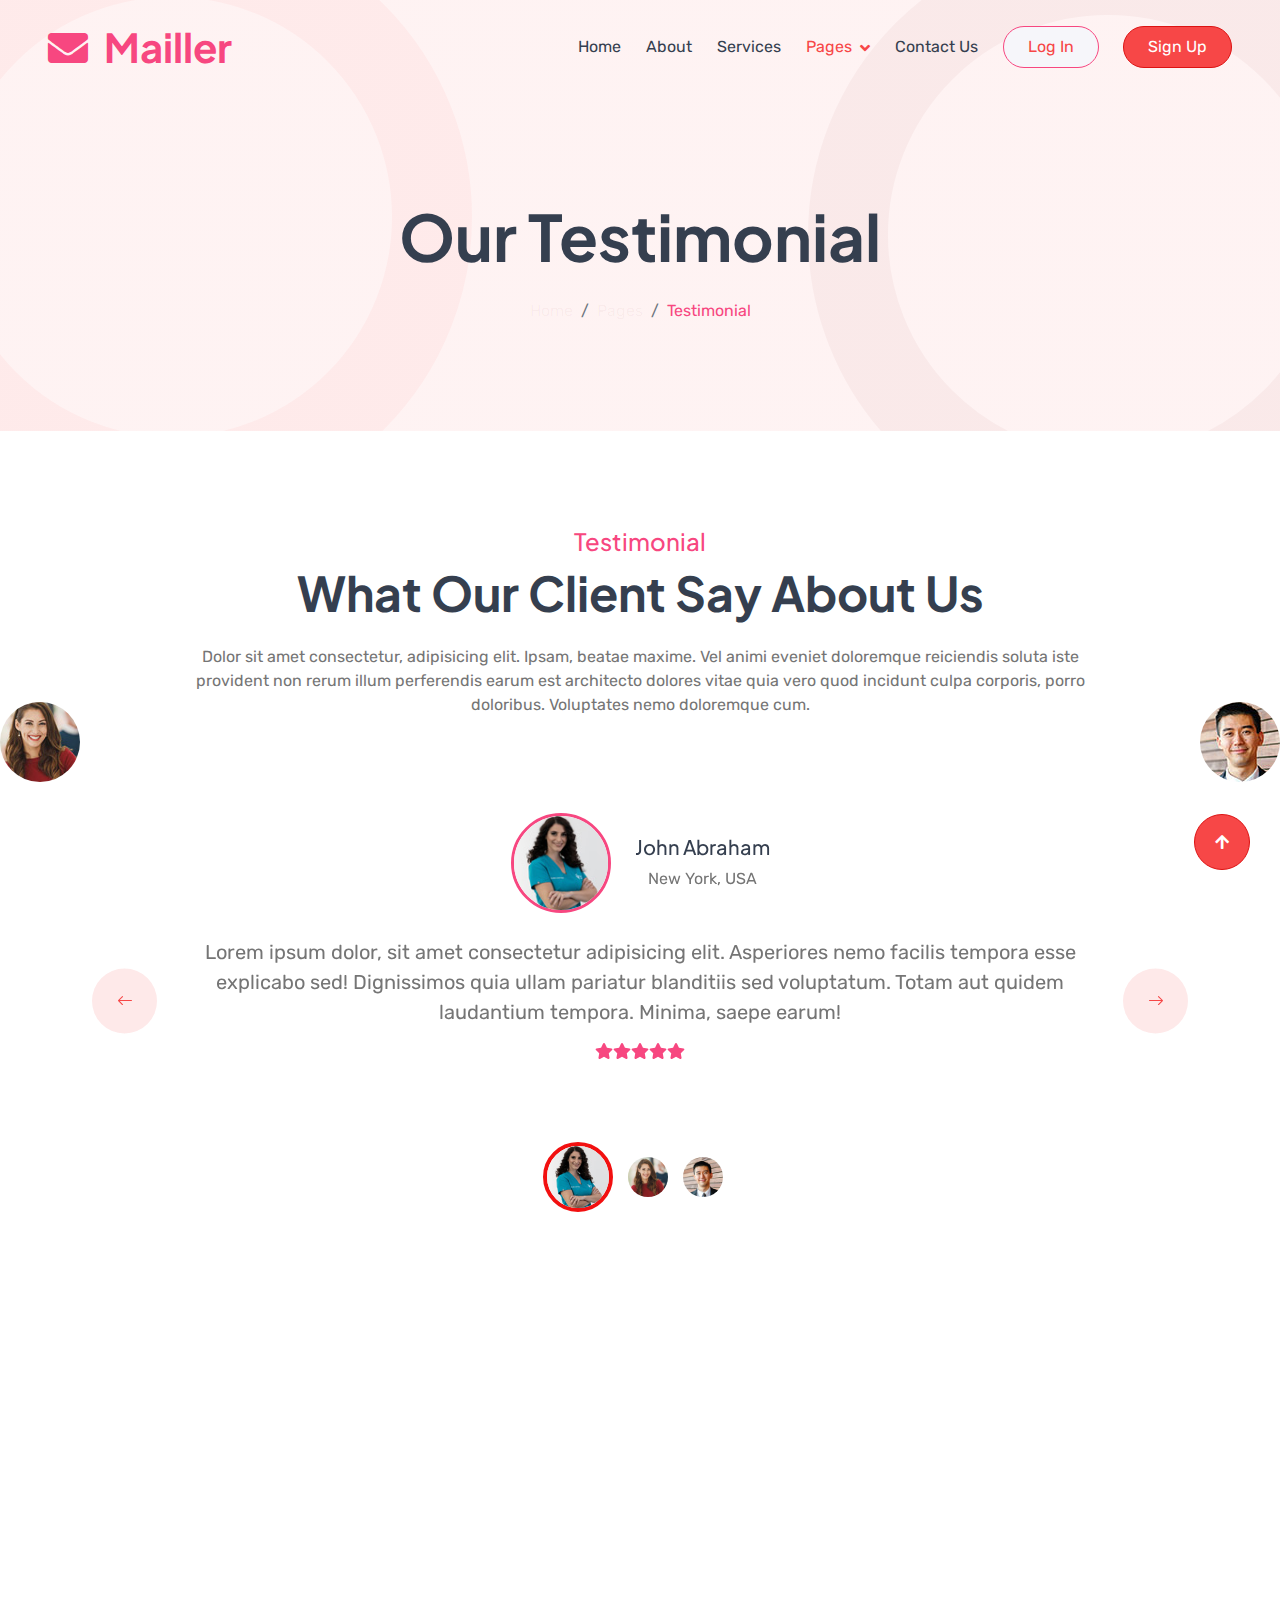
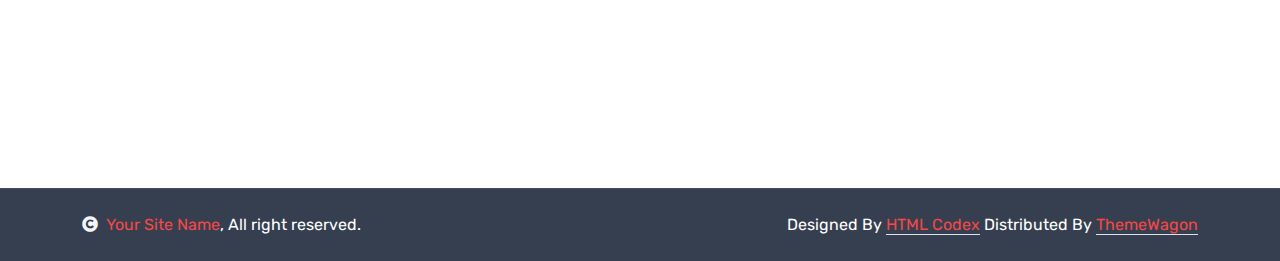
<file: testimonial.html>
<!DOCTYPE html>
<html lang="en">

    <head>
        <meta charset="utf-8">
        <title>Mailler - SaaS Website Template</title>
        <meta content="width=device-width, initial-scale=1.0" name="viewport">
        <meta content="" name="keywords">
        <meta content="" name="description">

        <!-- Google Web Fonts -->
        <link rel="preconnect" href="https://fonts.googleapis.com">
        <link rel="preconnect" href="https://fonts.gstatic.com" crossorigin>
        <link href="https://fonts.googleapis.com/css2?family=Plus+Jakarta+Sans:wght@500;600;700&family=Rubik:wght@400;500&display=swap" rel="stylesheet"> 

        <!-- Icon Font Stylesheet -->
        <link rel="stylesheet" href="https://use.fontawesome.com/releases/v5.15.4/css/all.css"/>
        <link href="https://cdn.jsdelivr.net/npm/bootstrap-icons@1.4.1/font/bootstrap-icons.css" rel="stylesheet">

        <!-- Libraries Stylesheet -->
        <link href="lib/animate/animate.min.css" rel="stylesheet">
        <link href="lib/owlcarousel/assets/owl.carousel.min.css" rel="stylesheet">
        <link href="lib/lightbox/css/lightbox.min.css" rel="stylesheet">


        <!-- Customized Bootstrap Stylesheet -->
        <link href="css/bootstrap.min.css" rel="stylesheet">

        <!-- Template Stylesheet -->
        <link href="css/style.css" rel="stylesheet">
    </head>

    <body>

        <!-- Spinner Start -->
        <div id="spinner" class="show bg-white position-fixed translate-middle w-100 vh-100 top-50 start-50 d-flex align-items-center justify-content-center">
            <div class="spinner-border text-primary" style="width: 3rem; height: 3rem;" role="status">
                <span class="sr-only">Loading...</span>
            </div>
        </div>
        <!-- Spinner End -->


        <!-- Navbar & Hero Start -->
        <div class="container-fluid p-0">
            <nav class="navbar navbar-expand-lg navbar-light bg-transparent px-4 px-lg-5 py-3 py-lg-0">
                <a href="index.html" class="navbar-brand p-0">
                    <h1 class="display-6 text-primary m-0"><i class="fas fa-envelope me-3"></i>Mailler</h1>
                    <!-- <img src="img/logo.png" alt="Logo"> -->
                </a>
                <button class="navbar-toggler" type="button" data-bs-toggle="collapse" data-bs-target="#navbarCollapse">
                    <span class="fa fa-bars"></span>
                </button>
                <div class="collapse navbar-collapse" id="navbarCollapse">
                    <div class="navbar-nav ms-auto py-0">
                        <a href="index.html" class="nav-item nav-link">Home</a>
                        <a href="about.html" class="nav-item nav-link">About</a>
                        <a href="service.html" class="nav-item nav-link">Services</a>
                        <div class="nav-item dropdown">
                            <a href="#" class="nav-link dropdown-toggle active" data-bs-toggle="dropdown">Pages</a>
                            <div class="dropdown-menu m-0">
                                <a href="feature.html" class="dropdown-item">Features</a>
                                <a href="pricing.html" class="dropdown-item">Pricing</a>
                                <a href="blog.html" class="dropdown-item">Blog</a>
                                <a href="testimonial.html" class="dropdown-item active">Testimonial</a>
                                <a href="404.html" class="dropdown-item">404 Page</a>
                            </div>
                        </div>
                        <a href="contact.html" class="nav-item nav-link">Contact Us</a>
                    </div>
                    <a href="#" class="btn btn-light border border-primary rounded-pill text-primary py-2 px-4 me-4">Log In</a>
                    <a href="#" class="btn btn-primary rounded-pill text-white py-2 px-4">Sign Up</a>
                </div>
            </nav>
        </div>
        <!-- Navbar & Hero End -->


         <!-- Header Start -->
         <div class="container-fluid bg-breadcrumb mb-0">
            <ul class="breadcrumb-animation">
                <li></li>
                <li></li>
                <li></li>
                <li></li>
                <li></li>
                <li></li>
                <li></li>
                <li></li>
                <li></li>
                <li></li>
            </ul>
            <div class="container text-center py-5" style="max-width: 900px;">
                <h3 class="display-3 mb-4 wow fadeInDown" data-wow-delay="0.1s">Our Testimonial</h1>
                <ol class="breadcrumb justify-content-center mb-0 wow fadeInDown" data-wow-delay="0.3s">
                    <li class="breadcrumb-item"><a href="index.html">Home</a></li>
                    <li class="breadcrumb-item"><a href="#">Pages</a></li>
                    <li class="breadcrumb-item active text-primary">Testimonial</li>
                </ol>    
            </div>
        </div>
        <!-- Header End -->


        <!-- Testimonial Start -->
        <div class="container-fluid testimonial py-5 bg-white">
            <div class="container py-5">
                <div class="text-center mx-auto mb-5 wow fadeInUp" data-wow-delay="0.1s" style="max-width: 900px;">
                    <h4 class="text-primary">Testimonial</h4>
                    <h1 class="display-5 mb-4">What Our Client Say About Us</h1>
                    <p class="mb-0">Dolor sit amet consectetur, adipisicing elit. Ipsam, beatae maxime. Vel animi eveniet doloremque reiciendis soluta iste provident non rerum illum perferendis earum est architecto dolores vitae quia vero quod incidunt culpa corporis, porro doloribus. Voluptates nemo doloremque cum.
                    </p>
                </div>
                <div class="testimonial-carousel owl-carousel wow zoomInDown" data-wow-delay="0.2s">
                    <div class="testimonial-item" data-dot="<img class='img-fluid' src='img/testimonial-img-1.jpg' alt=''>">
                        <div class="testimonial-inner text-center p-5">
                            <div class="d-flex align-items-center justify-content-center mb-4">
                                <div class="testimonial-inner-img border border-primary border-3 me-4" style="width: 100px; height: 100px; border-radius: 50%;">
                                    <img src="img/testimonial-img-1.jpg" class="img-fluid rounded-circle" alt="">
                                </div>
                                <div>
                                    <h5 class="mb-2">John Abraham</h5>
                                    <p class="mb-0">New York, USA</p>
                                </div>
                            </div>
                            <p class="fs-7">Lorem ipsum dolor, sit amet consectetur adipisicing elit. Asperiores nemo facilis tempora esse explicabo sed! Dignissimos quia ullam pariatur blanditiis sed voluptatum. Totam aut quidem laudantium tempora. Minima, saepe earum!
                            </p>
                            <div class="text-center">
                                <div class="d-flex justify-content-center">
                                    <i class="fas fa-star text-primary"></i>
                                    <i class="fas fa-star text-primary"></i>
                                    <i class="fas fa-star text-primary"></i>
                                    <i class="fas fa-star text-primary"></i>
                                    <i class="fas fa-star text-primary"></i>
                                </div>
                            </div>
                        </div>
                    </div>
                    <div class="testimonial-item" data-dot="<img class='img-fluid' src='img/testimonial-img-2.jpg' alt=''>">
                        <div class="testimonial-inner text-center p-5">
                            <div class="d-flex align-items-center justify-content-center mb-4">
                                <div class="testimonial-inner-img border border-primary border-3 me-4" style="width: 100px; height: 100px; border-radius: 50%;">
                                    <img src="img/testimonial-img-2.jpg" class="img-fluid rounded-circle" alt="">
                                </div>
                                <div>
                                    <h5 class="mb-2">John Abraham</h5>
                                    <p class="mb-0">New York, USA</p>
                                </div>
                            </div>
                            <p class="fs-7">Lorem ipsum dolor, sit amet consectetur adipisicing elit. Asperiores nemo facilis tempora esse explicabo sed! Dignissimos quia ullam pariatur blanditiis sed voluptatum. Totam aut quidem laudantium tempora. Minima, saepe earum!
                            </p>
                            <div class="text-center">
                                <div class="d-flex justify-content-center">
                                    <i class="fas fa-star text-primary"></i>
                                    <i class="fas fa-star text-primary"></i>
                                    <i class="fas fa-star text-primary"></i>
                                    <i class="fas fa-star text-primary"></i>
                                    <i class="fas fa-star text-primary"></i>
                                </div>
                            </div>
                        </div>
                    </div>
                    <div class="testimonial-item" data-dot="<img class='img-fluid' src='img/testimonial-img-3.jpg' alt=''>">
                        <div class="testimonial-inner text-center p-5">
                            <div class="d-flex align-items-center justify-content-center mb-4">
                                <div class="testimonial-inner-img border border-primary border-3 me-4" style="width: 100px; height: 100px; border-radius: 50%;">
                                    <img src="img/testimonial-img-3.jpg" class="img-fluid rounded-circle" alt="">
                                </div>
                                <div>
                                    <h5 class="mb-2">John Abraham</h5>
                                    <p class="mb-0">New York, USA</p>
                                </div>
                            </div>
                            <p class="fs-7">Lorem ipsum dolor, sit amet consectetur adipisicing elit. Asperiores nemo facilis tempora esse explicabo sed! Dignissimos quia ullam pariatur blanditiis sed voluptatum. Totam aut quidem laudantium tempora. Minima, saepe earum!
                            </p>
                            <div class="text-center">
                                <div class="d-flex justify-content-center">
                                    <i class="fas fa-star text-primary"></i>
                                    <i class="fas fa-star text-primary"></i>
                                    <i class="fas fa-star text-primary"></i>
                                    <i class="fas fa-star text-primary"></i>
                                    <i class="fas fa-star text-primary"></i>
                                </div>
                            </div>
                        </div>
                    </div>
                </div>
            </div>
        </div>
        <!-- Testimonial End -->


        <!-- Footer Start -->
        <div class="container-fluid footer py-5 wow fadeIn" data-wow-delay="0.2s">
            <div class="container py-5">
                <div class="row g-5">
                    <div class="col-md-6 col-lg-6 col-xl-3">
                        <div class="footer-item d-flex flex-column">
                            <h4 class="text-dark mb-4">Company</h4>
                            <a href=""> Why Mailler?</a>
                            <a href=""> Our Features</a>
                            <a href=""> Our Portfolio</a>
                            <a href=""> About Us</a>
                            <a href=""> Our Blog & News</a>
                            <a href=""> Get In Touch</a>
                        </div>
                    </div>
                    <div class="col-md-6 col-lg-6 col-xl-3">
                        <div class="footer-item d-flex flex-column">
                            <h4 class="mb-4 text-dark">Quick Links</h4>
                            <a href=""> About Us</a>
                            <a href=""> Contact Us</a>
                            <a href=""> Privacy Policy</a>
                            <a href=""> Terms & Conditions</a>
                            <a href=""> Our Blog & News</a>
                            <a href=""> Our Team</a>
                        </div>
                    </div>
                    <div class="col-md-6 col-lg-6 col-xl-3">
                        <div class="footer-item d-flex flex-column">
                            <h4 class="mb-4 text-dark">Services</h4>
                            <a href=""> All Services</a>
                            <a href=""> Promotional Emails</a>
                            <a href=""> Product Updates</a>
                            <a href=""> Email Marketing</a>
                            <a href=""> Acquistion Emails</a>
                            <a href=""> Retention Emails</a>
                        </div>
                    </div>
                    <div class="col-md-6 col-lg-6 col-xl-3">
                        <div class="footer-item d-flex flex-column">
                            <h4 class="mb-4 text-dark">Contact Info</h4>
                            <a href=""><i class="fa fa-map-marker-alt me-2"></i> 123 Street, New York, USA</a>
                            <a href=""><i class="fas fa-envelope me-2"></i> info@example.com</a>
                            <a href=""><i class="fas fa-phone me-2"></i> +012 345 67890</a>
                            <a href="" class="mb-3"><i class="fas fa-print me-2"></i> +012 345 67890</a>
                            <div class="d-flex align-items-center">
                                <i class="fas fa-share fa-2x text-secondary me-2"></i>
                                <a class="btn-square btn btn-primary rounded-circle mx-1" href=""><i class="fab fa-facebook-f"></i></a>
                                <a class="btn-square btn btn-primary rounded-circle mx-1" href=""><i class="fab fa-twitter"></i></a>
                                <a class="btn-square btn btn-primary rounded-circle mx-1" href=""><i class="fab fa-instagram"></i></a>
                                <a class="btn-square btn btn-primary rounded-circle mx-1" href=""><i class="fab fa-linkedin-in"></i></a>
                            </div>
                        </div>
                    </div>
                </div>
            </div>
        </div>
        <!-- Footer End -->

        
        <!-- Copyright Start -->
        <div class="container-fluid copyright py-4">
            <div class="container">
                <div class="row g-4 align-items-center">
                    <div class="col-md-6 text-center text-md-start mb-md-0">
                        <span class="text-white"><a href="#"><i class="fas fa-copyright text-light me-2"></i>Your Site Name</a>, All right reserved.</span>
                    </div>
                    <div class="col-md-6 text-center text-md-end text-white">
                        <!--/*** This template is free as long as you keep the below author’s credit link/attribution link/backlink. ***/-->
                        <!--/*** If you'd like to use the template without the below author’s credit link/attribution link/backlink, ***/-->
                        <!--/*** you can purchase the Credit Removal License from "https://htmlcodex.com/credit-removal". ***/-->
                        Designed By <a class="border-bottom" href="https://htmlcodex.com">HTML Codex</a> Distributed By <a class="border-bottom" href="https://themewagon.com">ThemeWagon</a>
                    </div>
                </div>
            </div>
        </div>
        <!-- Copyright End -->


        <!-- Back to Top -->
        <a href="#" class="btn btn-primary btn-lg-square back-to-top"><i class="fa fa-arrow-up"></i></a>   

        
    <!-- JavaScript Libraries -->
    <script src="https://ajax.googleapis.com/ajax/libs/jquery/3.6.4/jquery.min.js"></script>
    <script src="https://cdn.jsdelivr.net/npm/bootstrap@5.0.0/dist/js/bootstrap.bundle.min.js"></script>
    <script src="lib/wow/wow.min.js"></script>
    <script src="lib/easing/easing.min.js"></script>
    <script src="lib/waypoints/waypoints.min.js"></script>
    <script src="lib/counterup/counterup.min.js"></script>
    <script src="lib/owlcarousel/owl.carousel.min.js"></script>
    <script src="lib/lightbox/js/lightbox.min.js"></script>
    

    <!-- Template Javascript -->
    <script src="js/main.js"></script>
    </body>

</html>
</file>
<file: css/style.css>
/*** Spinner Start ***/
/*** Spinner ***/
.rounded-image {
    border-radius: 47%; /* Pour un cercle parfait */
    object-fit: cover; /* Ajuste l'image pour remplir le cercle */
}

/* Apply color to all icons in the feature section */
.container-fluid.feature .fa-envelope,
.container-fluid.feature .fa-mail-bulk,
.container-fluid.feature .fa-sitemap,
.container-fluid.feature .fa-tasks,
.container-fluid.feature .fa-newspaper,
.container-fluid.feature .fa-users {
    color: #ff6b6b; /* Replace with your desired color */
}

/* Optional: Add hover effect to change color on hover */
.container-fluid.feature .fa-envelope:hover,
.container-fluid.feature .fa-mail-bulk:hover,
.container-fluid.feature .fa-sitemap:hover,
.container-fluid.feature .fa-tasks:hover,
.container-fluid.feature .fa-newspaper:hover,
.container-fluid.feature .fa-users:hover {
    color: #ae4e4e; /* Replace with a different color for hover effect */
}

.service-icon i,
.feature-content i {
    color: red !important;
}
#spinner {
    opacity: 0;
    visibility: hidden;
    transition: opacity .5s ease-out, visibility 0s linear .5s;
    z-index: 99999;
}

#spinner.show {
    transition: opacity .5s ease-out, visibility 0s linear 0s;
    visibility: visible;
    opacity: 1;
}
/*** Spinner End ***/

.back-to-top {
    position: fixed;
    right: 30px;
    bottom: 30px;
    display: flex;
    width: 45px;
    height: 45px;
    align-items: center;
    justify-content: center;
    transition: 0.5s;
    z-index: 99;
}

/*** Button Start ***/
.btn {
    font-weight: 600;
    transition: .5s;
}

.btn-square {
    width: 32px;
    height: 32px;
}

.btn-sm-square {
    width: 34px;
    height: 34px;
}

.btn-md-square {
    width: 44px;
    height: 44px;
}

.btn-lg-square {
    width: 56px;
    height: 56px;
}

.btn-square,
.btn-sm-square,
.btn-md-square,
.btn-lg-square {
    padding: 0;
    display: flex;
    align-items: center;
    justify-content: center;
    font-weight: normal;
    border-radius: 50%;
}

.btn.btn-primary {
    background: var(--bs-primary) !important;
    color: var(--bs-white) !important;
    font-weight: 400;
    transition: 0.5s;
}

.btn.btn-primary:hover {
    background: var(--bs-white) !important;
    color: var(--bs-primary) !important;
}

.btn.btn-light {
    background: var(--bs-light) !important;
    color: var(--bs-primary) !important;
    font-weight: 400;
    transition: 0.5s;
}

.btn.btn-light:hover {
    background: var(--bs-primary) !important;
    color: var(--bs-light) !important;
}


.RotateMoveLeft {
    position: relative;
    animation: RotateMoveLeft 10s linear infinite;
}

.RotateMoveRight {
    position: relative;
    animation: RotateMoveLeft 10s linear infinite;
}

@keyframes RotateMoveLeft {
    0%   {left: 0px;}
    50%   {left: 40px;}
    100%  {left: 0px;}
}

@keyframes RotateMoveRight {
    0%   {right: 0px;}
    50%   {right: 40px;}
    100%  {right: 0px;}
}


/*** Navbar ***/
.navbar-light .navbar-nav .nav-link {
    margin-right: 25px;
    padding: 35px 0;
    color: var(--bs-dark) !important;
    font-size: 16px;
    font-weight: 400;
    outline: none;
    transition: .5s;
}

.sticky-top.navbar-light .navbar-nav .nav-link {
    padding: 20px 0;
    color: var(--dark) !important;
}

.navbar-light .navbar-nav .nav-link:hover,
.navbar-light .navbar-nav .nav-link.active {
    color: var(--bs-primary) !important;
}

.navbar-light .navbar-brand img {
    max-height: 50px;
    transition: .5s;
}

.sticky-top.navbar-light .navbar-brand img {
    max-height: 45px;
}

.navbar .dropdown-toggle::after {
    border: none;
    content: "\f107";
    font-family: "Font Awesome 5 Free";
    font-weight: 600;
    vertical-align: middle;
    margin-left: 8px;
}

@media (min-width: 1200px) {
    .navbar .nav-item .dropdown-menu {
        display: block;
        visibility: hidden;
        top: 100%;
        transform: rotateX(-75deg);
        transform-origin: 0% 0%;
        border: 0;
        border-radius: 10px;
        transition: .5s;
        opacity: 0;
    }
}

.dropdown .dropdown-menu a:hover {
    background: var(--bs-primary);
    color: var(--bs-white);
}

.navbar .nav-item:hover .dropdown-menu {
    transform: rotateX(0deg);
    visibility: visible;
    background: var(--bs-light) !important;
    transition: .5s;
    opacity: 1;
}

.collapse.navbar-collapse {
    transition: 0.5s;
}

@media (max-width: 992px) {
    nav.bg-transparent {
        position: absolute;
        width: 100%;
        background: transparent !important;
    }

    .navbar.navbar-expand-lg button span {
        position: relative;
        z-index: 99;
    }

    .navbar {
        position: relative;
        background: var(--bs-light);
        z-index: 2;
    }

    .sticky-top.navbar-light {
        position: relative;
        background:  rgba(117, 4, 4, 0.04)!important;
        padding: 0 20px 20px 20px !important;
    }

    .sticky-top.navbar-light {
        background: transparent;
    }

    nav.navbar {
        padding: 0 30px 30px 0;
    }

    .navbar.navbar-expand-lg .navbar-toggler {
        padding: 10px 20px;
        border: 1px solid var(--bs-primary);
        color: 
    }

    .navbar-light .navbar-collapse {
        margin-top: 15px;
        border-top: 1px solid #DDDDDD;
    }

    .navbar-light .navbar-nav .nav-link,
    .sticky-top.navbar-light .navbar-nav .nav-link {
        padding: 10px 0;
        margin-left: 0;
        color:  rgba(117, 4, 4, 0.04);
    }


    .navbar-light .navbar-brand img {
        max-height: 45;
    }

    .hero-header {
        margin-top: -100px !important;
    }
}

@media (min-width: 992px) {
    .navbar-light {
        position: absolute;
        width: 100%;
        top: 0;
        left: 0;
        background: transparent !important;
        z-index: 999;
    }
    
    .sticky-top.navbar-light {
        position: fixed;
        background: var(--bs-light) !important;
    }
}
/*** Navbar End ***/

/*** Single Page Hero Header Start ***/
.bg-breadcrumb {
    position: relative;
    overflow: hidden;
    background: linear-gradient(rgba(242, 16, 16, 0.05), rgba(242, 16, 16, 0.05));
    background-position: center center;
    background-repeat: no-repeat;
    background-size: cover;
    padding: 150px 0 60px 0;
    margin-bottom: 6rem;
    transition: 0.5s;
}

.bg-breadcrumb::after {
    content: "";
    position: absolute;
    bottom: -20%;
    left: -10%;
    width: 600px;
    height: 600px;
    border-radius: 300px;
    border: 80px solid rgba(247, 71, 71, 0.05);
    background: transparent;
    animation: RotateMoveSingle 5s linear infinite;
    z-index: -1;
}

.bg-breadcrumb .breadcrumb {
    position: relative;
    z-index: 2;
}


@keyframes RotateMoveSingle {
    0% {
        -webkit-transform: rotateZ(0deg) rotate(0deg) translate3d(0, 1%, 0) rotateZ(0deg);
        transform: rotateZ(0deg) rotate(0deg) translate3d(0, 1%, 0) rotateZ(0deg);
    }
      100% {
        -webkit-transform: rotateZ(360deg) rotate(360deg) translate3d(0, 1%, 0) rotateZ(-360deg);
        transform: rotateZ(360deg) rotate(360deg) translate3d(0, 1%, 0) rotateZ(-360deg);
    }

    0% {bottom: 0px;}
    50%   {left: -10px;}
    75%   {bottom: 10%;}
    100%  {bottom: 0px;}
}

.bg-breadcrumb::before {
    content: "";
    position: absolute;
    top: -15%;
    right: -10%;
    width: 600px;
    height: 600px;
    border-radius: 300px;
    border: 80px solid rgba(117, 4, 4, 0.04);
    background: transparent;
    animation: RotateMoveSingle 5s linear infinite;
    z-index: -1;
}

@keyframes RotateMoveSingle {
    0% {
        -webkit-transform: rotateZ(0deg) rotate(0deg) translate3d(0, 1%, 0) rotateZ(0deg);
        transform: rotateZ(0deg) rotate(0deg) translate3d(0, 1%, 0) rotateZ(0deg);
    }
      100% {
        -webkit-transform: rotateZ(360deg) rotate(360deg) translate3d(0, 1%, 0) rotateZ(-360deg);
        transform: rotateZ(360deg) rotate(360deg) translate3d(0, 1%, 0) rotateZ(-360deg);
    }

    0% {top: 0px;}
    50%   {top: 10%;}
    100%  {top: 0px;}
}

@media (max-width: 992px) {
    .bg-breadcrumb {
        padding-top: 100px !important;
    }
}

.bg-breadcrumb .breadcrumb-item a {
   color:  rgba(117, 4, 4, 0.04);
}


.breadcrumb-animation {
    position: absolute;
    top: 0;
    left: 0;
    width: 100%;
    height: 100%;
    overflow: hidden;
}

.breadcrumb-animation li {
    position: absolute;
    display: block;
    list-style: none;
    width: 20px;
    height: 20px;
    background: rgba(242, 16, 16, 0.07);
    animation: animate 25s linear infinite;
    bottom: -150px;
    
}

.breadcrumb-animation li:nth-child(1) {
    left: 25%;
    width: 80px;
    height: 80px;
    animation-delay: 0s;
}


.breadcrumb-animation li:nth-child(2) {
    left: 10%;
    width: 20px;
    height: 20px;
    animation-delay: 2s;
    animation-duration: 12s;
}

.breadcrumb-animation li:nth-child(3) {
    left: 70%;
    width: 20px;
    height: 20px;
    animation-delay: 4s;
}

.breadcrumb-animation li:nth-child(4) {
    left: 40%;
    width: 60px;
    height: 60px;
    animation-delay: 0s;
    animation-duration: 18s;
}

.breadcrumb-animation li:nth-child(5) {
    left: 65%;
    width: 20px;
    height: 20px;
    animation-delay: 0s;
}

.breadcrumb-animation li:nth-child(6) {
    left: 75%;
    width: 110px;
    height: 110px;
    animation-delay: 3s;
}

.breadcrumb-animation li:nth-child(7) {
    left: 35%;
    width: 150px;
    height: 150px;
    animation-delay: 7s;
}

.breadcrumb-animation li:nth-child(8) {
    left: 50%;
    width: 25px;
    height: 25px;
    animation-delay: 15s;
    animation-duration: 45s;
}

.breadcrumb-animation li:nth-child(9) {
    left: 20%;
    width: 15px;
    height: 15px;
    animation-delay: 2s;
    animation-duration: 35s;
}

.breadcrumb-animation li:nth-child(10) {
    left: 85%;
    width: 150px;
    height: 150px;
    animation-delay: 0s;
    animation-duration: 11s;
}

@keyframes animate {

    0%{
        transform: translateY(0) rotate(0deg);
        opacity: 1;
        border-radius: 0;
    }

    100%{
        transform: translateY(-1000px) rotate(720deg);
        opacity: 0;
        border-radius: 50%;
    }

}
/*** Single Page Hero Header End ***/


/*** Hearo Header Start ***/
.header::after {
    position: absolute;
    content: "";
    top: 0;
    right: 0;
    width: 60%;
    height: 100%;
    background: var(--bs-light);
    border-radius: 22% 78% 33% 67% / 32% 0% 100% 68%;
    animation: bgMove 5s linear infinite;
    z-index: -1;
}

@keyframes bgMove {
    0%   {right: 0px;}
    50%   {right: 20px;}
    100%  {right: 0px;}
}

.header::before {
    content: "";
    position: absolute;
    bottom: -9%;
    left: -7%;
    width: 400px;
    height: 400px;
    border-radius: 200px;
    border: 30px solid rgba(242, 30, 30, 0.05);
    background: transparent;
    animation: RotateMoveHeader 5s linear infinite;
    z-index: -1;

}

@keyframes RotateMoveHeader {
    0% {
        -webkit-transform: rotateZ(0deg) rotate(0deg) translate3d(0, 1%, 0) rotateZ(0deg);
        transform: rotateZ(0deg) rotate(0deg) translate3d(0, 1%, 0) rotateZ(0deg);
    }
      100% {
        -webkit-transform: rotateZ(360deg) rotate(360deg) translate3d(0, 1%, 0) rotateZ(-360deg);
        transform: rotateZ(360deg) rotate(360deg) translate3d(0, 1%, 0) rotateZ(-360deg);
    }


    0% {bottom: 0px;}
    50%   {left: -10px;}
    75%   {bottom: 9%;}
    100%  {bottom: 0px;}
}

.hero-header {
    padding-top: 160px;
    padding-bottom: 100px;
    position: relative;
}

.hero-header::after {
    content: "";
    position: absolute;
    left: 100px;
    bottom: 100px;
    width: 58px;
    height: 50px;
    background: url(../img/sty-1.png) center center no-repeat;
    animation: RotateMoveSty-3 45s linear infinite;
    transition: 0.5s;
    z-index: -1;
    
}

@keyframes RotateMoveSty-3 {
    0%   {left: 100px;}
    40%   {bottom: -0px;}
    50%   {left: 700px;}
    70%   {bottom: 500px;}
    80%   {left: 400px;}
    95%   {bottom: -0px;}
    100%  {left: 100px;}
}

.hero-header::before {
    content: "";
    position: absolute;
    left: 100px;
    bottom: 100px;
    width: 300px;
    height: 300px;
    border-radius: 150px;
    border: 30px solid rgba(189, 19, 19, 0.05);
    background: transparent;
    animation: RotateMoveSty-4 45s linear infinite;
    transition: 0.5s;
    z-index: -1;
    
}

@keyframes RotateMoveSty-4 {
    0%   {left: 100px;}
    40%   {bottom: -0px;}
    50%   {left: 700px;}
    70%   {bottom: 500px;}
    80%   {left: 400px;}
    95%   {bottom: -0px;}
    100%  {left: 100px;}
}


.hero-header .rotate-img {
    position: absolute;
    top: 70px;
    left: 20px;
}

.hero-header .rotate-img .rotate-sty-2 {
    position: absolute;
    top: 100px;
    left: 50px;
    width: 50px;
    height: 50px;
    border-radius: 30px;
    border: 5px solid rgba(240, 43, 43, 0.1);
    background: transparent;
    animation: RotateMoveSty-2 45s linear infinite;
    transition: 0.5s;

}

@keyframes RotateMoveSty-2 {
    0%   {left: 0px;}
    40%   {top: -30px;}
    50%   {left: 500px;}
    70%   {top: 200px;}
    80%   {left: 100px;}
    95%   {top: -30px;}
    100%  {left: 0px;}
}

.hero-header .rotate-img img {
    position: relative;
    animation: RotateMove 30s linear infinite;
    z-index: -1;
}

@keyframes RotateMove {
    0%   {left: 0px;}
    50%   {left: 200px;}
    100%  {left: 0px;}
}


@media (max-width: 992px) {
    .hero-header {
        padding-top: 280px;
        
    }

    .hero-header .rotate-img img {
        margin-top: 100px;
    }
   
}
/*** Hero Header End ***/


/*** Service Start ***/
.service .service-item {
    box-shadow: 0 0 45px rgba(146, 3, 3, 0.1);
}

.service .service-item,
.service .service-item .service-icon,
.service .service-item a {
    transition: 0.5s;
}

.service .service-item:hover {
    background: rgba(226, 8, 8, 0.09);
    border: 1px ;
}


.service .service-item:hover .service-icon,
.service .service-item:hover a {
    background: var(--bs-white) !important;
}

.service .service-item:hover a:hover {
    background: var(--bs-primary) !important;
    color: var(--bs-white);
}

/*** Service End ***/


/*** Features Start ***/
.feature .feature-img {
    background: var(--bs-light);
    border-radius: 58% 42% 21% 79% / 30% 29% 71% 70%;
}
/*** Features End ***/


/*** Pricing Start ***/
.price .price-item {
    position: relative;
    overflow: hidden;
    transition: 0.5s;
}

.price .price-item:hover {
    background: var(--bs-white) !important;
    box-shadow: 0 0 45px rgba(174, 2, 2, 0.2);
}

.price .price-item .pice-item-offer {
    position: absolute;
    width: 200px;
    height: 110px;
    top: -45px;
    right: -80px;
    background: var(--bs-primary) !important;
    color: var(--bs-white);
    transform: rotate(42deg);
    display: flex;
    align-items: end;
    justify-content: center;
    padding-bottom: 10px;
}
/*** Pricing End ***/


/*** Blog Start ***/
.blog .blog-item {
    border-radius: 10px;
}

.blog .blog-item .blog-img {
    position: relative;
    overflow: hidden;
    background: rgba(227, 21, 21, 0.2);
    border-top-right-radius: 10px;
    border-top-left-radius: 10px;
}

.blog .blog-item .blog-img .blog-info {
    position: absolute;
    width: 100%;
    height: 100%;
    bottom: 0;
    left: 0;
    padding: 20px;
    background: rgba(227, 7, 7, 0.2);
    color: var(--bs-white) !important;
    display: flex;
    align-items: end;
    justify-content: space-between;
    transition: 0.5s;
}

.blog .blog-item .blog-img:hover .blog-info {
    background: rgba(179, 6, 6, 0.4);
}


.blog .blog-item .blog-content {
    border-bottom-left-radius: 10px;
    border-bottom-right-radius: 10px;
}

.blog .blog-item .blog-img img {
    transition: 0.5s;
}

.blog .blog-item .blog-img:hover img {
    transform: scale(1.3);
}
/*** Blog End ***/


/*** Testimonial Start ***/
.testimonial {
    position: relative;
    background: var(--bs-light);
    overflow: hidden;
    z-index: 1;
}
.testimonial::after {
    content: "";
    position: absolute;
    top: 30%;
    left: 0;
    width: 80px;
    height: 80px;
    border-radius: 40px;
    background: url(../img/testimonial-img-2.jpg) center center no-repeat;
    animation: TestimonialMoveLeft 100s linear infinite;
    z-index: -1;

}

.testimonial::before {
    content: "";
    position: absolute;
    top: 30%;
    right: 0;
    width: 80px;
    height: 80px;
    border-radius: 40px;
    background: url(../img/testimonial-img-3.jpg) center center no-repeat;
    animation: TestimonialMoveRight 100s linear infinite;
    z-index: -1;

}

@keyframes TestimonialMoveLeft {
    0%   {left: 0px;}
    25%   {top: 100px;}
    50%   {left: 100%;}
    75%   {top: 80%;}
    100%  {left: 0px;}
}

@keyframes TestimonialMoveRight {
    0%   {right: 0px;}
    25%   {top: 100px;}
    50%   {right: 100%;}
    75%   {top: 80%;}
    100%  {right: 0px;}
}

.testimonial .testimonial-carousel.owl-carousel {
    position: relative;
    padding: 0 35px;
    transition: 0.5s;
}

.testimonial .testimonial-carousel .owl-nav .owl-prev {
    position: absolute;
    top: 50%;
    left: 10px;
    transform: translateY(-50%);
    width: 65px;
    height: 65px;
    border-radius: 40px;
    display: flex;
    align-items: center;
    justify-content: center;
    background: rgba(242, 16, 16, 0.09);
    color: var(--bs-primary);
    transition: 0.5s;
}

.testimonial .testimonial-carousel .owl-nav .owl-next {
    position: absolute;
    top: 50%;
    right: 10px;
    transform: translateY(-50%);
    width: 65px;
    height: 65px;
    border-radius: 40px;
    display: flex;
    align-items: center;
    justify-content: center;
    background: rgba(242, 16, 16, 0.09);
    color: var(--bs-primary);
    transition: 0.5s;
}


.testimonial .testimonial-carousel .owl-nav .owl-prev:hover,
.testimonial .testimonial-carousel .owl-nav .owl-next:hover {
    background: var(--bs-primary);
    color: var(--bs-white) !important;
}


.testimonial-carousel .owl-dots {
    width: 100%;
    height: 120px;
    display: flex;
    align-items: center;
    justify-content: center;
    margin-top: 10px;
    transition: 0.5s;
}

.testimonial-carousel .owl-dots .owl-dot img {
    width: 40px;
    height: 40px;
    border-radius: 20px;
    margin-right: 15px;
    transition: 0.5s;
}

.testimonial-carousel .owl-dots .owl-dot.active img {
    width: 70px;
    height: 70px;
    border-radius: 40px;
    border: 4px solid var(--bs-secondary);
}

@media (min-width: 900px) {
    .testimonial .testimonial-carousel .testimonial-item .testimonial-inner p.fs-7 {
        font-size: 20px;
    }
}

@media (max-width: 576px) {
    .testimonial .testimonial-carousel.owl-carousel {
        padding: 0;
    }

    .testimonial .testimonial-carousel .owl-nav .owl-prev {
        margin-top: -250px;
        margin-left: -15px;
    }

    .testimonial .testimonial-carousel .owl-nav .owl-next {
        margin-top: -250px;
        margin-right: -15px;
    }
}
/*** Testimonial End ***/

/*** Contact Start ***/
.contact {
    position: relative;
    overflow: hidden;
    transition: 0.5s;
    z-index: 1;
}

.contact::after {
    content: "";
    position: absolute;
    top: 10%;
    left: -1%;
    width: 400px;
    height: 400px;
    border-radius: 200px;
    border: 60px solid rgba(163, 6, 6, 0.05);
    background: transparent;
    animation: ContactMoveLeft 50s linear infinite;
    z-index: 1;
}

@keyframes ContactMoveLeft {
    0%   {left: 0px;}
    25%   {top: 100px;}
    50%   {left: 90%;}
    75%   {top: 80%;}
    100%  {left: 0px;}
}

.contact::before {
    content: "";
    position: absolute;
    top: 10%;
    right: -1%;
    width: 400px;
    height: 400px;
    border-radius: 200px;
    border: 60px solid rgba(176, 12, 12, 0.05);
    background: transparent;
    animation: ContactMoveRight 50s linear infinite;
    z-index: 1;
}

@keyframes ContactMoveRight {
    0%   {right: 0px;}
    25%   {top: 100px;}
    50%   {right: 90%;}
    75%   {top: 80%;}
    100%  {right: 0px;}
}
/*** Contact End ***/


/*** Footer Start ***/
.footer {
    background: linear-gradient(rgba(242, 16, 16, 0.05), rgba(141, 3, 3, 0.05));
    background-position: center center;
    background-repeat: no-repeat;
    background-size: cover;
}
.footer .footer-item a {
    line-height: 35px;
    color: var(--bs-dark);
    transition: 0.5s;
}

.footer .footer-item p {
    line-height: 35px;
}

.footer .footer-item a:hover {
    letter-spacing: 2px;
    color: var(--bs-primary);
}

/*** Footer End ***/

/*** copyright Start ***/
.copyright {
    border-top: 1px solid rgba(255, 255, 255, 0.08);
    background: var(--bs-dark) !important;
}
/*** copyright end ***/
</file>
